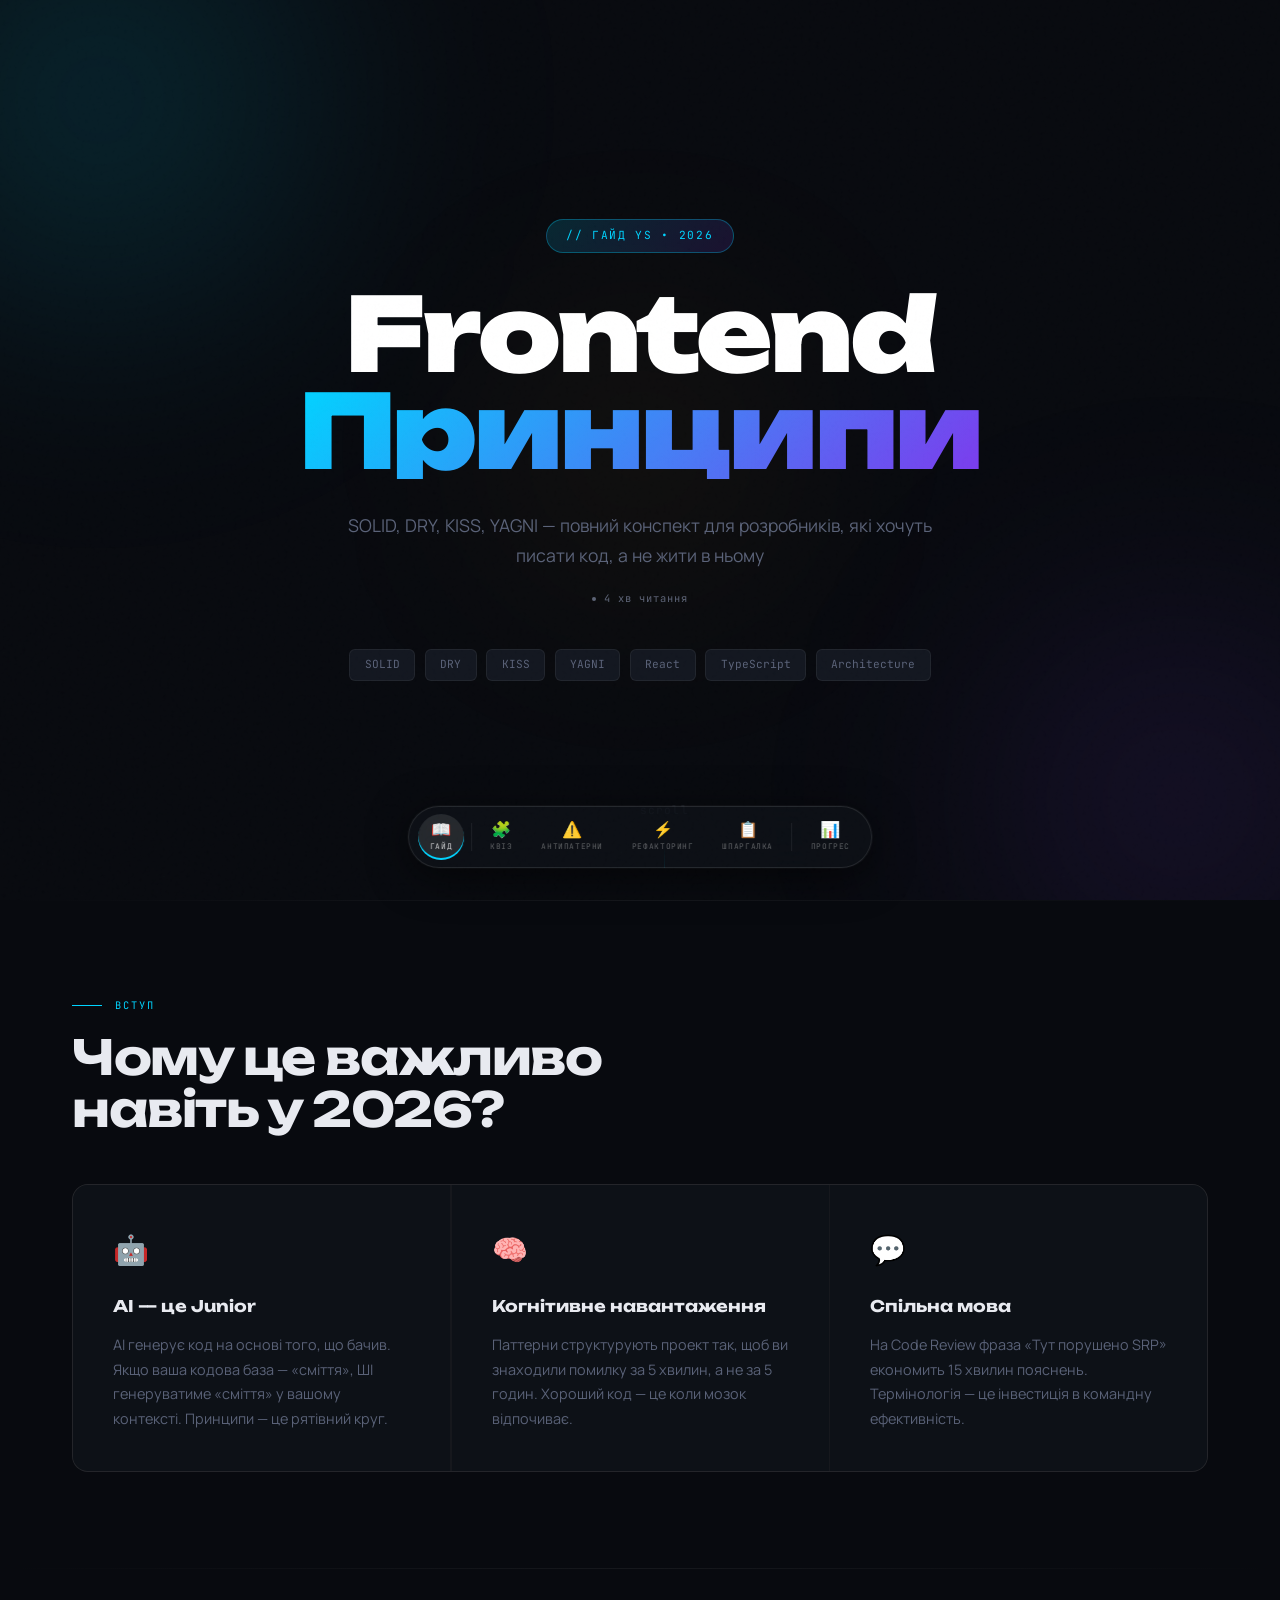
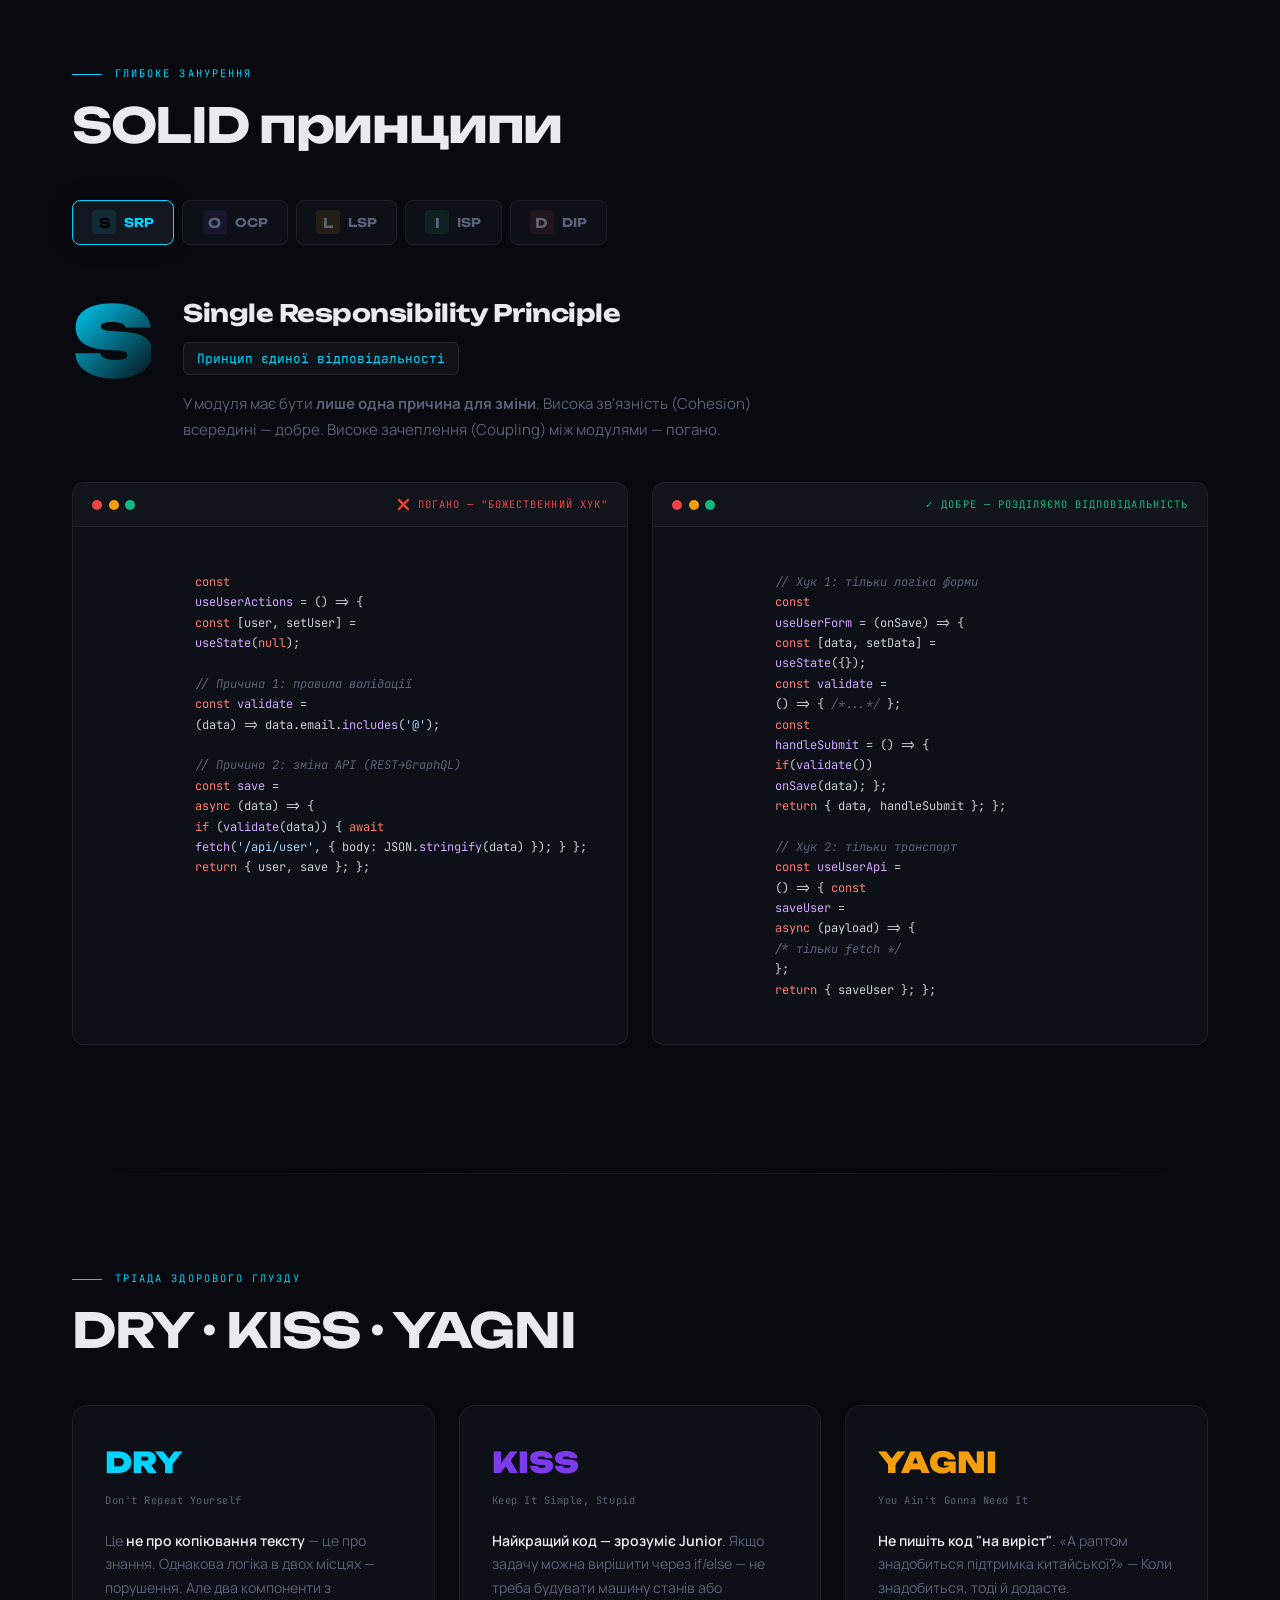
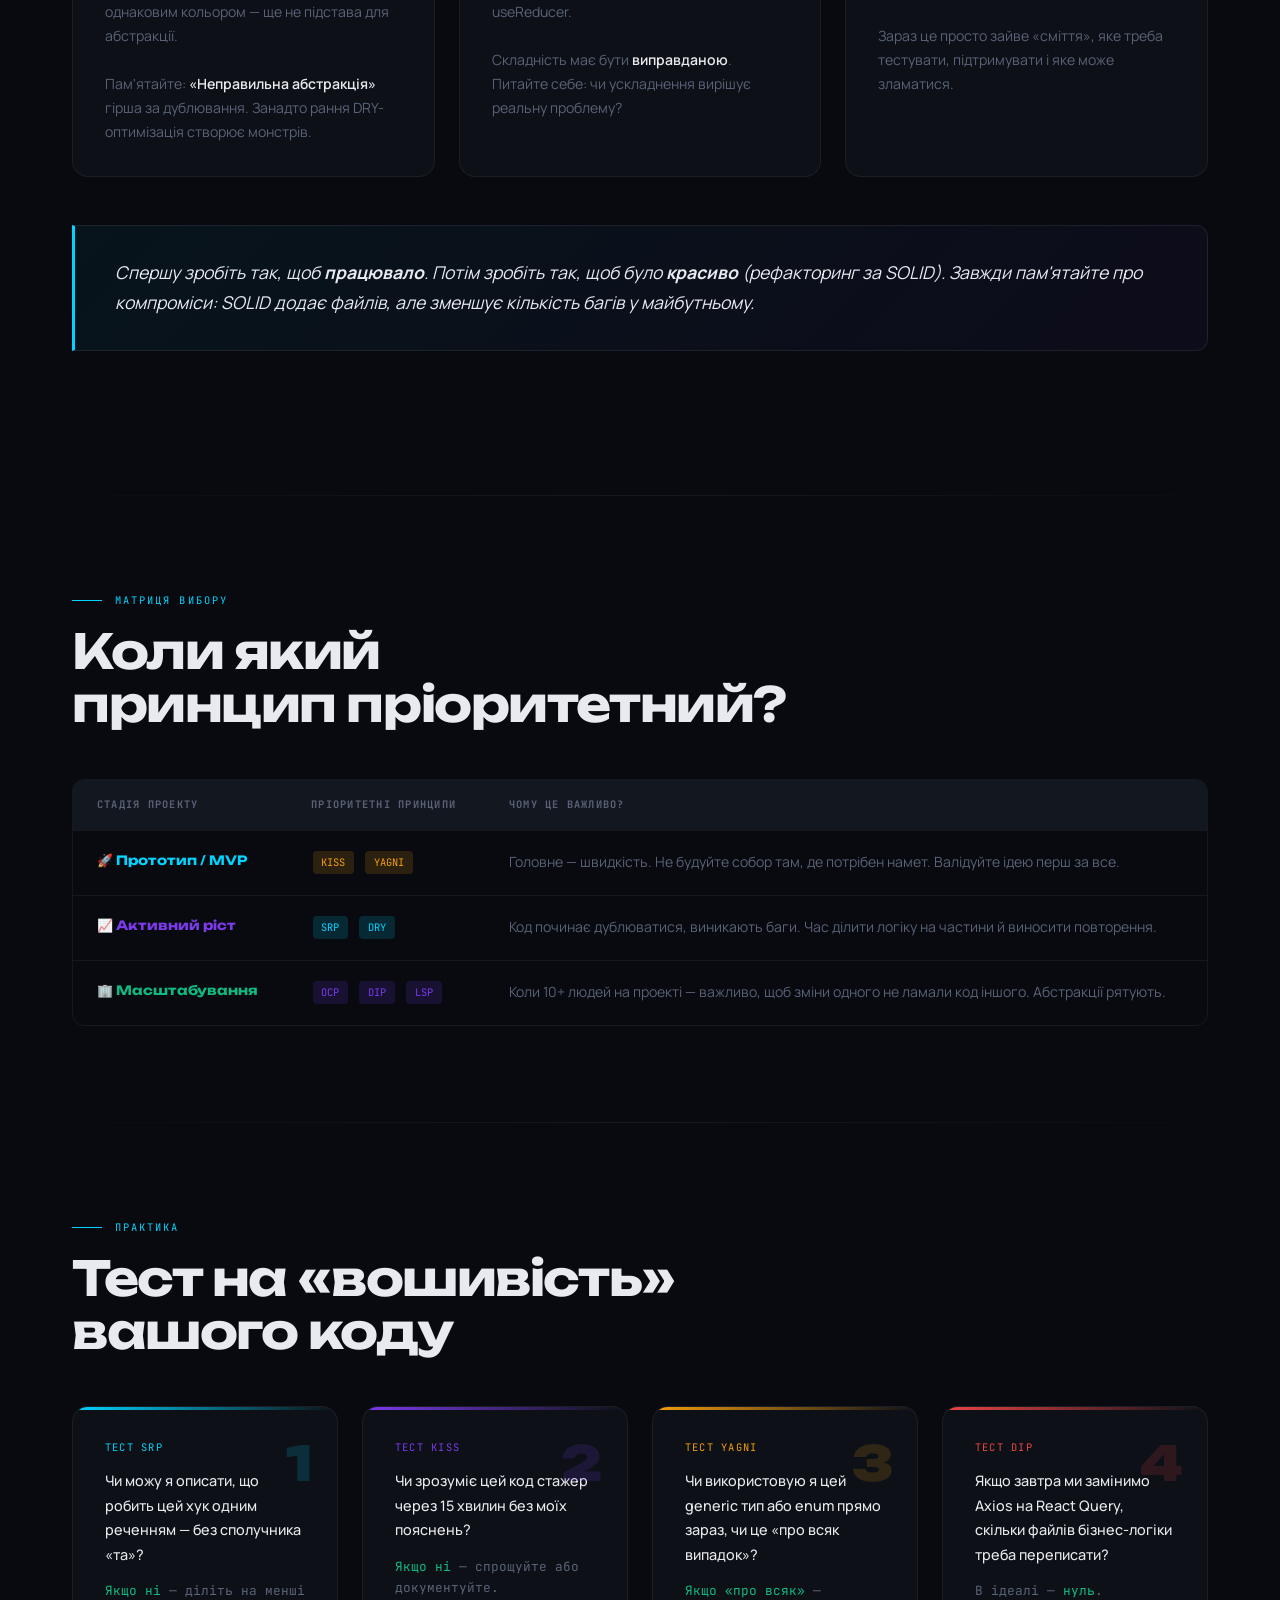
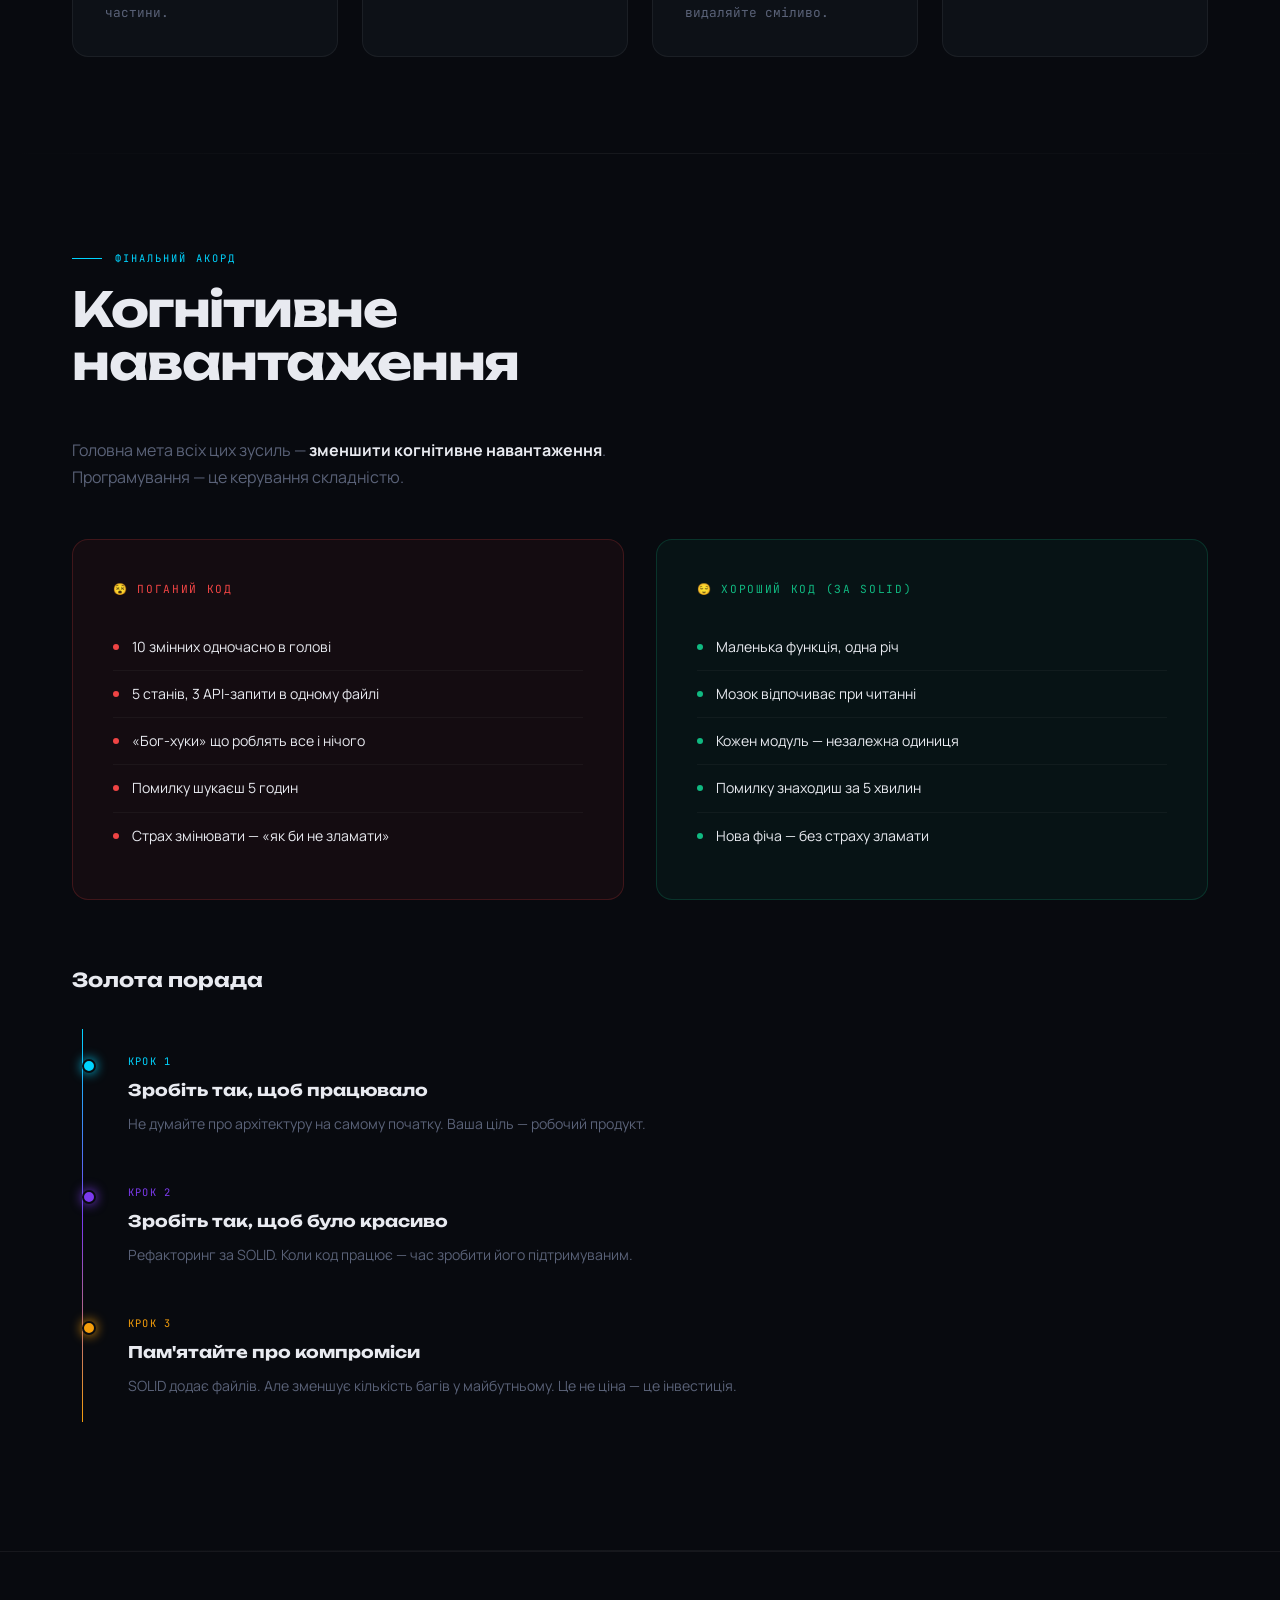
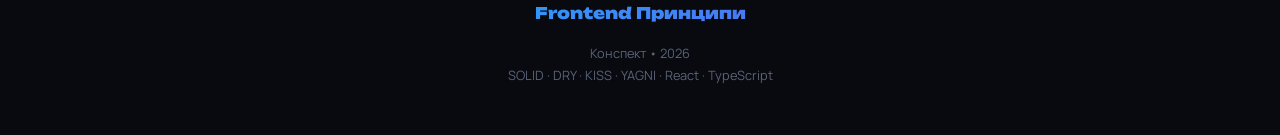
<file: index.html>
<!doctype html>
<html lang="uk">
  <head>
    <meta charset="UTF-8" />
    <meta name="viewport" content="width=device-width, initial-scale=1.0" />
    <title>Frontend Принципи</title>
    <link
      href="https://fonts.googleapis.com/css2?family=Unbounded:wght@300;400;700;900&family=JetBrains+Mono:wght@300;400;500&family=Manrope:wght@300;400;500;600&display=swap"
      rel="stylesheet"
    />
    <link rel="stylesheet" href="index.css" />
  </head>
  <body data-current="index">
    <!-- HERO -->
    <section class="hero">
      <div class="hero-orb hero-orb-1"></div>
      <div class="hero-orb hero-orb-2"></div>
      <div class="hero-orb hero-orb-3"></div>
      <div>
        <div class="hero-badge">// Гайд YS • 2026</div>
        <h1 class="hero-title">
          <span class="line1">Frontend</span>
          <span class="line2">Принципи</span>
        </h1>
        <p class="hero-sub">
          SOLID, DRY, KISS, YAGNI — повний конспект для розробників, які хочуть
          писати код, а не жити в ньому
        </p>
        <div class="read-time">
          <span class="read-time-dot"></span><span id="read-time-val">—</span>
        </div>

        <div class="hero-chips">
          <a class="chip" href="#solid">SOLID</a>
          <a class="chip" href="#trio">DRY</a>
          <a class="chip" href="#trio">KISS</a>
          <a class="chip" href="#trio">YAGNI</a>
          <a class="chip" href="#solid">React</a>
          <a class="chip" href="#solid">TypeScript</a>
          <a class="chip" href="#matrix">Architecture</a>
        </div>
      </div>
      <a class="scroll-hint" href="#why" style="text-decoration: none">
        <span>scroll</span>
        <div class="arrow"></div>
      </a>
    </section>

    <div class="divider"></div>

    <!-- WHY -->
    <section class="section" id="why">
      <div class="section-label">Вступ</div>
      <h2 class="section-title">Чому це важливо<br />навіть у 2026?</h2>
      <div class="why-grid">
        <div class="why-card" data-accent="cyan">
          <div class="why-icon">🤖</div>
          <div class="why-title">AI — це Junior</div>
          <p class="why-text">
            AI генерує код на основі того, що бачив. Якщо ваша кодова база —
            «сміття», ШІ генеруватиме «сміття» у вашому контексті. Принципи — це
            рятівний круг.
          </p>
        </div>
        <div class="why-card" data-accent="purple">
          <div class="why-icon">🧠</div>
          <div class="why-title">Когнітивне навантаження</div>
          <p class="why-text">
            Паттерни структурують проект так, щоб ви знаходили помилку за 5
            хвилин, а не за 5 годин. Хороший код — це коли мозок відпочиває.
          </p>
        </div>
        <div class="why-card" data-accent="amber">
          <div class="why-icon">💬</div>
          <div class="why-title">Спільна мова</div>
          <p class="why-text">
            На Code Review фраза «Тут порушено SRP» економить 15 хвилин
            пояснень. Термінологія — це інвестиція в командну ефективність.
          </p>
        </div>
      </div>
    </section>

    <div class="divider"></div>

    <!-- SOLID -->
    <section class="section" id="solid">
      <div class="section-label">Глибоке занурення</div>
      <h2 class="section-title">SOLID принципи</h2>

      <!-- NAV -->
      <div class="solid-nav" id="solid-nav">
        <button
          class="solid-btn active"
          data-target="srp"
          style="--btn-color: #00d4ff"
        >
          <span class="letter" style="background: rgba(0, 212, 255, 0.1)"
            >S</span
          >
          SRP
        </button>
        <button
          class="solid-btn"
          data-target="ocp"
          style="--btn-color: #7c3aed"
        >
          <span class="letter" style="background: rgba(124, 58, 237, 0.1)"
            >O</span
          >
          OCP
        </button>
        <button
          class="solid-btn"
          data-target="lsp"
          style="--btn-color: #f59e0b"
        >
          <span class="letter" style="background: rgba(245, 158, 11, 0.1)"
            >L</span
          >
          LSP
        </button>
        <button
          class="solid-btn"
          data-target="isp"
          style="--btn-color: #10b981"
        >
          <span class="letter" style="background: rgba(16, 185, 129, 0.1)"
            >I</span
          >
          ISP
        </button>
        <button
          class="solid-btn"
          data-target="dip"
          style="--btn-color: #ef4444"
        >
          <span class="letter" style="background: rgba(239, 68, 68, 0.1)"
            >D</span
          >
          DIP
        </button>
      </div>

      <!-- SRP -->
      <div class="solid-panel active" id="panel-srp">
        <div class="solid-header" style="--panel-color: #00d4ff">
          <div class="solid-letter-big">S</div>
          <div class="solid-info">
            <div class="solid-name">Single Responsibility Principle</div>
            <div class="solid-tagline">Принцип єдиної відповідальності</div>
            <p class="solid-desc">
              У модуля має бути <strong>лише одна причина для зміни</strong>.
              Висока зв'язність (Cohesion) всередині — добре. Високе зачеплення
              (Coupling) між модулями — погано.
            </p>
          </div>
        </div>
        <div class="solid-row">
          <div class="code-block">
            <div class="code-header">
              <div class="code-dots">
                <span></span><span></span><span></span>
              </div>
              <div class="code-label bad">❌ ПОГАНО — "Божественний хук"</div>
            </div>
            <div class="code-body">
              <span class="kw">const</span>
              <span class="fn">useUserActions</span> = () => {
              <span class="kw">const</span> [user, setUser] =
              <span class="fn">useState</span>(<span class="kw">null</span>);

              <span class="cm">// Причина 1: правила валідації</span>
              <span class="kw">const</span> <span class="fn">validate</span> =
              (data) => data.email.<span class="fn">includes</span>(<span
                class="str"
                >'@'</span
              >);

              <span class="cm">// Причина 2: зміна API (REST→GraphQL)</span>
              <span class="kw">const</span> <span class="fn">save</span> =
              <span class="kw">async</span> (data) => {
              <span class="kw">if</span> (<span class="fn">validate</span
              >(data)) { <span class="kw">await</span>
              <span class="fn">fetch</span>(<span class="str">'/api/user'</span
              >, { body: JSON.<span class="fn">stringify</span>(data) }); } };
              <span class="kw">return</span> { user, save }; };
            </div>
          </div>
          <div class="code-block">
            <div class="code-header">
              <div class="code-dots">
                <span></span><span></span><span></span>
              </div>
              <div class="code-label good">
                ✓ ДОБРЕ — Розділяємо відповідальність
              </div>
            </div>
            <div class="code-body">
              <span class="cm">// Хук 1: тільки логіка форми</span>
              <span class="kw">const</span>
              <span class="fn">useUserForm</span> = (onSave) => {
              <span class="kw">const</span> [data, setData] =
              <span class="fn">useState</span>({});
              <span class="kw">const</span> <span class="fn">validate</span> =
              () => { <span class="cm">/*...*/</span> };
              <span class="kw">const</span>
              <span class="fn">handleSubmit</span> = () => {
              <span class="kw">if</span>(<span class="fn">validate</span>())
              <span class="fn">onSave</span>(data); };
              <span class="kw">return</span> { data, handleSubmit }; };

              <span class="cm">// Хук 2: тільки транспорт</span>
              <span class="kw">const</span> <span class="fn">useUserApi</span> =
              () => { <span class="kw">const</span>
              <span class="fn">saveUser</span> =
              <span class="kw">async</span> (payload) => {
              <span class="cm">/* тільки fetch */</span>
              };
              <span class="kw">return</span> { saveUser }; };
            </div>
          </div>
        </div>
      </div>

      <!-- OCP -->
      <div class="solid-panel" id="panel-ocp">
        <div class="solid-header" style="--panel-color: #7c3aed">
          <div class="solid-letter-big" style="--panel-color: #7c3aed">O</div>
          <div class="solid-info">
            <div class="solid-name">Open/Closed Principle</div>
            <div class="solid-tagline">Принцип відкритості/закритості</div>
            <p class="solid-desc">
              Сутності мають бути
              <strong
                >відкриті для розширення, але закриті для модифікації</strong
              >. Нова фіча — без торкання старого робочого коду.
            </p>
          </div>
        </div>
        <div class="solid-row">
          <div class="code-block">
            <div class="code-header">
              <div class="code-dots">
                <span></span><span></span><span></span>
              </div>
              <div class="code-label bad">❌ ПОГАНО — Редагуємо щоразу</div>
            </div>
            <div class="code-body">
              <span class="cm">// При кожній новій ролі — лізем сюди</span>
              <span class="kw">const</span>
              <span class="fn">checkAccess</span> = (user) => {
              <span class="kw">if</span> (user.role <span class="op">===</span>
              <span class="str">'admin'</span>) <span class="kw">return</span>
              <span class="kw">true</span>;
              <span class="kw">if</span> (user.role <span class="op">===</span>
              <span class="str">'editor'</span>)
              <span class="kw">return</span> user.hasPermission;
              <span class="kw">if</span> (user.role <span class="op">===</span>
              <span class="str">'guest'</span>) <span class="kw">return</span>
              <span class="kw">false</span>; };
            </div>
          </div>
          <div class="code-block">
            <div class="code-header">
              <div class="code-dots">
                <span></span><span></span><span></span>
              </div>
              <div class="code-label good">
                ✓ ДОБРЕ — Стратегія через конфіг
              </div>
            </div>
            <div class="code-body">
              <span class="cm">// Нова роль = просто нове поле</span>
              <span class="kw">const</span> ROLES_STRATEGY = {
              <span class="fn">admin</span>: () => <span class="kw">true</span>,
              <span class="fn">editor</span>: (user) => user.hasPermission,
              <span class="fn">guest</span>: () =>
              <span class="kw">false</span>,
              <span class="cm">// + superadmin: () => true</span>
              };

              <span class="kw">const</span>
              <span class="fn">checkAccess</span> = (user) => {
              <span class="kw">return</span> ROLES_STRATEGY[user.role] ?.<span
                class="fn"
                >(user)</span
              >
              ?? <span class="kw">false</span>; };
              <span class="cm">// checkAccess — не змінюється ніколи!</span>
            </div>
          </div>
        </div>
      </div>

      <!-- LSP -->
      <div class="solid-panel" id="panel-lsp">
        <div class="solid-header" style="--panel-color: #f59e0b">
          <div class="solid-letter-big" style="--panel-color: #f59e0b">L</div>
          <div class="solid-info">
            <div class="solid-name">Liskov Substitution Principle</div>
            <div class="solid-tagline">Принцип підстановки Лісков</div>
            <p class="solid-desc">
              Компоненти-обгортки
              <strong>не повинні ламати очікувану поведінку</strong> базових
              компонентів. Підклас завжди замінний базовим класом.
            </p>
          </div>
        </div>
        <div class="solid-row">
          <div class="code-block">
            <div class="code-header">
              <div class="code-dots">
                <span></span><span></span><span></span>
              </div>
              <div class="code-label bad">❌ ПОГАНО — Контракт порушено</div>
            </div>
            <div class="code-body">
              <span class="kw">interface</span>
              <span class="ty">ButtonProps</span> { onClick: () =>
              <span class="kw">void</span>; label:
              <span class="kw">string</span>; }

              <span class="cm">// Забули onClick або змінили сенс</span>
              <span class="kw">const</span>
              <span class="fn">DeleteButton</span> = ( { label }: { label:
              <span class="kw">string</span> } ) => {
              <span class="kw">return</span> ( &lt;<span class="ty"
                >button</span
              >
              onClick={() => <span class="fn">confirm</span>(<span class="str"
                >'Впевнені?'</span
              >)} &gt; {label} &lt;/<span class="ty">button</span>&gt; ); };
            </div>
          </div>
          <div class="code-block">
            <div class="code-header">
              <div class="code-dots">
                <span></span><span></span><span></span>
              </div>
              <div class="code-label good">✓ ДОБРЕ — Контракт збережено</div>
            </div>
            <div class="code-body">
              <span class="cm">// Зберігаємо повний контракт</span>
              <span class="kw">const</span> <span class="fn">IconButton</span> =
              ({ icon, ...props }: <span class="ty">ButtonProps</span> & { icon:
              <span class="kw">string</span> }) => {
              <span class="kw">return</span> ( &lt;<span class="ty"
                >button</span
              >
              {...props}&gt; &lt;<span class="ty">Icon</span> name={icon} /&gt;
              {props.label} &lt;/<span class="ty">button</span>&gt; ); };
              <span class="cm">// onClick прокидається через ...props</span>
            </div>
          </div>
        </div>
      </div>

      <!-- ISP -->
      <div class="solid-panel" id="panel-isp">
        <div class="solid-header" style="--panel-color: #10b981">
          <div class="solid-letter-big" style="--panel-color: #10b981">I</div>
          <div class="solid-info">
            <div class="solid-name">Interface Segregation Principle</div>
            <div class="solid-tagline">Принцип розділення інтерфейсу</div>
            <p class="solid-desc">
              Клієнти
              <strong
                >не повинні залежати від інтерфейсів, які не
                використовують</strong
              >. Краще багато маленьких інтерфейсів, ніж один "товстий".
            </p>
          </div>
        </div>
        <div class="solid-row">
          <div class="code-block">
            <div class="code-header">
              <div class="code-dots">
                <span></span><span></span><span></span>
              </div>
              <div class="code-label bad">❌ ПОГАНО — Зайва залежність</div>
            </div>
            <div class="code-body">
              <span class="cm">// Avatar отримує весь User об'єкт,</span>
              <span class="cm">// хоча потрібен лише URL</span>
              <span class="kw">const</span> <span class="fn">Avatar</span> = ( {
              user }: { user: <span class="ty">User</span> } ) => {
              <span class="kw">return</span> ( &lt;<span class="ty">img</span>
              src={user.settings.profile.avatarUrl} /&gt; ); };
              <span class="cm"
                >// Тепер Avatar знає про User і залежить від нього!</span
              >
            </div>
          </div>
          <div class="code-block">
            <div class="code-header">
              <div class="code-dots">
                <span></span><span></span><span></span>
              </div>
              <div class="code-label good">✓ ДОБРЕ — Мінімальна залежність</div>
            </div>
            <div class="code-body">
              <span class="cm">// Залежимо лише від потрібного</span>
              <span class="kw">const</span> <span class="fn">Avatar</span> = ( {
              src }: { src: <span class="kw">string</span> } ) => {
              <span class="kw">return</span> &lt;<span class="ty">img</span>
              src={src} /&gt;; };

              <span class="cm">// Виклик:</span>
              &lt;<span class="ty">Avatar</span>
              src={user.settings.profile.avatarUrl} /&gt;
              <span class="cm">// Avatar не знає про User — він вільний!</span>
            </div>
          </div>
        </div>
      </div>

      <!-- DIP -->
      <div class="solid-panel" id="panel-dip">
        <div class="solid-header" style="--panel-color: #ef4444">
          <div class="solid-letter-big" style="--panel-color: #ef4444">D</div>
          <div class="solid-info">
            <div class="solid-name">Dependency Inversion Principle</div>
            <div class="solid-tagline">Принцип інверсії залежностей</div>
            <p class="solid-desc">
              Модулі верхнього рівня
              <strong>не залежать від нижнього рівня</strong>. Не імпортуйте
              axios або localStorage прямо в бізнес-логіку — передавайте як
              залежність.
            </p>
          </div>
        </div>
        <div class="solid-row">
          <div class="code-block">
            <div class="code-header">
              <div class="code-dots">
                <span></span><span></span><span></span>
              </div>
              <div class="code-label bad">❌ ПОГАНО — Жорстка залежність</div>
            </div>
            <div class="code-body">
              <span class="kw">import</span> axios <span class="kw">from</span>
              <span class="str">'axios'</span>;

              <span class="cm">// Бізнес-логіка знає про axios!</span>
              <span class="kw">const</span>
              <span class="fn">getBonusPoints</span> = (price:
              <span class="kw">number</span>) => {
              <span class="cm">// Жорстко прив'язані до axios</span>
              <span class="kw">const</span> rate = <span class="num">0.1</span>;
              <span class="kw">return</span> price * rate; };
              <span class="cm"
                >// Замінити axios на fetch = переписати все</span
              >
            </div>
          </div>
          <div class="code-block">
            <div class="code-header">
              <div class="code-dots">
                <span></span><span></span><span></span>
              </div>
              <div class="code-label good">
                ✓ ДОБРЕ — Залежність через абстракцію
              </div>
            </div>
            <div class="code-body">
              <span class="cm">// Бізнес-логіка не знає про транспорт</span>
              <span class="kw">const</span>
              <span class="fn">getBonusPoints</span> = ( price:
              <span class="kw">number</span>, calculator: (v:
              <span class="kw">number</span>) => <span class="kw">number</span>
              ) => {
              <span class="kw">return</span>
              <span class="fn">calculator</span>(price); };

              <span class="cm">// Реалізація — окремо</span>
              <span class="kw">const</span> <span class="fn">simpleCalc</span> =
              (p) => p * <span class="num">0.1</span>;

              <span class="cm">// Виклик:</span>
              <span class="fn">getBonusPoints</span>(<span class="num">100</span
              >, simpleCalc);
            </div>
          </div>
        </div>
      </div>
    </section>

    <div class="divider"></div>

    <!-- DRY KISS YAGNI -->
    <section class="section" id="trio">
      <div class="section-label">Тріада здорового глузду</div>
      <h2 class="section-title">DRY · KISS · YAGNI</h2>

      <div class="trio-grid">
        <div class="trio-card" style="--tc-color: #00d4ff">
          <div class="trio-acronym">DRY</div>
          <div class="trio-full">Don't Repeat Yourself</div>
          <p class="trio-body">
            Це <strong>не про копіювання тексту</strong> — це про знання.
            Однакова логіка в двох місцях — порушення. Але два компоненти з
            однаковим кольором — ще не підстава для абстракції.<br /><br />
            Пам'ятайте: <strong>«Неправильна абстракція»</strong> гірша за
            дублювання. Занадто рання DRY-оптимізація створює монстрів.
          </p>
        </div>
        <div class="trio-card" style="--tc-color: #7c3aed">
          <div class="trio-acronym">KISS</div>
          <div class="trio-full">Keep It Simple, Stupid</div>
          <p class="trio-body">
            <strong>Найкращий код — зрозуміє Junior</strong>. Якщо задачу можна
            вирішити через if/else — не треба будувати машину станів або
            useReducer.<br /><br />
            Складність має бути <strong>виправданою</strong>. Питайте себе: чи
            ускладнення вирішує реальну проблему?
          </p>
        </div>
        <div class="trio-card" style="--tc-color: #f59e0b">
          <div class="trio-acronym">YAGNI</div>
          <div class="trio-full">You Ain't Gonna Need It</div>
          <p class="trio-body">
            <strong>Не пишіть код "на виріст"</strong>. «А раптом знадобиться
            підтримка китайської?» — Коли знадобиться, тоді й додасте.<br /><br />
            Зараз це просто зайве «сміття», яке треба тестувати, підтримувати і
            яке може зламатися.
          </p>
        </div>
      </div>

      <div class="quote-block">
        Спершу зробіть так, щоб <strong>працювало</strong>. Потім зробіть так,
        щоб було <strong>красиво</strong> (рефакторинг за SOLID). Завжди
        пам'ятайте про компроміси: SOLID додає файлів, але зменшує кількість
        багів у майбутньому.
      </div>
    </section>

    <div class="divider"></div>

    <!-- MATRIX -->
    <section class="section" id="matrix">
      <div class="section-label">Матриця вибору</div>
      <h2 class="section-title">Коли який<br />принцип пріоритетний?</h2>

      <div class="matrix-wrap">
        <table>
          <thead>
            <tr>
              <th>Стадія проекту</th>
              <th>Пріоритетні принципи</th>
              <th>Чому це важливо?</th>
            </tr>
          </thead>
          <tbody>
            <tr>
              <td>
                <div class="td-stage" style="color: #00d4ff">
                  🚀 Прототип / MVP
                </div>
              </td>
              <td class="td-principles">
                <span
                  class="badge-p"
                  style="background: rgba(245, 158, 11, 0.15); color: #f59e0b"
                  >KISS</span
                >
                <span
                  class="badge-p"
                  style="background: rgba(245, 158, 11, 0.15); color: #f59e0b"
                  >YAGNI</span
                >
              </td>
              <td style="color: var(--muted)">
                Головне — швидкість. Не будуйте собор там, де потрібен намет.
                Валідуйте ідею перш за все.
              </td>
            </tr>
            <tr>
              <td>
                <div class="td-stage" style="color: #7c3aed">
                  📈 Активний ріст
                </div>
              </td>
              <td class="td-principles">
                <span
                  class="badge-p"
                  style="background: rgba(0, 212, 255, 0.15); color: #00d4ff"
                  >SRP</span
                >
                <span
                  class="badge-p"
                  style="background: rgba(0, 212, 255, 0.15); color: #00d4ff"
                  >DRY</span
                >
              </td>
              <td style="color: var(--muted)">
                Код починає дублюватися, виникають баги. Час ділити логіку на
                частини й виносити повторення.
              </td>
            </tr>
            <tr>
              <td>
                <div class="td-stage" style="color: #10b981">
                  🏢 Масштабування
                </div>
              </td>
              <td class="td-principles">
                <span
                  class="badge-p"
                  style="background: rgba(124, 58, 237, 0.15); color: #7c3aed"
                  >OCP</span
                >
                <span
                  class="badge-p"
                  style="background: rgba(124, 58, 237, 0.15); color: #7c3aed"
                  >DIP</span
                >
                <span
                  class="badge-p"
                  style="background: rgba(124, 58, 237, 0.15); color: #7c3aed"
                  >LSP</span
                >
              </td>
              <td style="color: var(--muted)">
                Коли 10+ людей на проекті — важливо, щоб зміни одного не ламали
                код іншого. Абстракції рятують.
              </td>
            </tr>
          </tbody>
        </table>
      </div>
    </section>

    <div class="divider"></div>

    <!-- TESTS -->
    <section class="section" id="tests">
      <div class="section-label">Практика</div>
      <h2 class="section-title">Тест на «вошивість»<br />вашого коду</h2>

      <div class="tests-grid">
        <div class="test-card" style="--tc-clr: #00d4ff">
          <div class="test-num">1</div>
          <div class="test-tag">Тест SRP</div>
          <div class="test-question">
            Чи можу я описати, що робить цей хук одним реченням — без сполучника
            «та»?
          </div>
          <div class="test-hint">
            <span>Якщо ні</span> — діліть на менші частини.
          </div>
        </div>
        <div class="test-card" style="--tc-clr: #7c3aed">
          <div class="test-num">2</div>
          <div class="test-tag">Тест KISS</div>
          <div class="test-question">
            Чи зрозуміє цей код стажер через 15 хвилин без моїх пояснень?
          </div>
          <div class="test-hint">
            <span>Якщо ні</span> — спрощуйте або документуйте.
          </div>
        </div>
        <div class="test-card" style="--tc-clr: #f59e0b">
          <div class="test-num">3</div>
          <div class="test-tag">Тест YAGNI</div>
          <div class="test-question">
            Чи використовую я цей generic тип або enum прямо зараз, чи це «про
            всяк випадок»?
          </div>
          <div class="test-hint">
            <span>Якщо «про всяк»</span> — видаляйте сміливо.
          </div>
        </div>
        <div class="test-card" style="--tc-clr: #ef4444">
          <div class="test-num">4</div>
          <div class="test-tag">Тест DIP</div>
          <div class="test-question">
            Якщо завтра ми замінимо Axios на React Query, скільки файлів
            бізнес-логіки треба переписати?
          </div>
          <div class="test-hint">В ідеалі — <span>нуль</span>.</div>
        </div>
      </div>
    </section>

    <div class="divider"></div>

    <!-- COGNITIVE -->
    <section class="section" id="cognitive">
      <div class="section-label">Фінальний акорд</div>
      <h2 class="section-title">Когнітивне<br />навантаження</h2>

      <p
        style="
          color: var(--muted);
          max-width: 640px;
          margin-bottom: 3rem;
          font-size: 1rem;
        "
      >
        Головна мета всіх цих зусиль —
        <strong style="color: var(--text)"
          >зменшити когнітивне навантаження</strong
        >. Програмування — це керування складністю.
      </p>

      <div class="cognitive-split">
        <div class="cog-card bad">
          <div class="cog-label">😵 Поганий код</div>
          <div class="cog-item">
            <div class="cog-dot"></div>
            10 змінних одночасно в голові
          </div>
          <div class="cog-item">
            <div class="cog-dot"></div>
            5 станів, 3 API-запити в одному файлі
          </div>
          <div class="cog-item">
            <div class="cog-dot"></div>
            «Бог-хуки» що роблять все і нічого
          </div>
          <div class="cog-item">
            <div class="cog-dot"></div>
            Помилку шукаєш 5 годин
          </div>
          <div class="cog-item">
            <div class="cog-dot"></div>
            Страх змінювати — «як би не зламати»
          </div>
        </div>
        <div class="cog-card good">
          <div class="cog-label">😌 Хороший код (за SOLID)</div>
          <div class="cog-item">
            <div class="cog-dot"></div>
            Маленька функція, одна річ
          </div>
          <div class="cog-item">
            <div class="cog-dot"></div>
            Мозок відпочиває при читанні
          </div>
          <div class="cog-item">
            <div class="cog-dot"></div>
            Кожен модуль — незалежна одиниця
          </div>
          <div class="cog-item">
            <div class="cog-dot"></div>
            Помилку знаходиш за 5 хвилин
          </div>
          <div class="cog-item">
            <div class="cog-dot"></div>
            Нова фіча — без страху зламати
          </div>
        </div>
      </div>

      <!-- TIMELINE -->
      <h3
        style="
          font-family: 'Unbounded', sans-serif;
          font-size: 1.2rem;
          font-weight: 700;
          margin-top: 4rem;
          margin-bottom: 0.5rem;
        "
      >
        Золота порада
      </h3>
      <div class="timeline">
        <div class="tl-item" style="--tl-color: #00d4ff">
          <div class="tl-step">Крок 1</div>
          <div class="tl-title">Зробіть так, щоб працювало</div>
          <p class="tl-text">
            Не думайте про архітектуру на самому початку. Ваша ціль — робочий
            продукт.
          </p>
        </div>
        <div class="tl-item" style="--tl-color: #7c3aed">
          <div class="tl-step">Крок 2</div>
          <div class="tl-title">Зробіть так, щоб було красиво</div>
          <p class="tl-text">
            Рефакторинг за SOLID. Коли код працює — час зробити його
            підтримуваним.
          </p>
        </div>
        <div class="tl-item" style="--tl-color: #f59e0b">
          <div class="tl-step">Крок 3</div>
          <div class="tl-title">Пам'ятайте про компроміси</div>
          <p class="tl-text">
            SOLID додає файлів. Але зменшує кількість багів у майбутньому. Це не
            ціна — це інвестиція.
          </p>
        </div>
      </div>
    </section>

    <!-- FOOTER -->
    <div class="divider"></div>
    <footer class="footer">
      <div class="footer-logo">Frontend Принципи</div>
      <p class="footer-text">
        Конспект • 2026<br />SOLID · DRY · KISS · YAGNI · React · TypeScript
      </p>
    </footer>

    <!-- GLOBAL NAV -->
    <nav class="gnav" id="gnav">
      <a class="gnav-item" href="index.html" data-page="index">
        <span class="gnav-icon">📖</span>
        <span class="gnav-label">Гайд</span>
      </a>
      <div class="gnav-sep"></div>
      <a class="gnav-item" href="quiz.html" data-page="quiz">
        <span class="gnav-icon">🧩</span>
        <span class="gnav-label">Квіз</span>
      </a>
      <a class="gnav-item" href="antipatterns.html" data-page="antipatterns">
        <span class="gnav-icon">⚠️</span>
        <span class="gnav-label">Антипатерни</span>
      </a>
      <a class="gnav-item" href="refactoring.html" data-page="refactoring">
        <span class="gnav-icon">⚡</span>
        <span class="gnav-label">Рефакторинг</span>
      </a>
      <a class="gnav-item" href="cheatsheet.html" data-page="cheatsheet">
        <span class="gnav-icon">📋</span>
        <span class="gnav-label">Шпаргалка</span>
      </a>
      <div class="gnav-sep"></div>
      <a class="gnav-item" href="tracker.html" data-page="tracker">
        <span class="gnav-prog"></span>
        <span class="gnav-icon">📊</span>
        <span class="gnav-label">Прогрес</span>
      </a>
    </nav>
    <script type="module" src="./index.js"></script>
  </body>
</html>
</file>
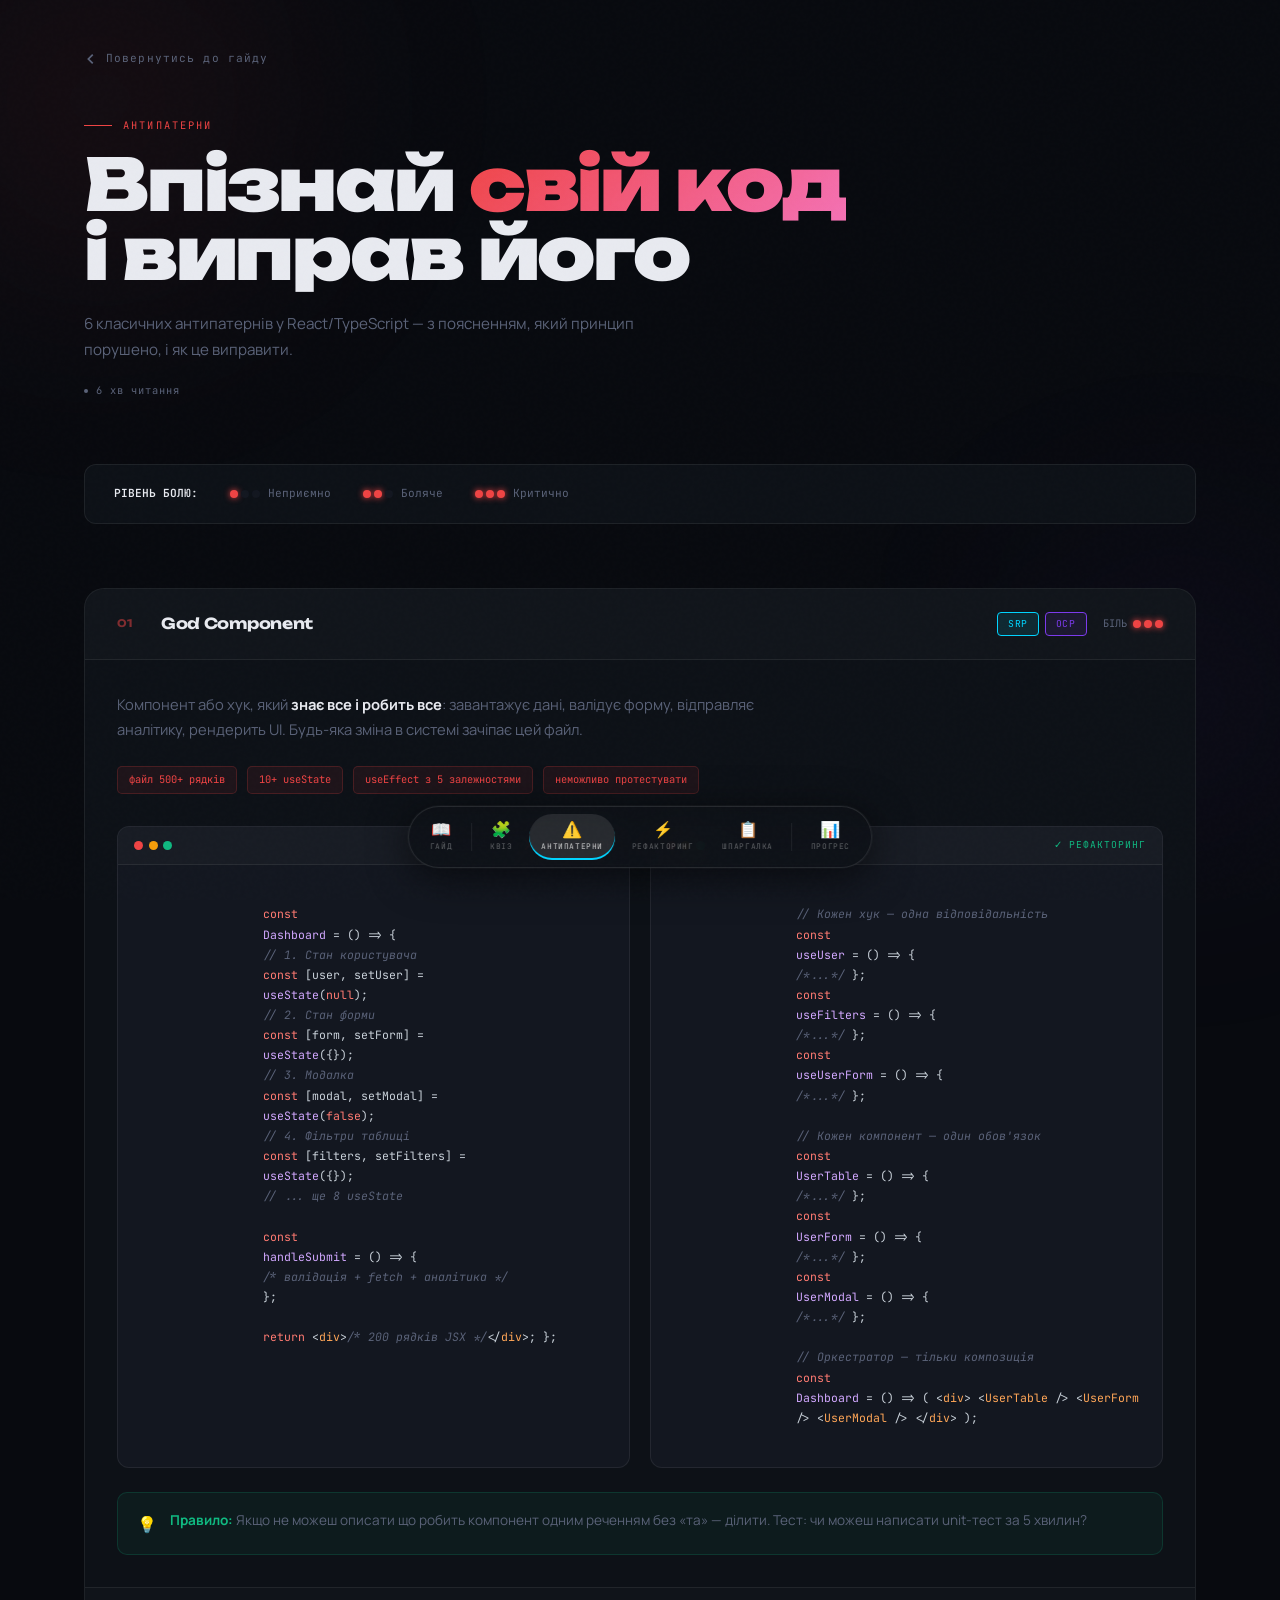
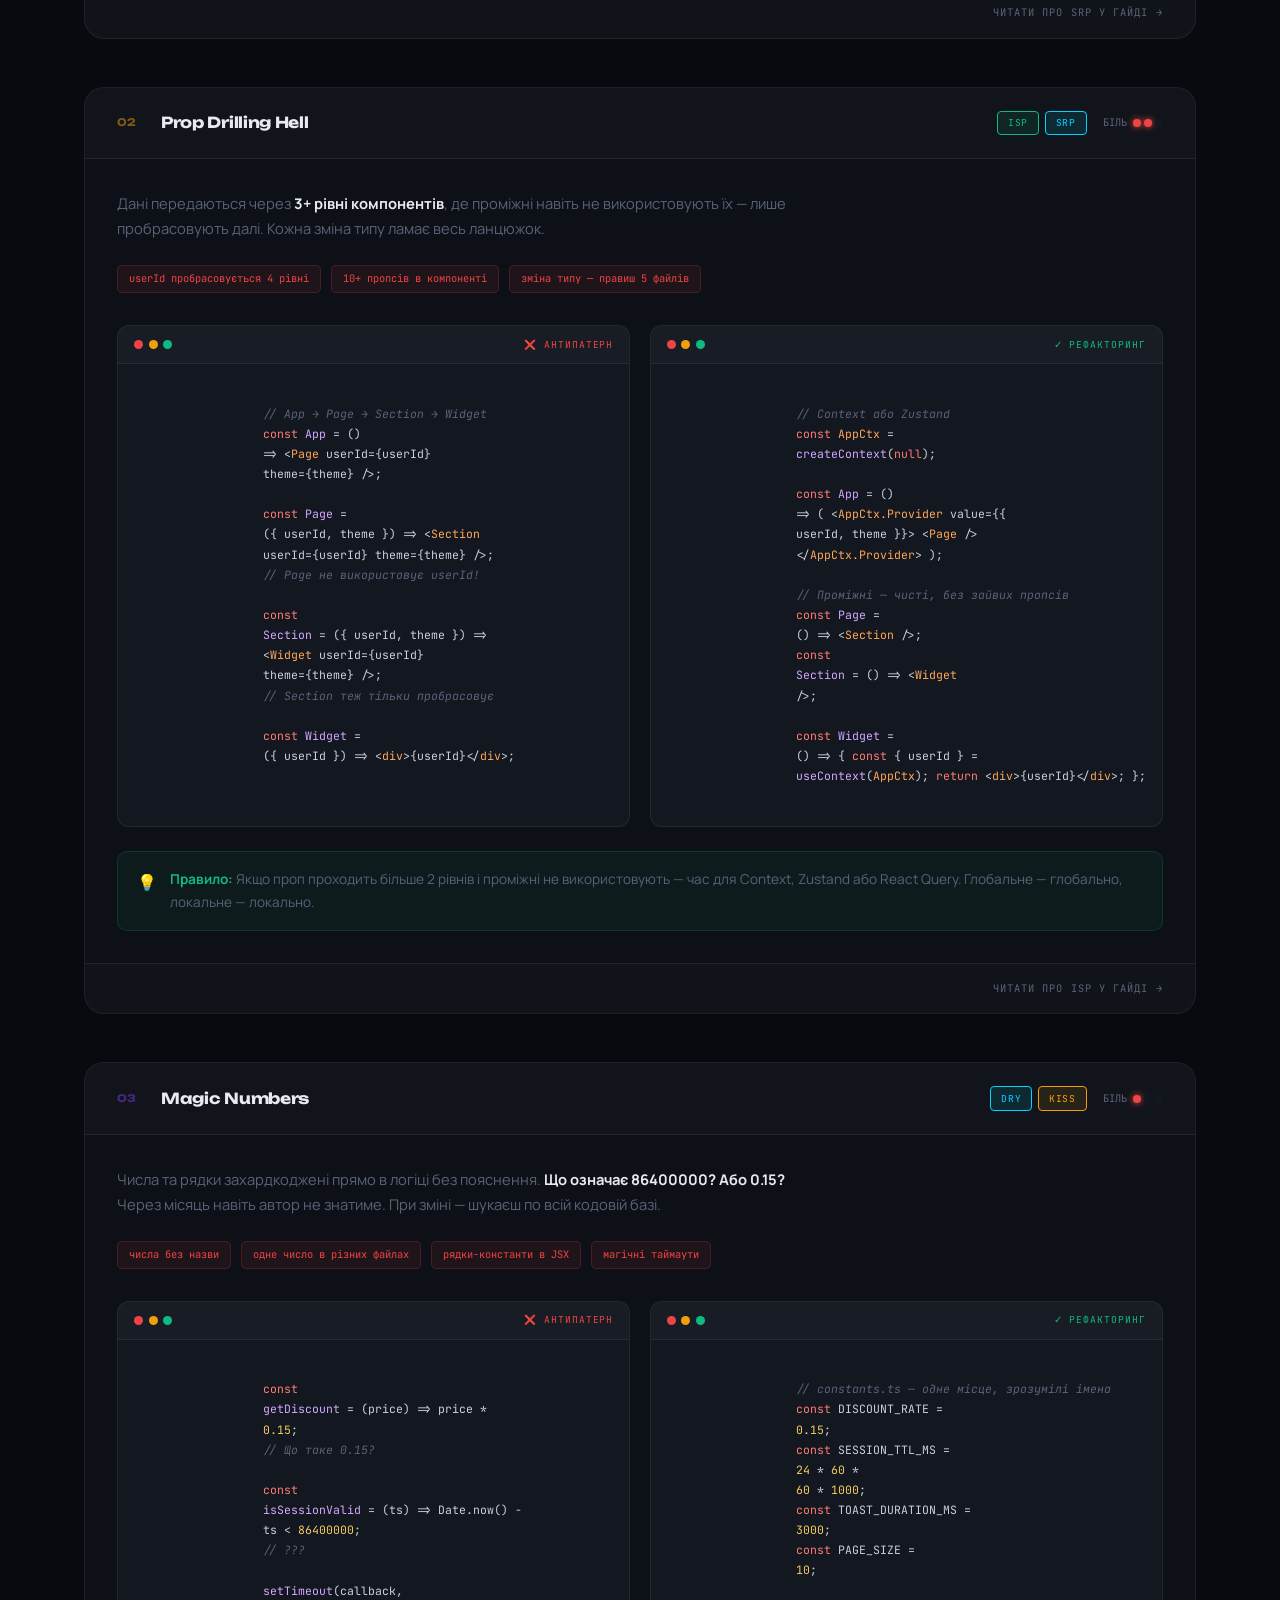
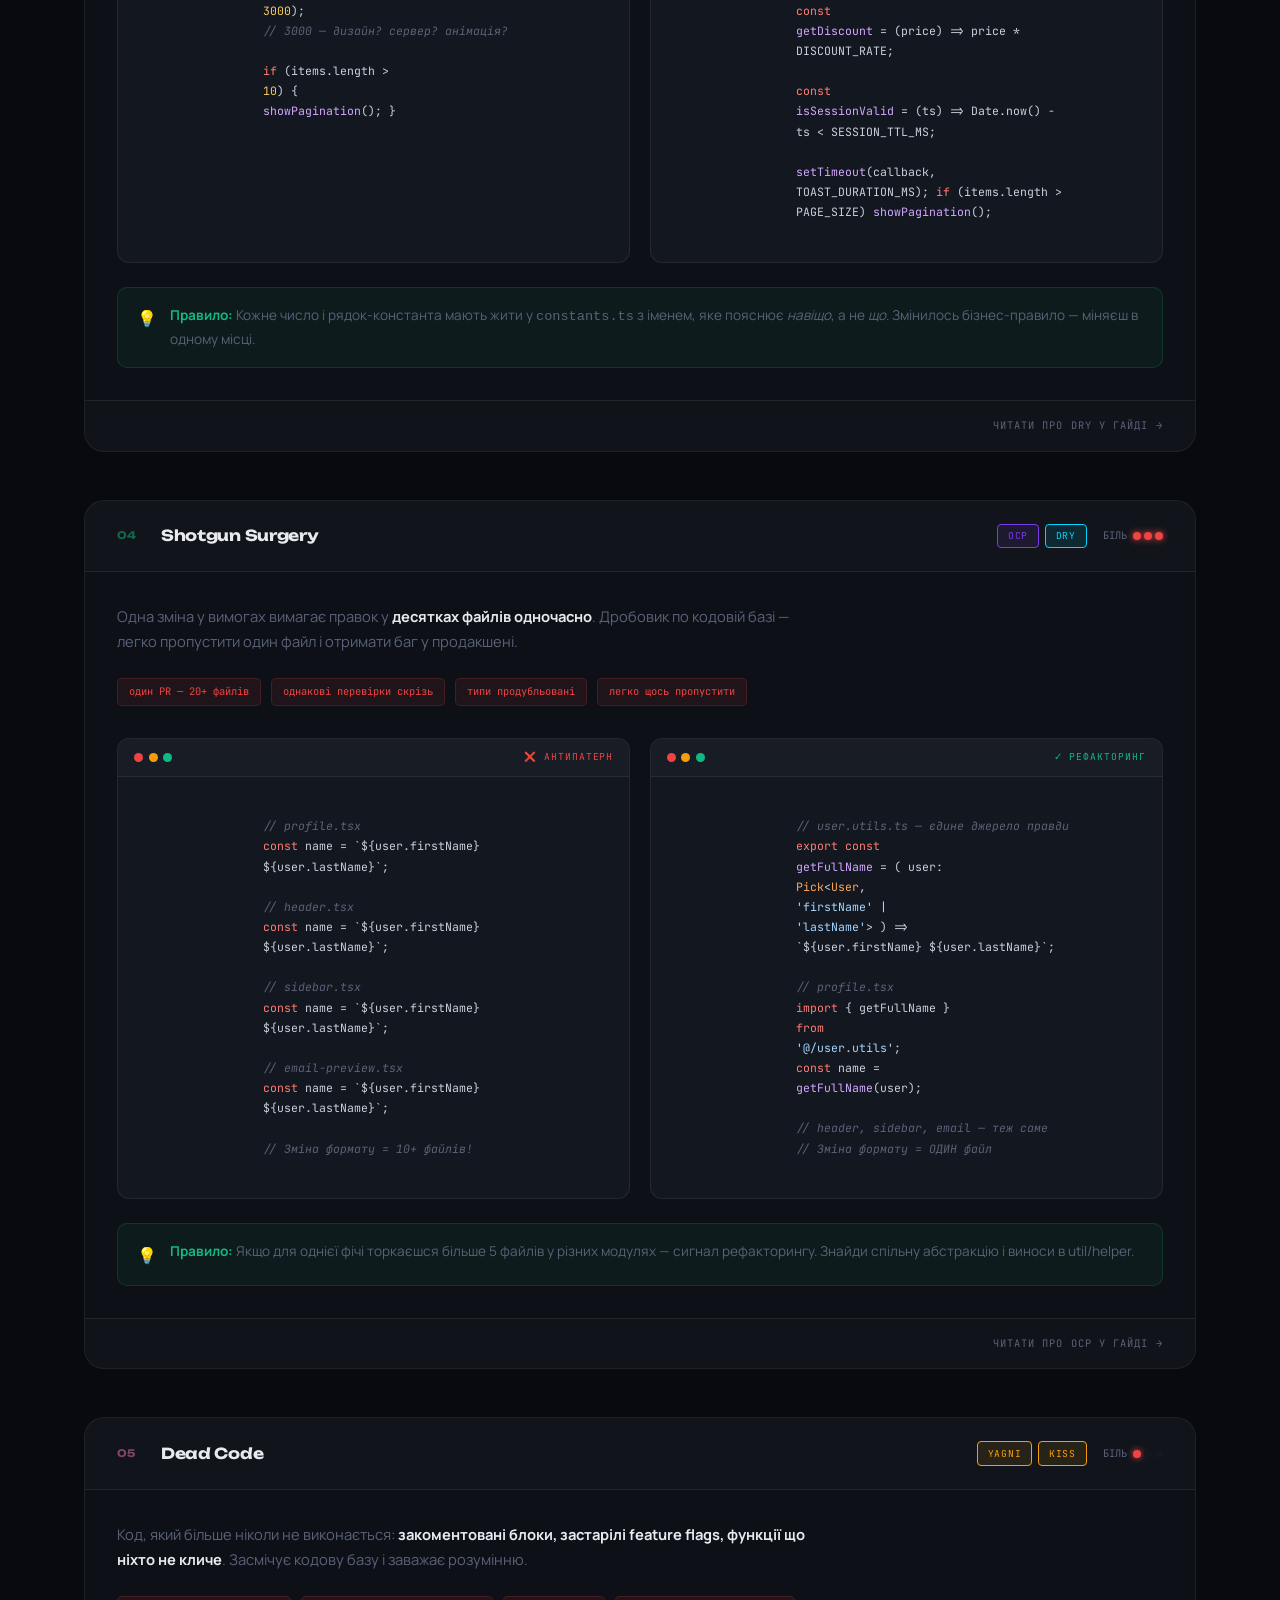
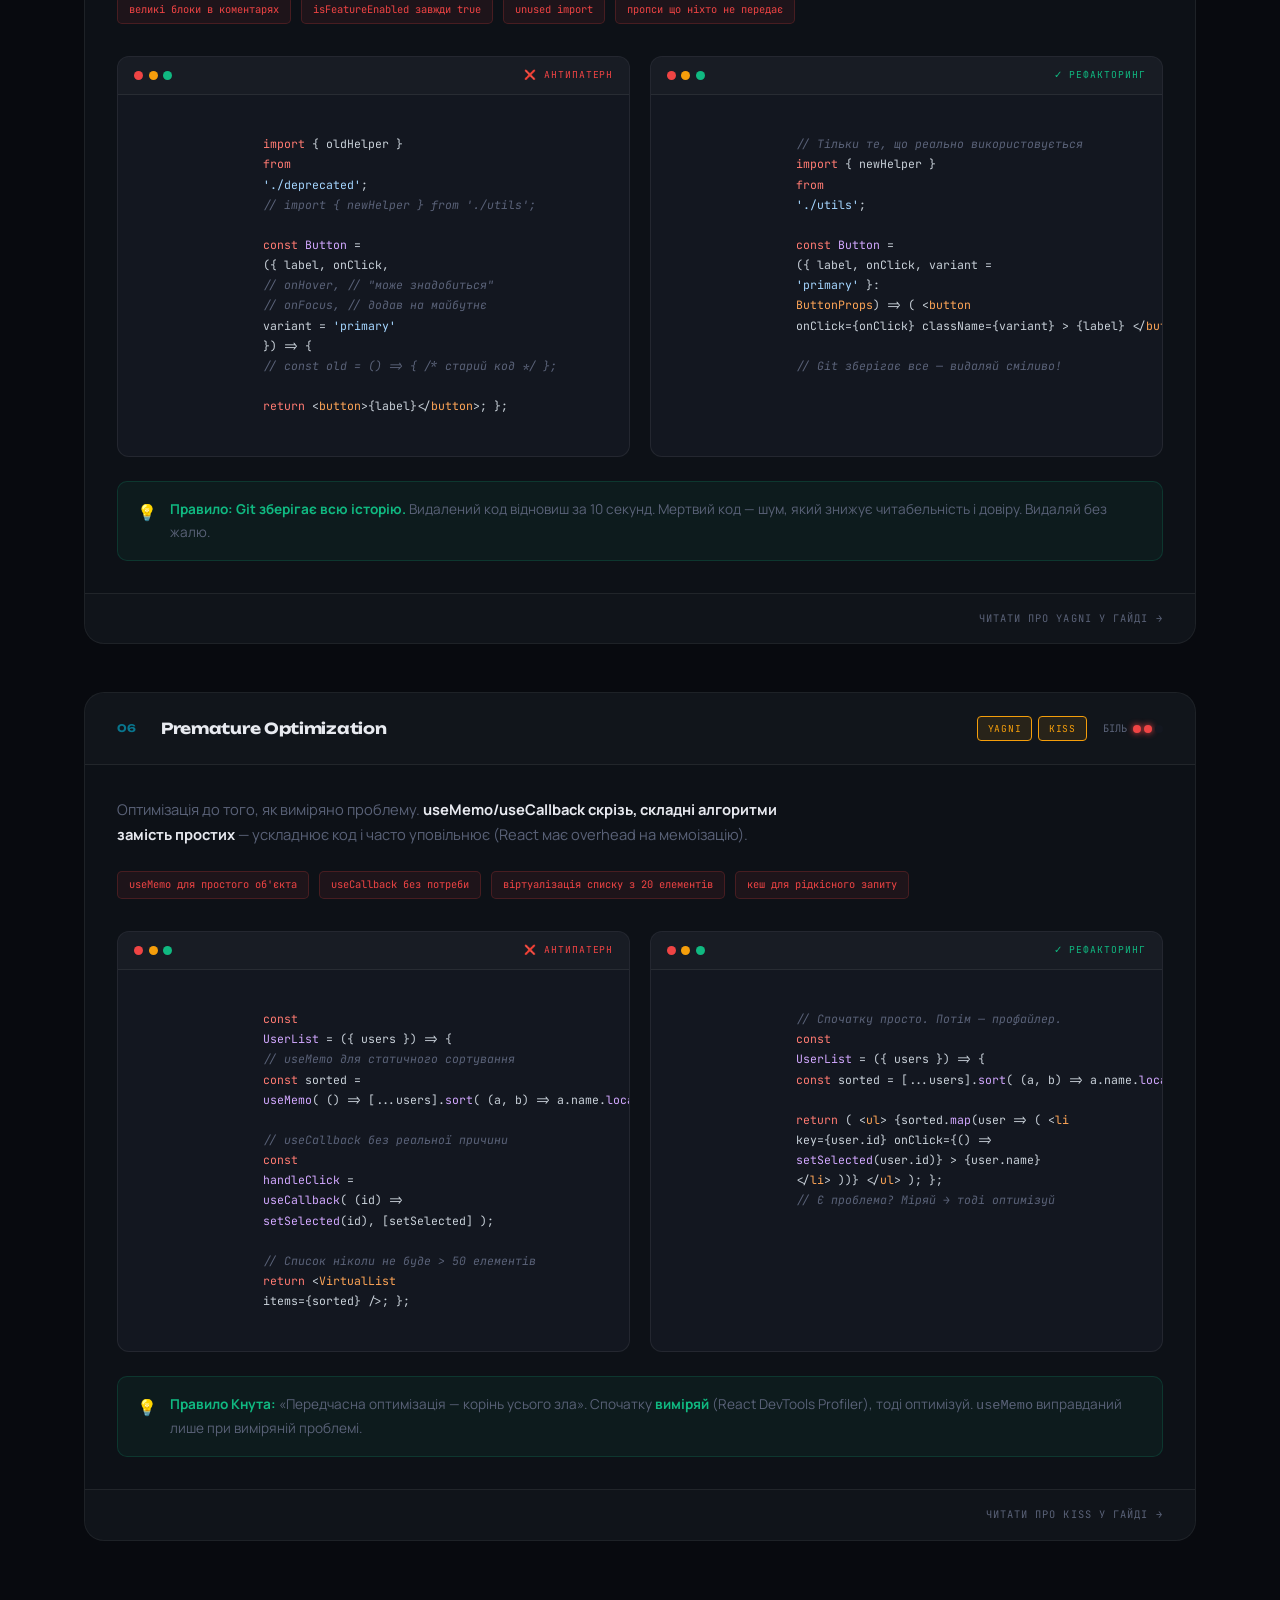
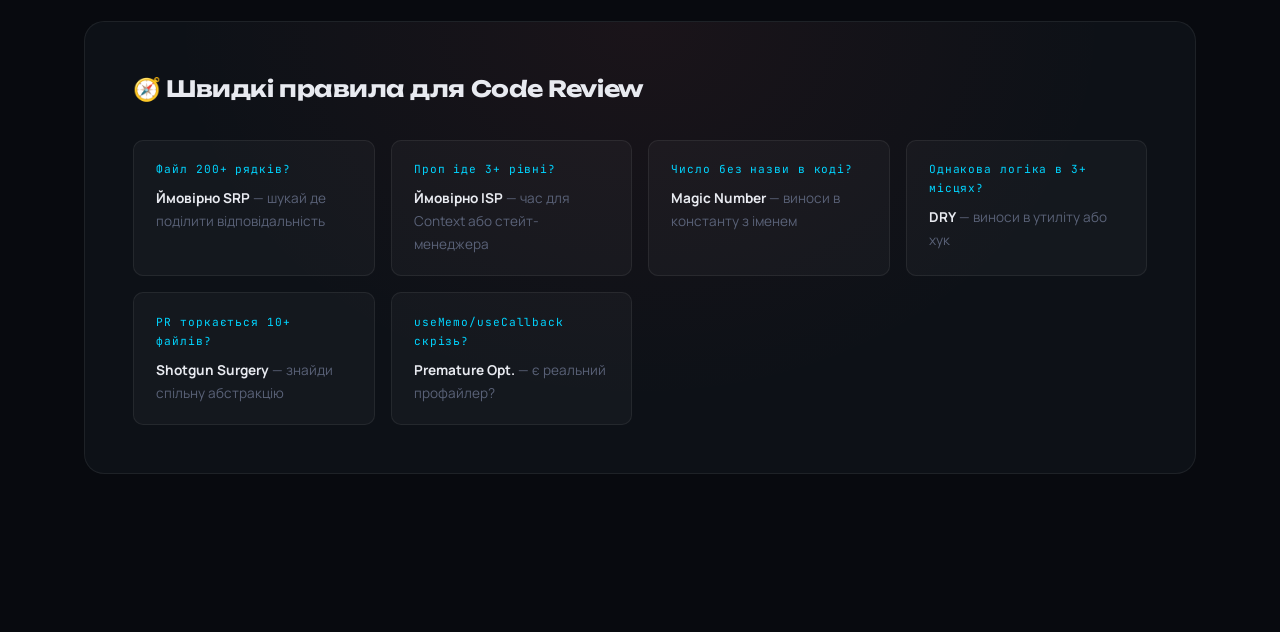
<file: antipatterns.html>
<!doctype html>
<html lang="uk">
  <head>
    <meta charset="UTF-8" />
    <meta name="viewport" content="width=device-width, initial-scale=1.0" />
    <title>Антипатерни — Frontend Принципи</title>
    <link
      href="https://fonts.googleapis.com/css2?family=Unbounded:wght@300;400;700;900&family=JetBrains+Mono:wght@300;400;500&family=Manrope:wght@300;400;500;600&display=swap"
      rel="stylesheet"
    />
    <link rel="stylesheet" href="antipatterns.css" />
  </head>
  <body data-current="antipatterns">
    <div class="orb orb1"></div>
    <div class="orb orb2"></div>
    <div class="shell">
      <a href="index.html" class="back">
        <svg
          width="14"
          viewBox="0 0 16 16"
          fill="none"
          stroke="currentColor"
          stroke-width="2"
        >
          <path d="M10 3L5 8l5 5" />
        </svg>
        Повернутись до гайду
      </a>

      <div class="page-hero">
        <div class="eyebrow">Антипатерни</div>
        <h1 class="page-title">Впізнай <em>свій код</em><br />і виправ його</h1>
        <p class="page-desc">
          6 класичних антипатернів у React/TypeScript — з поясненням, який
          принцип порушено, і як це виправити.
        </p>
        <div class="read-time">
          <span class="read-time-dot"></span><span id="read-time-val">—</span>
        </div>
      </div>

      <div class="legend">
        <span style="font-weight: 600; color: var(--text)">РІВЕНЬ БОЛЮ:</span>
        <div class="legend-item">
          <div class="pain-dots">
            <div class="pain-dot on"></div>
            <div class="pain-dot"></div>
            <div class="pain-dot"></div>
          </div>
          Неприємно
        </div>
        <div class="legend-item">
          <div class="pain-dots">
            <div class="pain-dot on"></div>
            <div class="pain-dot on"></div>
            <div class="pain-dot"></div>
          </div>
          Боляче
        </div>
        <div class="legend-item">
          <div class="pain-dots">
            <div class="pain-dot on"></div>
            <div class="pain-dot on"></div>
            <div class="pain-dot on"></div>
          </div>
          Критично
        </div>
      </div>

      <div class="ap-grid">
        <!-- 01 GOD COMPONENT -->
        <div class="ap-card" style="--ap-color: #ef4444">
          <div class="ap-topbar">
            <div class="ap-meta">
              <div class="ap-num">01</div>
              <div class="ap-name">God Component</div>
            </div>
            <div class="ap-right">
              <div class="violated">
                <span class="vbadge" style="--vb-color: #00d4ff">SRP</span>
                <span class="vbadge" style="--vb-color: #7c3aed">OCP</span>
              </div>
              <div class="pain">
                БІЛЬ
                <div class="pain-dots">
                  <div class="pain-dot on"></div>
                  <div class="pain-dot on"></div>
                  <div class="pain-dot on"></div>
                </div>
              </div>
            </div>
          </div>
          <div class="ap-body">
            <p class="ap-desc">
              Компонент або хук, який <strong>знає все і робить все</strong>:
              завантажує дані, валідує форму, відправляє аналітику, рендерить
              UI. Будь-яка зміна в системі зачіпає цей файл.
            </p>
            <div class="recognize">
              <span class="rec-tag">файл 500+ рядків</span>
              <span class="rec-tag">10+ useState</span>
              <span class="rec-tag">useEffect з 5 залежностями</span>
              <span class="rec-tag">неможливо протестувати</span>
            </div>
            <div class="code-pair">
              <div class="codeblock">
                <div class="cb-header">
                  <div class="cb-dots">
                    <span></span><span></span><span></span>
                  </div>
                  <div class="cb-label bad">❌ Антипатерн</div>
                </div>
                <div class="cb-body">
                  <span class="kw">const</span>
                  <span class="fn">Dashboard</span> = () => {
                  <span class="cm">// 1. Стан користувача</span>
                  <span class="kw">const</span> [user, setUser] =
                  <span class="fn">useState</span>(<span class="kw">null</span
                  >);
                  <span class="cm">// 2. Стан форми</span>
                  <span class="kw">const</span> [form, setForm] =
                  <span class="fn">useState</span>({});
                  <span class="cm">// 3. Модалка</span>
                  <span class="kw">const</span> [modal, setModal] =
                  <span class="fn">useState</span>(<span class="kw">false</span
                  >);
                  <span class="cm">// 4. Фільтри таблиці</span>
                  <span class="kw">const</span> [filters, setFilters] =
                  <span class="fn">useState</span>({});
                  <span class="cm">// ... ще 8 useState</span>

                  <span class="kw">const</span>
                  <span class="fn">handleSubmit</span> = () => {
                  <span class="cm">/* валідація + fetch + аналітика */</span>
                  };

                  <span class="kw">return</span> &lt;<span class="ty">div</span
                  >&gt;<span class="cm">/* 200 рядків JSX */</span>&lt;/<span
                    class="ty"
                    >div</span
                  >&gt;; };
                </div>
              </div>
              <div class="codeblock">
                <div class="cb-header">
                  <div class="cb-dots">
                    <span></span><span></span><span></span>
                  </div>
                  <div class="cb-label good">✓ Рефакторинг</div>
                </div>
                <div class="cb-body">
                  <span class="cm">// Кожен хук — одна відповідальність</span>
                  <span class="kw">const</span>
                  <span class="fn">useUser</span> = () => {
                  <span class="cm">/*...*/</span> };
                  <span class="kw">const</span>
                  <span class="fn">useFilters</span> = () => {
                  <span class="cm">/*...*/</span> };
                  <span class="kw">const</span>
                  <span class="fn">useUserForm</span> = () => {
                  <span class="cm">/*...*/</span> };

                  <span class="cm">// Кожен компонент — один обов'язок</span>
                  <span class="kw">const</span>
                  <span class="fn">UserTable</span> = () => {
                  <span class="cm">/*...*/</span> };
                  <span class="kw">const</span>
                  <span class="fn">UserForm</span> = () => {
                  <span class="cm">/*...*/</span> };
                  <span class="kw">const</span>
                  <span class="fn">UserModal</span> = () => {
                  <span class="cm">/*...*/</span> };

                  <span class="cm">// Оркестратор — тільки композиція</span>
                  <span class="kw">const</span>
                  <span class="fn">Dashboard</span> = () => ( &lt;<span
                    class="ty"
                    >div</span
                  >&gt; &lt;<span class="ty">UserTable</span> /&gt; &lt;<span
                    class="ty"
                    >UserForm</span
                  >
                  /&gt; &lt;<span class="ty">UserModal</span> /&gt; &lt;/<span
                    class="ty"
                    >div</span
                  >&gt; );
                </div>
              </div>
            </div>
            <div class="fix-note">
              <div class="fix-note-icon">💡</div>
              <div>
                <strong>Правило:</strong> Якщо не можеш описати що робить
                компонент одним реченням без «та» — ділити. Тест: чи можеш
                написати unit-тест за 5 хвилин?
              </div>
            </div>
          </div>
          <div class="ap-footer">
            <a href="index.html#solid" class="guide-link"
              >Читати про SRP у гайді <span class="guide-link-arrow">→</span></a
            >
          </div>
        </div>

        <!-- 02 PROP DRILLING -->
        <div class="ap-card" style="--ap-color: #f59e0b">
          <div class="ap-topbar">
            <div class="ap-meta">
              <div class="ap-num">02</div>
              <div class="ap-name">Prop Drilling Hell</div>
            </div>
            <div class="ap-right">
              <div class="violated">
                <span class="vbadge" style="--vb-color: #10b981">ISP</span>
                <span class="vbadge" style="--vb-color: #00d4ff">SRP</span>
              </div>
              <div class="pain">
                БІЛЬ
                <div class="pain-dots">
                  <div class="pain-dot on"></div>
                  <div class="pain-dot on"></div>
                  <div class="pain-dot"></div>
                </div>
              </div>
            </div>
          </div>
          <div class="ap-body">
            <p class="ap-desc">
              Дані передаються через <strong>3+ рівні компонентів</strong>, де
              проміжні навіть не використовують їх — лише пробрасовують далі.
              Кожна зміна типу ламає весь ланцюжок.
            </p>
            <div class="recognize">
              <span class="rec-tag">userId пробрасовується 4 рівні</span>
              <span class="rec-tag">10+ пропсів в компоненті</span>
              <span class="rec-tag">зміна типу — правиш 5 файлів</span>
            </div>
            <div class="code-pair">
              <div class="codeblock">
                <div class="cb-header">
                  <div class="cb-dots">
                    <span></span><span></span><span></span>
                  </div>
                  <div class="cb-label bad">❌ Антипатерн</div>
                </div>
                <div class="cb-body">
                  <span class="cm">// App → Page → Section → Widget</span>
                  <span class="kw">const</span> <span class="fn">App</span> = ()
                  => &lt;<span class="ty">Page</span> userId={userId}
                  theme={theme} /&gt;;

                  <span class="kw">const</span> <span class="fn">Page</span> =
                  ({ userId, theme }) => &lt;<span class="ty">Section</span>
                  userId={userId} theme={theme} /&gt;;
                  <span class="cm">// Page не використовує userId!</span>

                  <span class="kw">const</span>
                  <span class="fn">Section</span> = ({ userId, theme }) =>
                  &lt;<span class="ty">Widget</span> userId={userId}
                  theme={theme} /&gt;;
                  <span class="cm">// Section теж тільки пробрасовує</span>

                  <span class="kw">const</span> <span class="fn">Widget</span> =
                  ({ userId }) => &lt;<span class="ty">div</span
                  >&gt;{userId}&lt;/<span class="ty">div</span>&gt;;
                </div>
              </div>
              <div class="codeblock">
                <div class="cb-header">
                  <div class="cb-dots">
                    <span></span><span></span><span></span>
                  </div>
                  <div class="cb-label good">✓ Рефакторинг</div>
                </div>
                <div class="cb-body">
                  <span class="cm">// Context або Zustand</span>
                  <span class="kw">const</span> <span class="ty">AppCtx</span> =
                  <span class="fn">createContext</span>(<span class="kw"
                    >null</span
                  >);

                  <span class="kw">const</span> <span class="fn">App</span> = ()
                  => ( &lt;<span class="ty">AppCtx.Provider</span> value={{
                  userId, theme }}&gt; &lt;<span class="ty">Page</span> /&gt;
                  &lt;/<span class="ty">AppCtx.Provider</span>&gt; );

                  <span class="cm"
                    >// Проміжні — чисті, без зайвих пропсів</span
                  >
                  <span class="kw">const</span> <span class="fn">Page</span> =
                  () => &lt;<span class="ty">Section</span> /&gt;;
                  <span class="kw">const</span>
                  <span class="fn">Section</span> = () => &lt;<span class="ty"
                    >Widget</span
                  >
                  /&gt;;

                  <span class="kw">const</span> <span class="fn">Widget</span> =
                  () => { <span class="kw">const</span> { userId } =
                  <span class="fn">useContext</span>(<span class="ty"
                    >AppCtx</span
                  >); <span class="kw">return</span> &lt;<span class="ty"
                    >div</span
                  >&gt;{userId}&lt;/<span class="ty">div</span>&gt;; };
                </div>
              </div>
            </div>
            <div class="fix-note">
              <div class="fix-note-icon">💡</div>
              <div>
                <strong>Правило:</strong> Якщо проп проходить більше 2 рівнів і
                проміжні не використовують — час для Context, Zustand або React
                Query. Глобальне — глобально, локальне — локально.
              </div>
            </div>
          </div>
          <div class="ap-footer">
            <a href="index.html#solid" class="guide-link"
              >Читати про ISP у гайді <span class="guide-link-arrow">→</span></a
            >
          </div>
        </div>

        <!-- 03 MAGIC NUMBERS -->
        <div class="ap-card" style="--ap-color: #7c3aed">
          <div class="ap-topbar">
            <div class="ap-meta">
              <div class="ap-num">03</div>
              <div class="ap-name">Magic Numbers</div>
            </div>
            <div class="ap-right">
              <div class="violated">
                <span class="vbadge" style="--vb-color: #00d4ff">DRY</span>
                <span class="vbadge" style="--vb-color: #f59e0b">KISS</span>
              </div>
              <div class="pain">
                БІЛЬ
                <div class="pain-dots">
                  <div class="pain-dot on"></div>
                  <div class="pain-dot"></div>
                  <div class="pain-dot"></div>
                </div>
              </div>
            </div>
          </div>
          <div class="ap-body">
            <p class="ap-desc">
              Числа та рядки захардкоджені прямо в логіці без пояснення.
              <strong>Що означає 86400000? Або 0.15?</strong> Через місяць
              навіть автор не знатиме. При зміні — шукаєш по всій кодовій базі.
            </p>
            <div class="recognize">
              <span class="rec-tag">числа без назви</span>
              <span class="rec-tag">одне число в різних файлах</span>
              <span class="rec-tag">рядки-константи в JSX</span>
              <span class="rec-tag">магічні таймаути</span>
            </div>
            <div class="code-pair">
              <div class="codeblock">
                <div class="cb-header">
                  <div class="cb-dots">
                    <span></span><span></span><span></span>
                  </div>
                  <div class="cb-label bad">❌ Антипатерн</div>
                </div>
                <div class="cb-body">
                  <span class="kw">const</span>
                  <span class="fn">getDiscount</span> = (price) => price *
                  <span class="num">0.15</span>;
                  <span class="cm">// Що таке 0.15?</span>

                  <span class="kw">const</span>
                  <span class="fn">isSessionValid</span> = (ts) => Date.now() -
                  ts &lt; <span class="num">86400000</span>;
                  <span class="cm">// ???</span>

                  <span class="fn">setTimeout</span>(callback,
                  <span class="num">3000</span>);
                  <span class="cm">// 3000 — дизайн? сервер? анімація?</span>

                  <span class="kw">if</span> (items.length >
                  <span class="num">10</span>) {
                  <span class="fn">showPagination</span>(); }
                </div>
              </div>
              <div class="codeblock">
                <div class="cb-header">
                  <div class="cb-dots">
                    <span></span><span></span><span></span>
                  </div>
                  <div class="cb-label good">✓ Рефакторинг</div>
                </div>
                <div class="cb-body">
                  <span class="cm"
                    >// constants.ts — одне місце, зрозумілі імена</span
                  >
                  <span class="kw">const</span> DISCOUNT_RATE =
                  <span class="num">0.15</span>;
                  <span class="kw">const</span> SESSION_TTL_MS =
                  <span class="num">24</span> * <span class="num">60</span> *
                  <span class="num">60</span> * <span class="num">1000</span>;
                  <span class="kw">const</span> TOAST_DURATION_MS =
                  <span class="num">3000</span>;
                  <span class="kw">const</span> PAGE_SIZE =
                  <span class="num">10</span>;

                  <span class="kw">const</span>
                  <span class="fn">getDiscount</span> = (price) => price *
                  DISCOUNT_RATE;

                  <span class="kw">const</span>
                  <span class="fn">isSessionValid</span> = (ts) => Date.now() -
                  ts &lt; SESSION_TTL_MS;

                  <span class="fn">setTimeout</span>(callback,
                  TOAST_DURATION_MS); <span class="kw">if</span> (items.length >
                  PAGE_SIZE) <span class="fn">showPagination</span>();
                </div>
              </div>
            </div>
            <div class="fix-note">
              <div class="fix-note-icon">💡</div>
              <div>
                <strong>Правило:</strong> Кожне число і рядок-константа мають
                жити у <code>constants.ts</code> з іменем, яке пояснює
                <em>навіщо</em>, а не <em>що</em>. Змінилось бізнес-правило —
                міняєш в одному місці.
              </div>
            </div>
          </div>
          <div class="ap-footer">
            <a href="index.html#trio" class="guide-link"
              >Читати про DRY у гайді <span class="guide-link-arrow">→</span></a
            >
          </div>
        </div>

        <!-- 04 SHOTGUN SURGERY -->
        <div class="ap-card" style="--ap-color: #10b981">
          <div class="ap-topbar">
            <div class="ap-meta">
              <div class="ap-num">04</div>
              <div class="ap-name">Shotgun Surgery</div>
            </div>
            <div class="ap-right">
              <div class="violated">
                <span class="vbadge" style="--vb-color: #7c3aed">OCP</span>
                <span class="vbadge" style="--vb-color: #00d4ff">DRY</span>
              </div>
              <div class="pain">
                БІЛЬ
                <div class="pain-dots">
                  <div class="pain-dot on"></div>
                  <div class="pain-dot on"></div>
                  <div class="pain-dot on"></div>
                </div>
              </div>
            </div>
          </div>
          <div class="ap-body">
            <p class="ap-desc">
              Одна зміна у вимогах вимагає правок у
              <strong>десятках файлів одночасно</strong>. Дробовик по кодовій
              базі — легко пропустити один файл і отримати баг у продакшені.
            </p>
            <div class="recognize">
              <span class="rec-tag">один PR — 20+ файлів</span>
              <span class="rec-tag">однакові перевірки скрізь</span>
              <span class="rec-tag">типи продубльовані</span>
              <span class="rec-tag">легко щось пропустити</span>
            </div>
            <div class="code-pair">
              <div class="codeblock">
                <div class="cb-header">
                  <div class="cb-dots">
                    <span></span><span></span><span></span>
                  </div>
                  <div class="cb-label bad">❌ Антипатерн</div>
                </div>
                <div class="cb-body">
                  <span class="cm">// profile.tsx</span>
                  <span class="kw">const</span> name = `${user.firstName}
                  ${user.lastName}`;

                  <span class="cm">// header.tsx</span>
                  <span class="kw">const</span> name = `${user.firstName}
                  ${user.lastName}`;

                  <span class="cm">// sidebar.tsx</span>
                  <span class="kw">const</span> name = `${user.firstName}
                  ${user.lastName}`;

                  <span class="cm">// email-preview.tsx</span>
                  <span class="kw">const</span> name = `${user.firstName}
                  ${user.lastName}`;

                  <span class="cm">// Зміна формату = 10+ файлів!</span>
                </div>
              </div>
              <div class="codeblock">
                <div class="cb-header">
                  <div class="cb-dots">
                    <span></span><span></span><span></span>
                  </div>
                  <div class="cb-label good">✓ Рефакторинг</div>
                </div>
                <div class="cb-body">
                  <span class="cm"
                    >// user.utils.ts — єдине джерело правди</span
                  >
                  <span class="kw">export const</span>
                  <span class="fn">getFullName</span> = ( user:
                  <span class="ty">Pick</span>&lt;<span class="ty">User</span>,
                  <span class="str">'firstName'</span> |
                  <span class="str">'lastName'</span>&gt; ) =>
                  `${user.firstName} ${user.lastName}`;

                  <span class="cm">// profile.tsx</span>
                  <span class="kw">import</span> { getFullName }
                  <span class="kw">from</span>
                  <span class="str">'@/user.utils'</span>;
                  <span class="kw">const</span> name =
                  <span class="fn">getFullName</span>(user);

                  <span class="cm">// header, sidebar, email — теж саме</span>
                  <span class="cm">// Зміна формату = ОДИН файл</span>
                </div>
              </div>
            </div>
            <div class="fix-note">
              <div class="fix-note-icon">💡</div>
              <div>
                <strong>Правило:</strong> Якщо для однієї фічі торкаєшся більше
                5 файлів у різних модулях — сигнал рефакторингу. Знайди спільну
                абстракцію і виноси в util/helper.
              </div>
            </div>
          </div>
          <div class="ap-footer">
            <a href="index.html#solid" class="guide-link"
              >Читати про OCP у гайді <span class="guide-link-arrow">→</span></a
            >
          </div>
        </div>

        <!-- 05 DEAD CODE -->
        <div class="ap-card" style="--ap-color: #f472b6">
          <div class="ap-topbar">
            <div class="ap-meta">
              <div class="ap-num">05</div>
              <div class="ap-name">Dead Code</div>
            </div>
            <div class="ap-right">
              <div class="violated">
                <span class="vbadge" style="--vb-color: #f59e0b">YAGNI</span>
                <span class="vbadge" style="--vb-color: #f59e0b">KISS</span>
              </div>
              <div class="pain">
                БІЛЬ
                <div class="pain-dots">
                  <div class="pain-dot on"></div>
                  <div class="pain-dot"></div>
                  <div class="pain-dot"></div>
                </div>
              </div>
            </div>
          </div>
          <div class="ap-body">
            <p class="ap-desc">
              Код, який більше ніколи не виконається:
              <strong
                >закоментовані блоки, застарілі feature flags, функції що ніхто
                не кличе</strong
              >. Засмічує кодову базу і заважає розумінню.
            </p>
            <div class="recognize">
              <span class="rec-tag">великі блоки в коментарях</span>
              <span class="rec-tag">isFeatureEnabled завжди true</span>
              <span class="rec-tag">unused import</span>
              <span class="rec-tag">пропси що ніхто не передає</span>
            </div>
            <div class="code-pair">
              <div class="codeblock">
                <div class="cb-header">
                  <div class="cb-dots">
                    <span></span><span></span><span></span>
                  </div>
                  <div class="cb-label bad">❌ Антипатерн</div>
                </div>
                <div class="cb-body">
                  <span class="kw">import</span> { oldHelper }
                  <span class="kw">from</span>
                  <span class="str">'./deprecated'</span>;
                  <span class="cm"
                    >// import { newHelper } from './utils';</span
                  >

                  <span class="kw">const</span> <span class="fn">Button</span> =
                  ({ label, onClick,
                  <span class="cm">// onHover, // "може знадобиться"</span>
                  <span class="cm">// onFocus, // додав на майбутнє</span>
                  variant = <span class="str">'primary'</span>
                  }) => {
                  <span class="cm"
                    >// const old = () => { /* старий код */ };</span
                  >

                  <span class="kw">return</span> &lt;<span class="ty"
                    >button</span
                  >&gt;{label}&lt;/<span class="ty">button</span>&gt;; };
                </div>
              </div>
              <div class="codeblock">
                <div class="cb-header">
                  <div class="cb-dots">
                    <span></span><span></span><span></span>
                  </div>
                  <div class="cb-label good">✓ Рефакторинг</div>
                </div>
                <div class="cb-body">
                  <span class="cm"
                    >// Тільки те, що реально використовується</span
                  >
                  <span class="kw">import</span> { newHelper }
                  <span class="kw">from</span>
                  <span class="str">'./utils'</span>;

                  <span class="kw">const</span> <span class="fn">Button</span> =
                  ({ label, onClick, variant =
                  <span class="str">'primary'</span> }:
                  <span class="ty">ButtonProps</span>) => ( &lt;<span class="ty"
                    >button</span
                  >
                  onClick={onClick} className={variant} &gt; {label} &lt;/<span
                    class="ty"
                    >button</span
                  >&gt; );

                  <span class="cm">// Git зберігає все — видаляй сміливо!</span>
                </div>
              </div>
            </div>
            <div class="fix-note">
              <div class="fix-note-icon">💡</div>
              <div>
                <strong>Правило:</strong>
                <strong>Git зберігає всю історію.</strong> Видалений код
                відновиш за 10 секунд. Мертвий код — шум, який знижує
                читабельність і довіру. Видаляй без жалю.
              </div>
            </div>
          </div>
          <div class="ap-footer">
            <a href="index.html#trio" class="guide-link"
              >Читати про YAGNI у гайді
              <span class="guide-link-arrow">→</span></a
            >
          </div>
        </div>

        <!-- 06 PREMATURE OPTIMIZATION -->
        <div class="ap-card" style="--ap-color: #00d4ff">
          <div class="ap-topbar">
            <div class="ap-meta">
              <div class="ap-num">06</div>
              <div class="ap-name">Premature Optimization</div>
            </div>
            <div class="ap-right">
              <div class="violated">
                <span class="vbadge" style="--vb-color: #f59e0b">YAGNI</span>
                <span class="vbadge" style="--vb-color: #f59e0b">KISS</span>
              </div>
              <div class="pain">
                БІЛЬ
                <div class="pain-dots">
                  <div class="pain-dot on"></div>
                  <div class="pain-dot on"></div>
                  <div class="pain-dot"></div>
                </div>
              </div>
            </div>
          </div>
          <div class="ap-body">
            <p class="ap-desc">
              Оптимізація до того, як виміряно проблему.
              <strong
                >useMemo/useCallback скрізь, складні алгоритми замість
                простих</strong
              >
              — ускладнює код і часто уповільнює (React має overhead на
              мемоізацію).
            </p>
            <div class="recognize">
              <span class="rec-tag">useMemo для простого об'єкта</span>
              <span class="rec-tag">useCallback без потреби</span>
              <span class="rec-tag">віртуалізація списку з 20 елементів</span>
              <span class="rec-tag">кеш для рідкісного запиту</span>
            </div>
            <div class="code-pair">
              <div class="codeblock">
                <div class="cb-header">
                  <div class="cb-dots">
                    <span></span><span></span><span></span>
                  </div>
                  <div class="cb-label bad">❌ Антипатерн</div>
                </div>
                <div class="cb-body">
                  <span class="kw">const</span>
                  <span class="fn">UserList</span> = ({ users }) => {
                  <span class="cm">// useMemo для статичного сортування</span>
                  <span class="kw">const</span> sorted =
                  <span class="fn">useMemo</span>( () => [...users].<span
                    class="fn"
                    >sort</span
                  >( (a, b) => a.name.<span class="fn">localeCompare</span
                  >(b.name) ), [users] );

                  <span class="cm">// useCallback без реальної причини</span>
                  <span class="kw">const</span>
                  <span class="fn">handleClick</span> =
                  <span class="fn">useCallback</span>( (id) =>
                  <span class="fn">setSelected</span>(id), [setSelected] );

                  <span class="cm"
                    >// Список ніколи не буде > 50 елементів</span
                  >
                  <span class="kw">return</span> &lt;<span class="ty"
                    >VirtualList</span
                  >
                  items={sorted} /&gt;; };
                </div>
              </div>
              <div class="codeblock">
                <div class="cb-header">
                  <div class="cb-dots">
                    <span></span><span></span><span></span>
                  </div>
                  <div class="cb-label good">✓ Рефакторинг</div>
                </div>
                <div class="cb-body">
                  <span class="cm">// Спочатку просто. Потім — профайлер.</span>
                  <span class="kw">const</span>
                  <span class="fn">UserList</span> = ({ users }) => {
                  <span class="kw">const</span> sorted = [...users].<span
                    class="fn"
                    >sort</span
                  >( (a, b) => a.name.<span class="fn">localeCompare</span
                  >(b.name) );

                  <span class="kw">return</span> ( &lt;<span class="ty">ul</span
                  >&gt; {sorted.<span class="fn">map</span>(user => ( &lt;<span
                    class="ty"
                    >li</span
                  >
                  key={user.id} onClick={() =>
                  <span class="fn">setSelected</span>(user.id)} &gt; {user.name}
                  &lt;/<span class="ty">li</span>&gt; ))} &lt;/<span class="ty"
                    >ul</span
                  >&gt; ); };
                  <span class="cm">// Є проблема? Міряй → тоді оптимізуй</span>
                </div>
              </div>
            </div>
            <div class="fix-note">
              <div class="fix-note-icon">💡</div>
              <div>
                <strong>Правило Кнута:</strong> «Передчасна оптимізація — корінь
                усього зла». Спочатку <strong>виміряй</strong> (React DevTools
                Profiler), тоді оптимізуй. <code>useMemo</code> виправданий лише
                при виміряній проблемі.
              </div>
            </div>
          </div>
          <div class="ap-footer">
            <a href="index.html#trio" class="guide-link"
              >Читати про KISS у гайді
              <span class="guide-link-arrow">→</span></a
            >
          </div>
        </div>
      </div>

      <!-- SUMMARY -->
      <div class="summary">
        <div class="summary-title">🧭 Швидкі правила для Code Review</div>
        <div class="rule-grid">
          <div class="rule-card">
            <div class="rule-q">Файл 200+ рядків?</div>
            <div class="rule-a">
              <strong>Ймовірно SRP</strong> — шукай де поділити відповідальність
            </div>
          </div>
          <div class="rule-card">
            <div class="rule-q">Проп іде 3+ рівні?</div>
            <div class="rule-a">
              <strong>Ймовірно ISP</strong> — час для Context або
              стейт-менеджера
            </div>
          </div>
          <div class="rule-card">
            <div class="rule-q">Число без назви в коді?</div>
            <div class="rule-a">
              <strong>Magic Number</strong> — виноси в константу з іменем
            </div>
          </div>
          <div class="rule-card">
            <div class="rule-q">Однакова логіка в 3+ місцях?</div>
            <div class="rule-a">
              <strong>DRY</strong> — виноси в утиліту або хук
            </div>
          </div>
          <div class="rule-card">
            <div class="rule-q">PR торкається 10+ файлів?</div>
            <div class="rule-a">
              <strong>Shotgun Surgery</strong> — знайди спільну абстракцію
            </div>
          </div>
          <div class="rule-card">
            <div class="rule-q">useMemo/useCallback скрізь?</div>
            <div class="rule-a">
              <strong>Premature Opt.</strong> — є реальний профайлер?
            </div>
          </div>
        </div>
      </div>
    </div>

    <!-- GLOBAL NAV -->
    <nav class="gnav" id="gnav">
      <a class="gnav-item" href="index.html" data-page="index">
        <span class="gnav-icon">📖</span>
        <span class="gnav-label">Гайд</span>
      </a>
      <div class="gnav-sep"></div>
      <a class="gnav-item" href="quiz.html" data-page="quiz">
        <span class="gnav-icon">🧩</span>
        <span class="gnav-label">Квіз</span>
      </a>
      <a class="gnav-item" href="antipatterns.html" data-page="antipatterns">
        <span class="gnav-icon">⚠️</span>
        <span class="gnav-label">Антипатерни</span>
      </a>
      <a class="gnav-item" href="refactoring.html" data-page="refactoring">
        <span class="gnav-icon">⚡</span>
        <span class="gnav-label">Рефакторинг</span>
      </a>
      <a class="gnav-item" href="cheatsheet.html" data-page="cheatsheet">
        <span class="gnav-icon">📋</span>
        <span class="gnav-label">Шпаргалка</span>
      </a>
      <div class="gnav-sep"></div>
      <a class="gnav-item" href="tracker.html" data-page="tracker">
        <span class="gnav-prog"></span>
        <span class="gnav-icon">📊</span>
        <span class="gnav-label">Прогрес</span>
      </a>
    </nav>
    <script type="module" src="./antipatterns.js"></script>
  </body>
</html>
</file>
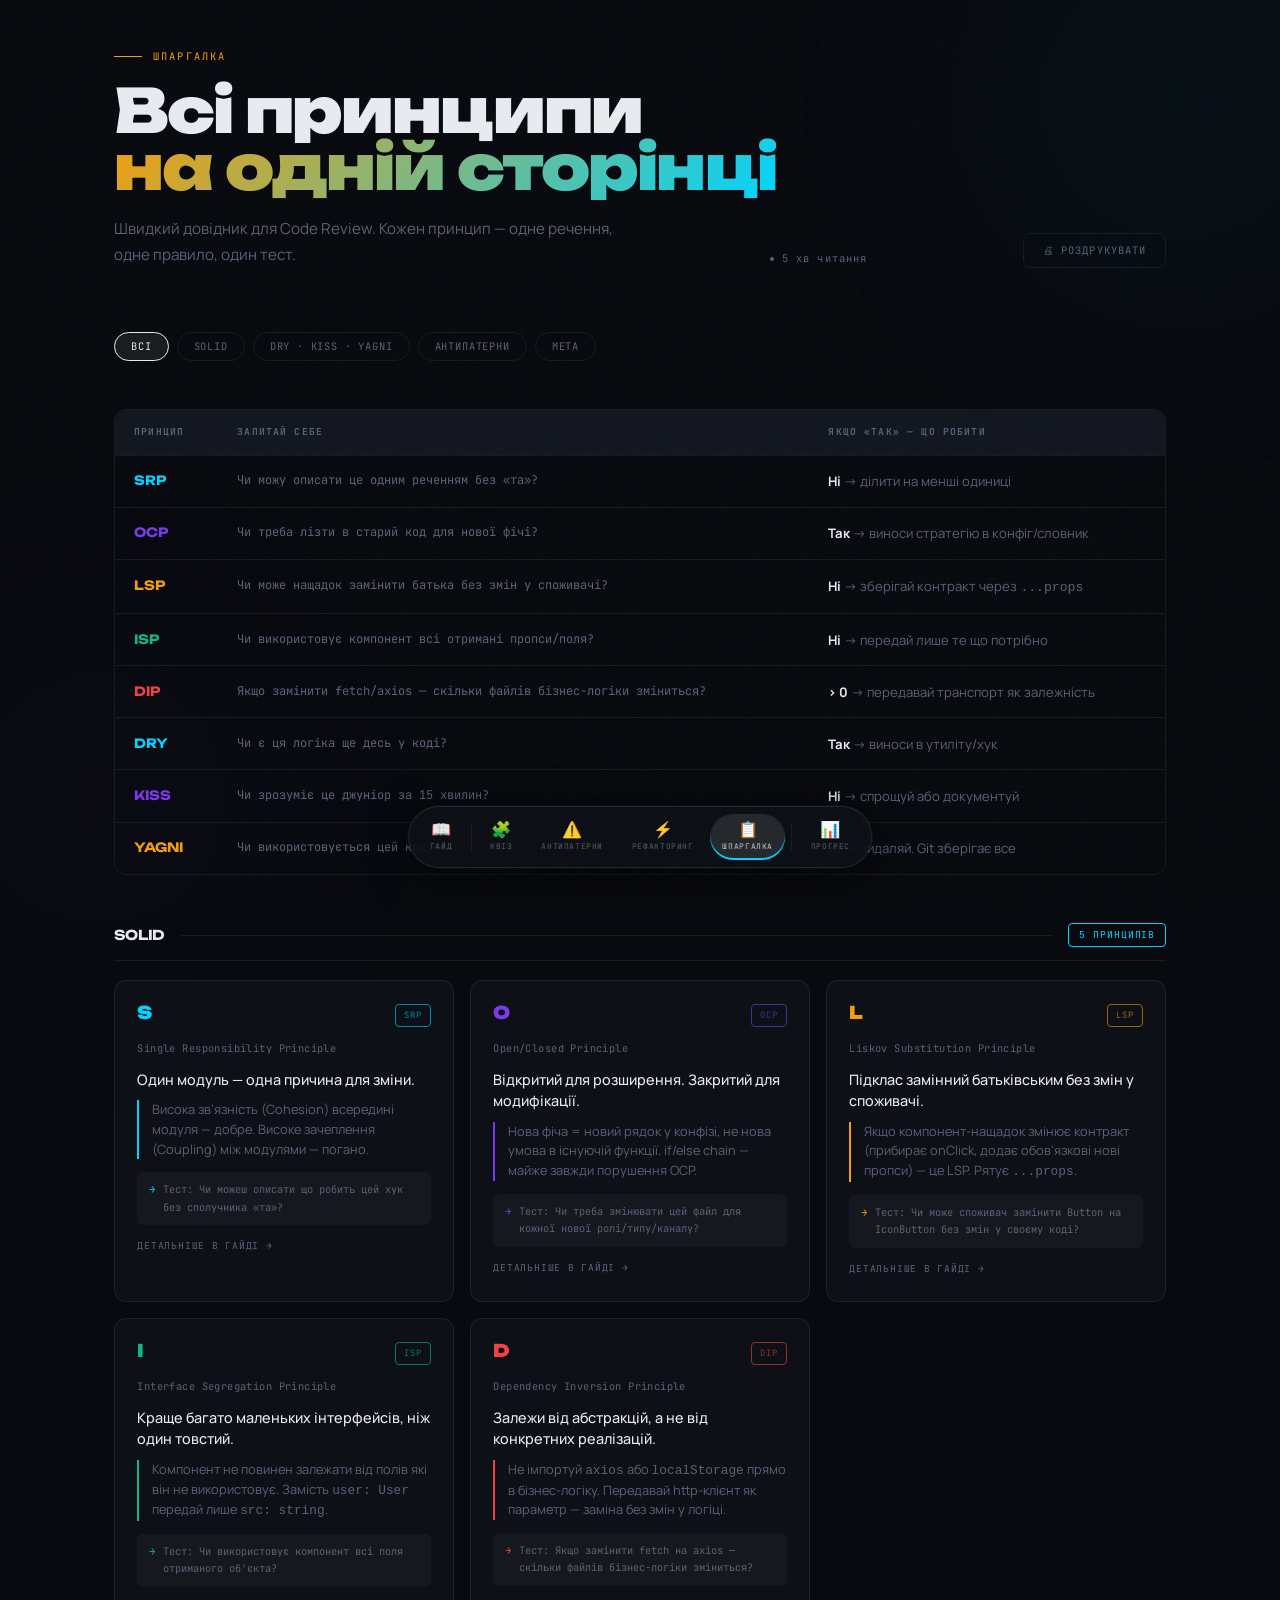
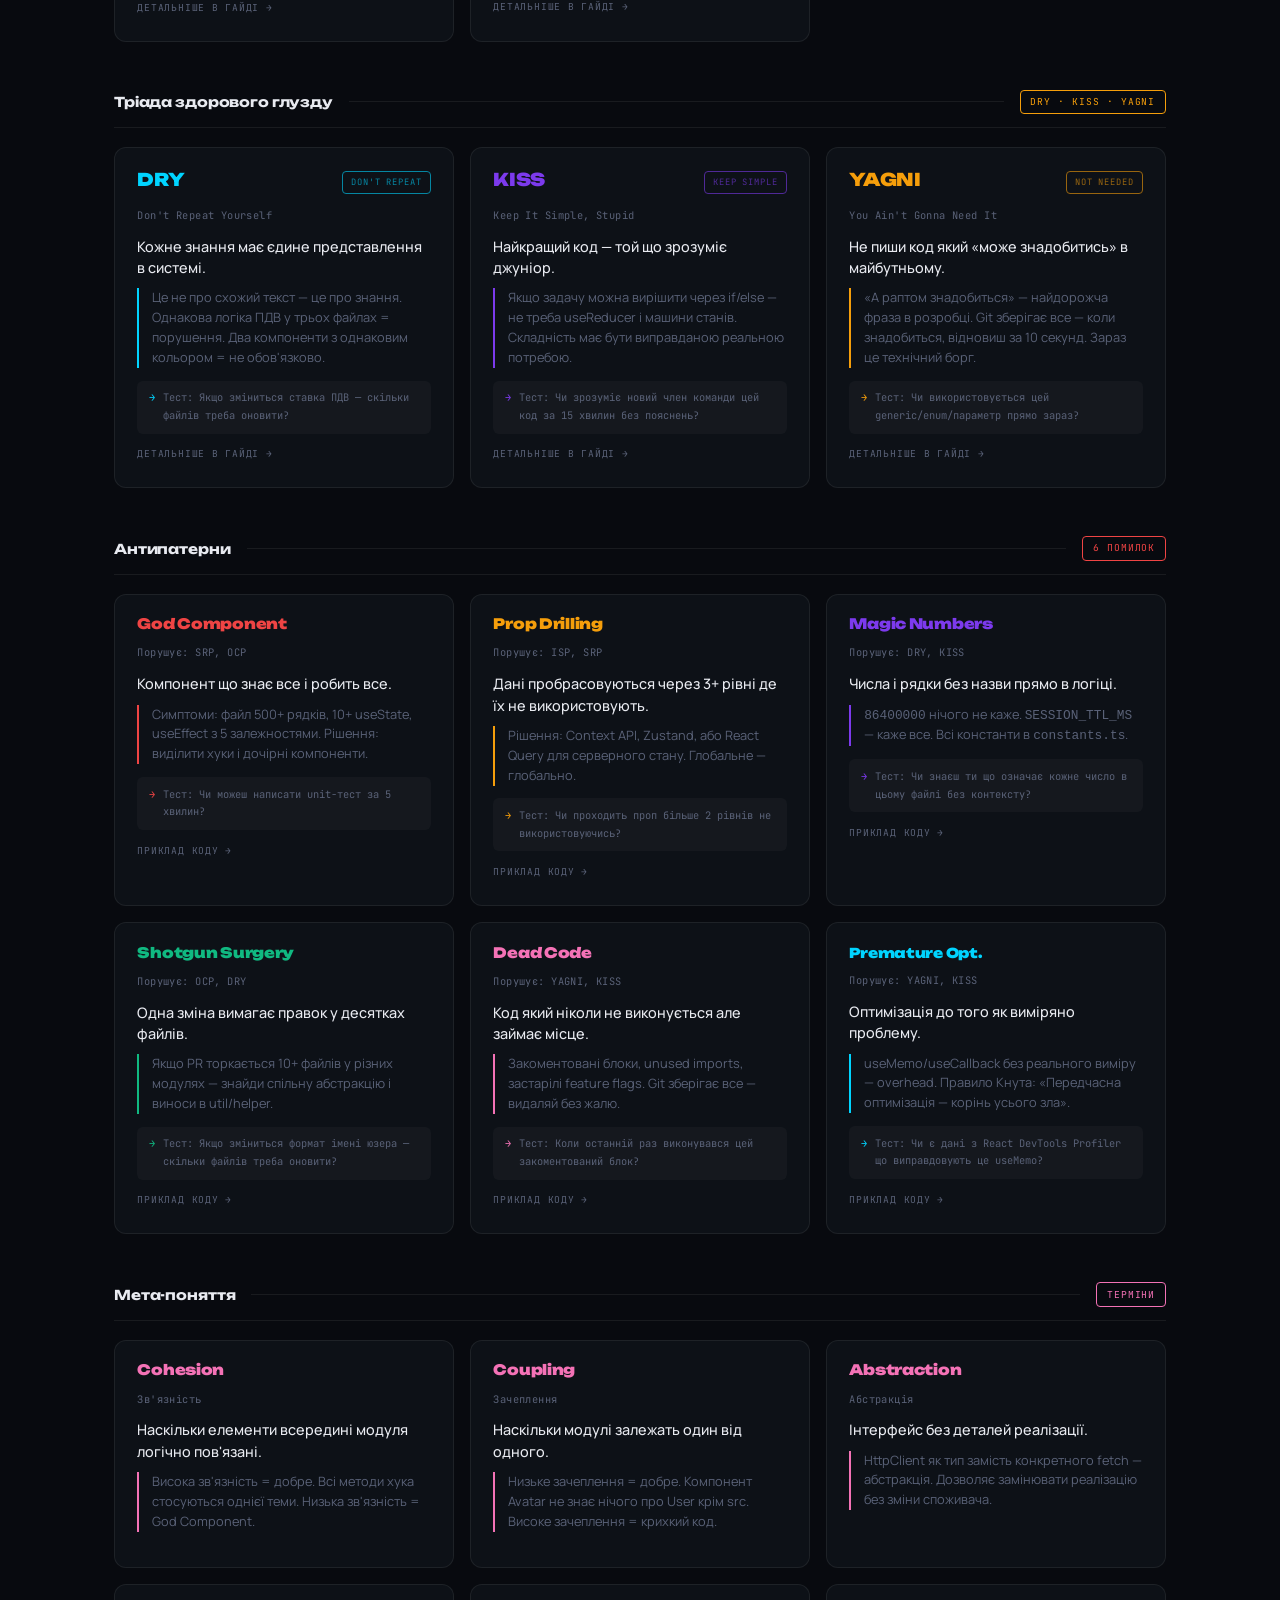
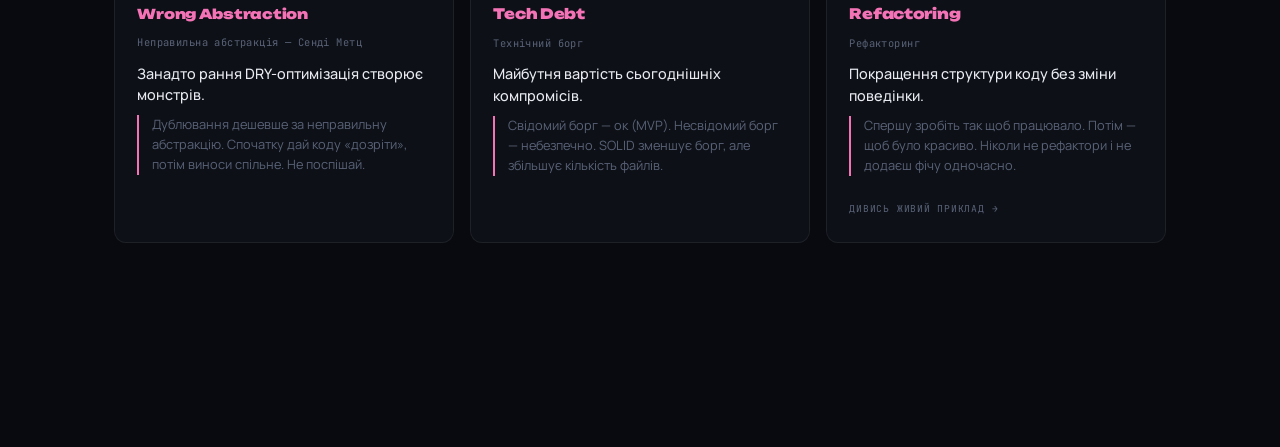
<file: cheatsheet.html>
<!doctype html>
<html lang="uk">
  <head>
    <meta charset="UTF-8" />
    <meta name="viewport" content="width=device-width, initial-scale=1.0" />
    <title>Шпаргалка — Frontend Принципи</title>
    <link
      href="https://fonts.googleapis.com/css2?family=Unbounded:wght@300;400;700;900&family=JetBrains+Mono:wght@300;400;500&family=Manrope:wght@300;400;500;600&display=swap"
      rel="stylesheet"
    />
    <link rel="stylesheet" href="cheatsheet.css" />
  </head>
  <body data-current="cheatsheet">
    <div class="orb orb1"></div>
    <div class="orb orb2"></div>
    <div class="toast" id="toast">✓ Скопійовано</div>

    <div class="shell">
      <div class="hero">
        <div class="eyebrow">Шпаргалка</div>
        <h1 class="hero-title">Всі принципи<br /><em>на одній сторінці</em></h1>
        <div class="hero-row">
          <p class="hero-desc">
            Швидкий довідник для Code Review. Кожен принцип — одне речення, одне
            правило, один тест.
          </p>
          <div class="read-time">
            <span class="read-time-dot"></span><span id="read-time-val">—</span>
          </div>

          <button class="print-btn" onclick="window.print()">
            🖨 Роздрукувати
          </button>
        </div>
      </div>

      <!-- FILTER -->
      <div class="filter-bar">
        <button
          class="filter-btn active"
          style="--fb-color: #e8eaf0"
          data-filter="all"
          onclick="filter('all', this)"
        >
          Всі
        </button>
        <button
          class="filter-btn"
          style="--fb-color: #00d4ff"
          data-filter="solid"
          onclick="filter('solid', this)"
        >
          SOLID
        </button>
        <button
          class="filter-btn"
          style="--fb-color: #f59e0b"
          data-filter="trio"
          onclick="filter('trio', this)"
        >
          DRY · KISS · YAGNI
        </button>
        <button
          class="filter-btn"
          style="--fb-color: #ef4444"
          data-filter="antipattern"
          onclick="filter('antipattern', this)"
        >
          Антипатерни
        </button>
        <button
          class="filter-btn"
          style="--fb-color: #f472b6"
          data-filter="meta"
          onclick="filter('meta', this)"
        >
          Мета
        </button>
      </div>

      <!-- QUICK REF TABLE -->
      <div class="qref-wrap" id="sec-table" data-group="all">
        <table>
          <thead>
            <tr>
              <th>Принцип</th>
              <th>Запитай себе</th>
              <th>Якщо «так» — що робити</th>
            </tr>
          </thead>
          <tbody>
            <tr>
              <td><div class="td-name" style="color: #00d4ff">SRP</div></td>
              <td>
                <div class="td-q">
                  Чи можу описати це одним реченням без «та»?
                </div>
              </td>
              <td>
                <div class="td-a">
                  <strong>Ні</strong> → ділити на менші одиниці
                </div>
              </td>
            </tr>
            <tr>
              <td><div class="td-name" style="color: #7c3aed">OCP</div></td>
              <td>
                <div class="td-q">
                  Чи треба лізти в старий код для нової фічі?
                </div>
              </td>
              <td>
                <div class="td-a">
                  <strong>Так</strong> → виноси стратегію в конфіг/словник
                </div>
              </td>
            </tr>
            <tr>
              <td><div class="td-name" style="color: #f59e0b">LSP</div></td>
              <td>
                <div class="td-q">
                  Чи може нащадок замінити батька без змін у споживачі?
                </div>
              </td>
              <td>
                <div class="td-a">
                  <strong>Ні</strong> → зберігай контракт через
                  <code>...props</code>
                </div>
              </td>
            </tr>
            <tr>
              <td><div class="td-name" style="color: #10b981">ISP</div></td>
              <td>
                <div class="td-q">
                  Чи використовує компонент всі отримані пропси/поля?
                </div>
              </td>
              <td>
                <div class="td-a">
                  <strong>Ні</strong> → передай лише те що потрібно
                </div>
              </td>
            </tr>
            <tr>
              <td><div class="td-name" style="color: #ef4444">DIP</div></td>
              <td>
                <div class="td-q">
                  Якщо замінити fetch/axios — скільки файлів бізнес-логіки
                  зміниться?
                </div>
              </td>
              <td>
                <div class="td-a">
                  <strong>> 0</strong> → передавай транспорт як залежність
                </div>
              </td>
            </tr>
            <tr>
              <td><div class="td-name" style="color: #00d4ff">DRY</div></td>
              <td><div class="td-q">Чи є ця логіка ще десь у коді?</div></td>
              <td>
                <div class="td-a">
                  <strong>Так</strong> → виноси в утиліту/хук
                </div>
              </td>
            </tr>
            <tr>
              <td><div class="td-name" style="color: #7c3aed">KISS</div></td>
              <td>
                <div class="td-q">Чи зрозуміє це джуніор за 15 хвилин?</div>
              </td>
              <td>
                <div class="td-a">
                  <strong>Ні</strong> → спрощуй або документуй
                </div>
              </td>
            </tr>
            <tr>
              <td><div class="td-name" style="color: #f59e0b">YAGNI</div></td>
              <td>
                <div class="td-q">Чи використовується цей код прямо зараз?</div>
              </td>
              <td>
                <div class="td-a">
                  <strong>Ні</strong> → видаляй. Git зберігає все
                </div>
              </td>
            </tr>
          </tbody>
        </table>
      </div>

      <!-- SOLID SECTION -->
      <div class="cs-section" data-group="solid">
        <div class="cs-section-header">
          <div class="cs-section-title">SOLID</div>
          <div class="cs-section-line"></div>
          <div class="cs-section-tag" style="--st-color: #00d4ff">
            5 принципів
          </div>
        </div>
        <div class="terms-grid">
          <div class="term" style="--tc-color: #00d4ff" data-group="solid">
            <div class="term-top">
              <div class="term-acronym">S</div>
              <div class="term-badge">SRP</div>
            </div>
            <div class="term-full">Single Responsibility Principle</div>
            <div class="term-one">Один модуль — одна причина для зміни.</div>
            <div class="term-rule">
              Висока зв'язність (Cohesion) всередині модуля — добре. Високе
              зачеплення (Coupling) між модулями — погано.
            </div>
            <div class="term-test">
              <span class="term-test-icon">→</span> Тест: Чи можеш описати що
              робить цей хук без сполучника «та»?
            </div>
            <a href="index.html#solid" class="term-link"
              >Детальніше в гайді →</a
            >
          </div>

          <div class="term" style="--tc-color: #7c3aed" data-group="solid">
            <div class="term-top">
              <div class="term-acronym">O</div>
              <div class="term-badge">OCP</div>
            </div>
            <div class="term-full">Open/Closed Principle</div>
            <div class="term-one">
              Відкритий для розширення. Закритий для модифікації.
            </div>
            <div class="term-rule">
              Нова фіча = новий рядок у конфізі, не нова умова в існуючій
              функції. if/else chain — майже завжди порушення OCP.
            </div>
            <div class="term-test">
              <span class="term-test-icon">→</span> Тест: Чи треба змінювати цей
              файл для кожної нової ролі/типу/каналу?
            </div>
            <a href="index.html#solid" class="term-link"
              >Детальніше в гайді →</a
            >
          </div>

          <div class="term" style="--tc-color: #f59e0b" data-group="solid">
            <div class="term-top">
              <div class="term-acronym">L</div>
              <div class="term-badge">LSP</div>
            </div>
            <div class="term-full">Liskov Substitution Principle</div>
            <div class="term-one">
              Підклас замінний батьківським без змін у споживачі.
            </div>
            <div class="term-rule">
              Якщо компонент-нащадок змінює контракт (прибирає onClick, додає
              обов'язкові нові пропси) — це LSP. Рятує <code>...props</code>.
            </div>
            <div class="term-test">
              <span class="term-test-icon">→</span> Тест: Чи може споживач
              замінити Button на IconButton без змін у своєму коді?
            </div>
            <a href="index.html#solid" class="term-link"
              >Детальніше в гайді →</a
            >
          </div>

          <div class="term" style="--tc-color: #10b981" data-group="solid">
            <div class="term-top">
              <div class="term-acronym">I</div>
              <div class="term-badge">ISP</div>
            </div>
            <div class="term-full">Interface Segregation Principle</div>
            <div class="term-one">
              Краще багато маленьких інтерфейсів, ніж один товстий.
            </div>
            <div class="term-rule">
              Компонент не повинен залежати від полів які він не використовує.
              Замість <code>user: User</code> передай лише
              <code>src: string</code>.
            </div>
            <div class="term-test">
              <span class="term-test-icon">→</span> Тест: Чи використовує
              компонент всі поля отриманого об'єкта?
            </div>
            <a href="index.html#solid" class="term-link"
              >Детальніше в гайді →</a
            >
          </div>

          <div class="term" style="--tc-color: #ef4444" data-group="solid">
            <div class="term-top">
              <div class="term-acronym">D</div>
              <div class="term-badge">DIP</div>
            </div>
            <div class="term-full">Dependency Inversion Principle</div>
            <div class="term-one">
              Залежи від абстракцій, а не від конкретних реалізацій.
            </div>
            <div class="term-rule">
              Не імпортуй <code>axios</code> або <code>localStorage</code> прямо
              в бізнес-логіку. Передавай http-клієнт як параметр — заміна без
              змін у логіці.
            </div>
            <div class="term-test">
              <span class="term-test-icon">→</span> Тест: Якщо замінити fetch на
              axios — скільки файлів бізнес-логіки зміниться?
            </div>
            <a href="index.html#solid" class="term-link"
              >Детальніше в гайді →</a
            >
          </div>
        </div>
      </div>

      <!-- TRIO SECTION -->
      <div class="cs-section" data-group="trio">
        <div class="cs-section-header">
          <div class="cs-section-title">Тріада здорового глузду</div>
          <div class="cs-section-line"></div>
          <div class="cs-section-tag" style="--st-color: #f59e0b">
            DRY · KISS · YAGNI
          </div>
        </div>
        <div class="terms-grid">
          <div class="term" style="--tc-color: #00d4ff" data-group="trio">
            <div class="term-top">
              <div class="term-acronym">DRY</div>
              <div class="term-badge">Don't Repeat</div>
            </div>
            <div class="term-full">Don't Repeat Yourself</div>
            <div class="term-one">
              Кожне знання має єдине представлення в системі.
            </div>
            <div class="term-rule">
              Це не про схожий текст — це про знання. Однакова логіка ПДВ у
              трьох файлах = порушення. Два компоненти з однаковим кольором = не
              обов'язково.
            </div>
            <div class="term-test">
              <span class="term-test-icon">→</span> Тест: Якщо зміниться ставка
              ПДВ — скільки файлів треба оновити?
            </div>
            <a href="index.html#trio" class="term-link">Детальніше в гайді →</a>
          </div>

          <div class="term" style="--tc-color: #7c3aed" data-group="trio">
            <div class="term-top">
              <div class="term-acronym">KISS</div>
              <div class="term-badge">Keep Simple</div>
            </div>
            <div class="term-full">Keep It Simple, Stupid</div>
            <div class="term-one">Найкращий код — той що зрозуміє джуніор.</div>
            <div class="term-rule">
              Якщо задачу можна вирішити через if/else — не треба useReducer і
              машини станів. Складність має бути виправданою реальною потребою.
            </div>
            <div class="term-test">
              <span class="term-test-icon">→</span> Тест: Чи зрозуміє новий член
              команди цей код за 15 хвилин без пояснень?
            </div>
            <a href="index.html#trio" class="term-link">Детальніше в гайді →</a>
          </div>

          <div class="term" style="--tc-color: #f59e0b" data-group="trio">
            <div class="term-top">
              <div class="term-acronym">YAGNI</div>
              <div class="term-badge">Not Needed</div>
            </div>
            <div class="term-full">You Ain't Gonna Need It</div>
            <div class="term-one">
              Не пиши код який «може знадобитись» в майбутньому.
            </div>
            <div class="term-rule">
              «А раптом знадобиться» — найдорожча фраза в розробці. Git зберігає
              все — коли знадобиться, відновиш за 10 секунд. Зараз це технічний
              борг.
            </div>
            <div class="term-test">
              <span class="term-test-icon">→</span> Тест: Чи використовується
              цей generic/enum/параметр прямо зараз?
            </div>
            <a href="index.html#trio" class="term-link">Детальніше в гайді →</a>
          </div>
        </div>
      </div>

      <!-- ANTIPATTERNS SECTION -->
      <div class="cs-section" data-group="antipattern">
        <div class="cs-section-header">
          <div class="cs-section-title">Антипатерни</div>
          <div class="cs-section-line"></div>
          <div class="cs-section-tag" style="--st-color: #ef4444">
            6 помилок
          </div>
        </div>
        <div class="terms-grid">
          <div
            class="term"
            style="--tc-color: #ef4444"
            data-group="antipattern"
          >
            <div class="term-top">
              <div class="term-acronym" style="font-size: 0.9rem">
                God Component
              </div>
            </div>
            <div class="term-full">Порушує: SRP, OCP</div>
            <div class="term-one">Компонент що знає все і робить все.</div>
            <div class="term-rule">
              Симптоми: файл 500+ рядків, 10+ useState, useEffect з 5
              залежностями. Рішення: виділити хуки і дочірні компоненти.
            </div>
            <div class="term-test">
              <span class="term-test-icon">→</span> Тест: Чи можеш написати
              unit-тест за 5 хвилин?
            </div>
            <a href="antipatterns.html" class="term-link">Приклад коду →</a>
          </div>

          <div
            class="term"
            style="--tc-color: #f59e0b"
            data-group="antipattern"
          >
            <div class="term-top">
              <div class="term-acronym" style="font-size: 0.9rem">
                Prop Drilling
              </div>
            </div>
            <div class="term-full">Порушує: ISP, SRP</div>
            <div class="term-one">
              Дані пробрасовуються через 3+ рівні де їх не використовують.
            </div>
            <div class="term-rule">
              Рішення: Context API, Zustand, або React Query для серверного
              стану. Глобальне — глобально.
            </div>
            <div class="term-test">
              <span class="term-test-icon">→</span> Тест: Чи проходить проп
              більше 2 рівнів не використовуючись?
            </div>
            <a href="antipatterns.html" class="term-link">Приклад коду →</a>
          </div>

          <div
            class="term"
            style="--tc-color: #7c3aed"
            data-group="antipattern"
          >
            <div class="term-top">
              <div class="term-acronym" style="font-size: 0.9rem">
                Magic Numbers
              </div>
            </div>
            <div class="term-full">Порушує: DRY, KISS</div>
            <div class="term-one">Числа і рядки без назви прямо в логіці.</div>
            <div class="term-rule">
              <code>86400000</code> нічого не каже.
              <code>SESSION_TTL_MS</code> — каже все. Всі константи в
              <code>constants.ts</code>.
            </div>
            <div class="term-test">
              <span class="term-test-icon">→</span> Тест: Чи знаєш ти що означає
              кожне число в цьому файлі без контексту?
            </div>
            <a href="antipatterns.html" class="term-link">Приклад коду →</a>
          </div>

          <div
            class="term"
            style="--tc-color: #10b981"
            data-group="antipattern"
          >
            <div class="term-top">
              <div class="term-acronym" style="font-size: 0.9rem">
                Shotgun Surgery
              </div>
            </div>
            <div class="term-full">Порушує: OCP, DRY</div>
            <div class="term-one">
              Одна зміна вимагає правок у десятках файлів.
            </div>
            <div class="term-rule">
              Якщо PR торкається 10+ файлів у різних модулях — знайди спільну
              абстракцію і виноси в util/helper.
            </div>
            <div class="term-test">
              <span class="term-test-icon">→</span> Тест: Якщо зміниться формат
              імені юзера — скільки файлів треба оновити?
            </div>
            <a href="antipatterns.html" class="term-link">Приклад коду →</a>
          </div>

          <div
            class="term"
            style="--tc-color: #f472b6"
            data-group="antipattern"
          >
            <div class="term-top">
              <div class="term-acronym" style="font-size: 0.9rem">
                Dead Code
              </div>
            </div>
            <div class="term-full">Порушує: YAGNI, KISS</div>
            <div class="term-one">
              Код який ніколи не виконується але займає місце.
            </div>
            <div class="term-rule">
              Закоментовані блоки, unused imports, застарілі feature flags. Git
              зберігає все — видаляй без жалю.
            </div>
            <div class="term-test">
              <span class="term-test-icon">→</span> Тест: Коли останній раз
              виконувався цей закоментований блок?
            </div>
            <a href="antipatterns.html" class="term-link">Приклад коду →</a>
          </div>

          <div
            class="term"
            style="--tc-color: #00d4ff"
            data-group="antipattern"
          >
            <div class="term-top">
              <div class="term-acronym" style="font-size: 0.85rem">
                Premature Opt.
              </div>
            </div>
            <div class="term-full">Порушує: YAGNI, KISS</div>
            <div class="term-one">
              Оптимізація до того як виміряно проблему.
            </div>
            <div class="term-rule">
              useMemo/useCallback без реального виміру — overhead. Правило
              Кнута: «Передчасна оптимізація — корінь усього зла».
            </div>
            <div class="term-test">
              <span class="term-test-icon">→</span> Тест: Чи є дані з React
              DevTools Profiler що виправдовують це useMemo?
            </div>
            <a href="antipatterns.html" class="term-link">Приклад коду →</a>
          </div>
        </div>
      </div>

      <!-- META SECTION -->
      <div class="cs-section" data-group="meta">
        <div class="cs-section-header">
          <div class="cs-section-title">Мета-поняття</div>
          <div class="cs-section-line"></div>
          <div class="cs-section-tag" style="--st-color: #f472b6">Терміни</div>
        </div>
        <div class="terms-grid">
          <div class="term" style="--tc-color: #f472b6" data-group="meta">
            <div class="term-top">
              <div class="term-acronym" style="font-size: 0.9rem">Cohesion</div>
            </div>
            <div class="term-full">Зв'язність</div>
            <div class="term-one">
              Наскільки елементи всередині модуля логічно пов'язані.
            </div>
            <div class="term-rule">
              Висока зв'язність = добре. Всі методи хука стосуються однієї теми.
              Низька зв'язність = God Component.
            </div>
          </div>

          <div class="term" style="--tc-color: #f472b6" data-group="meta">
            <div class="term-top">
              <div class="term-acronym" style="font-size: 0.9rem">Coupling</div>
            </div>
            <div class="term-full">Зачеплення</div>
            <div class="term-one">
              Наскільки модулі залежать один від одного.
            </div>
            <div class="term-rule">
              Низьке зачеплення = добре. Компонент Avatar не знає нічого про
              User крім src. Високе зачеплення = крихкий код.
            </div>
          </div>

          <div class="term" style="--tc-color: #f472b6" data-group="meta">
            <div class="term-top">
              <div class="term-acronym" style="font-size: 0.9rem">
                Abstraction
              </div>
            </div>
            <div class="term-full">Абстракція</div>
            <div class="term-one">Інтерфейс без деталей реалізації.</div>
            <div class="term-rule">
              HttpClient як тип замість конкретного fetch — абстракція. Дозволяє
              замінювати реалізацію без зміни споживача.
            </div>
          </div>

          <div class="term" style="--tc-color: #f472b6" data-group="meta">
            <div class="term-top">
              <div class="term-acronym" style="font-size: 0.85rem">
                Wrong Abstraction
              </div>
            </div>
            <div class="term-full">Неправильна абстракція — Сенді Метц</div>
            <div class="term-one">
              Занадто рання DRY-оптимізація створює монстрів.
            </div>
            <div class="term-rule">
              Дублювання дешевше за неправильну абстракцію. Спочатку дай коду
              «дозріти», потім виноси спільне. Не поспішай.
            </div>
          </div>

          <div class="term" style="--tc-color: #f472b6" data-group="meta">
            <div class="term-top">
              <div class="term-acronym" style="font-size: 0.9rem">
                Tech Debt
              </div>
            </div>
            <div class="term-full">Технічний борг</div>
            <div class="term-one">
              Майбутня вартість сьогоднішніх компромісів.
            </div>
            <div class="term-rule">
              Свідомий борг — ок (MVP). Несвідомий борг — небезпечно. SOLID
              зменшує борг, але збільшує кількість файлів.
            </div>
          </div>

          <div class="term" style="--tc-color: #f472b6" data-group="meta">
            <div class="term-top">
              <div class="term-acronym" style="font-size: 0.9rem">
                Refactoring
              </div>
            </div>
            <div class="term-full">Рефакторинг</div>
            <div class="term-one">
              Покращення структури коду без зміни поведінки.
            </div>
            <div class="term-rule">
              Спершу зробіть так щоб працювало. Потім — щоб було красиво. Ніколи
              не рефактори і не додаєш фічу одночасно.
            </div>
            <a href="refactoring.html" class="term-link"
              >Дивись живий приклад →</a
            >
          </div>
        </div>
      </div>
    </div>

    <!-- NAV -->
    <nav class="gnav" id="gnav">
      <a class="gnav-item" href="index.html" data-page="index">
        <span class="gnav-icon">📖</span>
        <span class="gnav-label">Гайд</span>
      </a>
      <div class="gnav-sep"></div>
      <a class="gnav-item" href="quiz.html" data-page="quiz"
        ><span class="gnav-icon">🧩</span
        ><span class="gnav-label">Квіз</span></a
      >
      <a class="gnav-item" href="antipatterns.html" data-page="antipatterns"
        ><span class="gnav-icon">⚠️</span
        ><span class="gnav-label">Антипатерни</span></a
      >
      <a class="gnav-item" href="refactoring.html" data-page="refactoring"
        ><span class="gnav-icon">⚡</span
        ><span class="gnav-label">Рефакторинг</span></a
      >
      <a class="gnav-item active" href="cheatsheet.html" data-page="cheatsheet"
        ><span class="gnav-icon">📋</span
        ><span class="gnav-label">Шпаргалка</span></a
      >
      <div class="gnav-sep"></div>
      <a class="gnav-item" href="tracker.html" data-page="tracker"
        ><span class="gnav-prog"></span><span class="gnav-icon">📊</span
        ><span class="gnav-label">Прогрес</span></a
      >
    </nav>

    <script type="module" src="./cheatsheet.js"></script>
  </body>
</html>
</file>
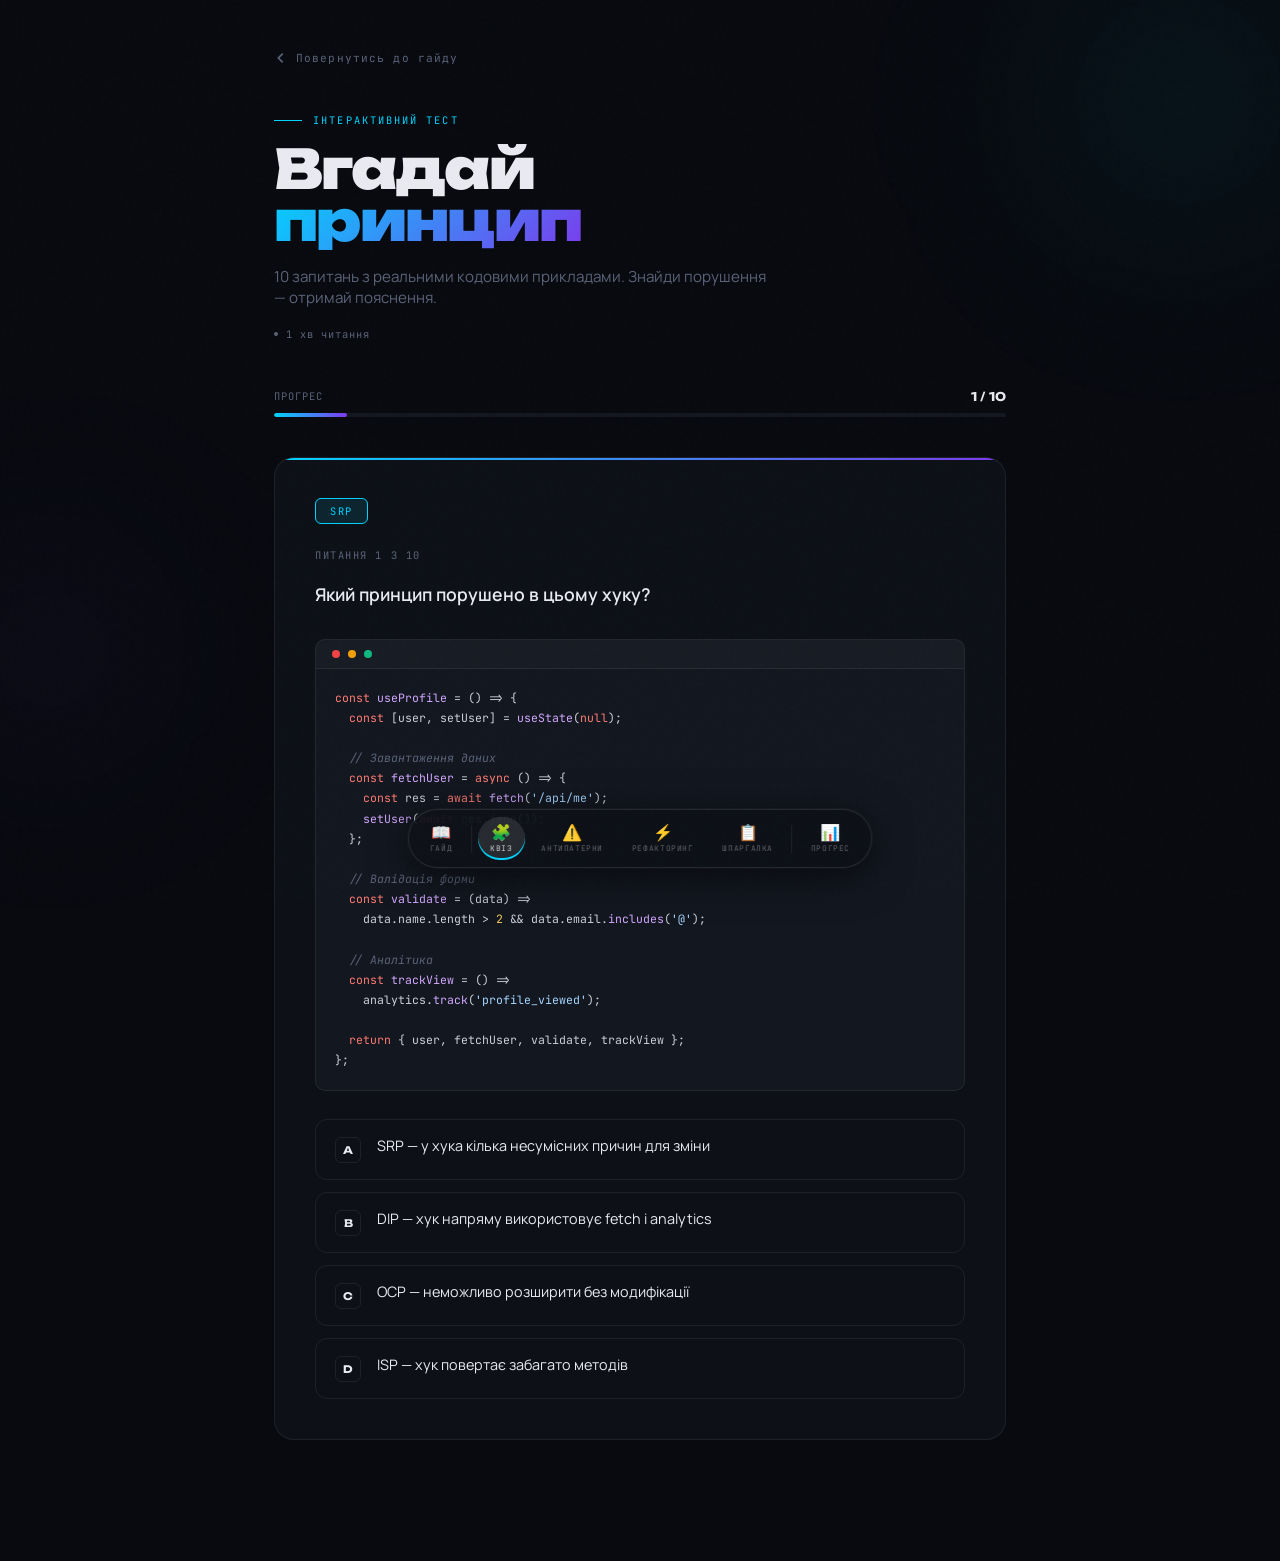
<file: quiz.html>
<!doctype html>
<html lang="uk">
  <head>
    <meta charset="UTF-8" />
    <meta name="viewport" content="width=device-width, initial-scale=1.0" />
    <title>Квіз — Frontend Принципи</title>
    <link
      href="https://fonts.googleapis.com/css2?family=Unbounded:wght@300;400;700;900&family=JetBrains+Mono:wght@300;400;500&family=Manrope:wght@300;400;500;600&display=swap"
      rel="stylesheet"
    />
    <link rel="stylesheet" href="quiz.css" />
  </head>
  <body data-current="quiz">
    <div class="orb orb1"></div>
    <div class="orb orb2"></div>

    <div class="shell">
      <a href="index.html" class="back">
        <svg
          viewBox="0 0 16 16"
          fill="none"
          stroke="currentColor"
          stroke-width="2"
        >
          <path d="M10 3L5 8l5 5" />
        </svg>
        Повернутись до гайду
      </a>

      <!-- Header -->
      <div class="quiz-header" id="quiz-header">
        <div class="quiz-eyebrow">Інтерактивний тест</div>
        <h1 class="quiz-title">Вгадай<br /><span>принцип</span></h1>
        <p class="quiz-desc">
          10 запитань з реальними кодовими прикладами. Знайди порушення —
          отримай пояснення.
        </p>
        <div class="read-time">
          <span class="read-time-dot"></span><span id="read-time-val">—</span>
        </div>
      </div>

      <!-- Progress -->
      <div class="progress-wrap" id="progress-wrap">
        <div class="progress-meta">
          <span class="progress-label">ПРОГРЕС</span>
          <span class="progress-frac" id="progress-frac">1 / 10</span>
        </div>
        <div class="progress-track">
          <div
            class="progress-fill"
            id="progress-fill"
            style="width: 10%"
          ></div>
        </div>
      </div>

      <!-- Question area -->
      <div id="question-area"></div>

      <!-- Results -->
      <div class="results" id="results"></div>
    </div>

    <!-- GLOBAL NAV -->
    <nav class="gnav" id="gnav">
      <a class="gnav-item" href="index.html" data-page="index">
        <span class="gnav-icon">📖</span>
        <span class="gnav-label">Гайд</span>
      </a>
      <div class="gnav-sep"></div>
      <a class="gnav-item" href="quiz.html" data-page="quiz">
        <span class="gnav-icon">🧩</span>
        <span class="gnav-label">Квіз</span>
      </a>
      <a class="gnav-item" href="antipatterns.html" data-page="antipatterns">
        <span class="gnav-icon">⚠️</span>
        <span class="gnav-label">Антипатерни</span>
      </a>
      <a class="gnav-item" href="refactoring.html" data-page="refactoring">
        <span class="gnav-icon">⚡</span>
        <span class="gnav-label">Рефакторинг</span>
      </a>
      <a class="gnav-item" href="cheatsheet.html" data-page="cheatsheet">
        <span class="gnav-icon">📋</span>
        <span class="gnav-label">Шпаргалка</span>
      </a>
      <div class="gnav-sep"></div>
      <a class="gnav-item" href="tracker.html" data-page="tracker">
        <span class="gnav-prog"></span>
        <span class="gnav-icon">📊</span>
        <span class="gnav-label">Прогрес</span>
      </a>
    </nav>
    <script type="module" src="./quiz.js"></script>
  </body>
</html>
</file>
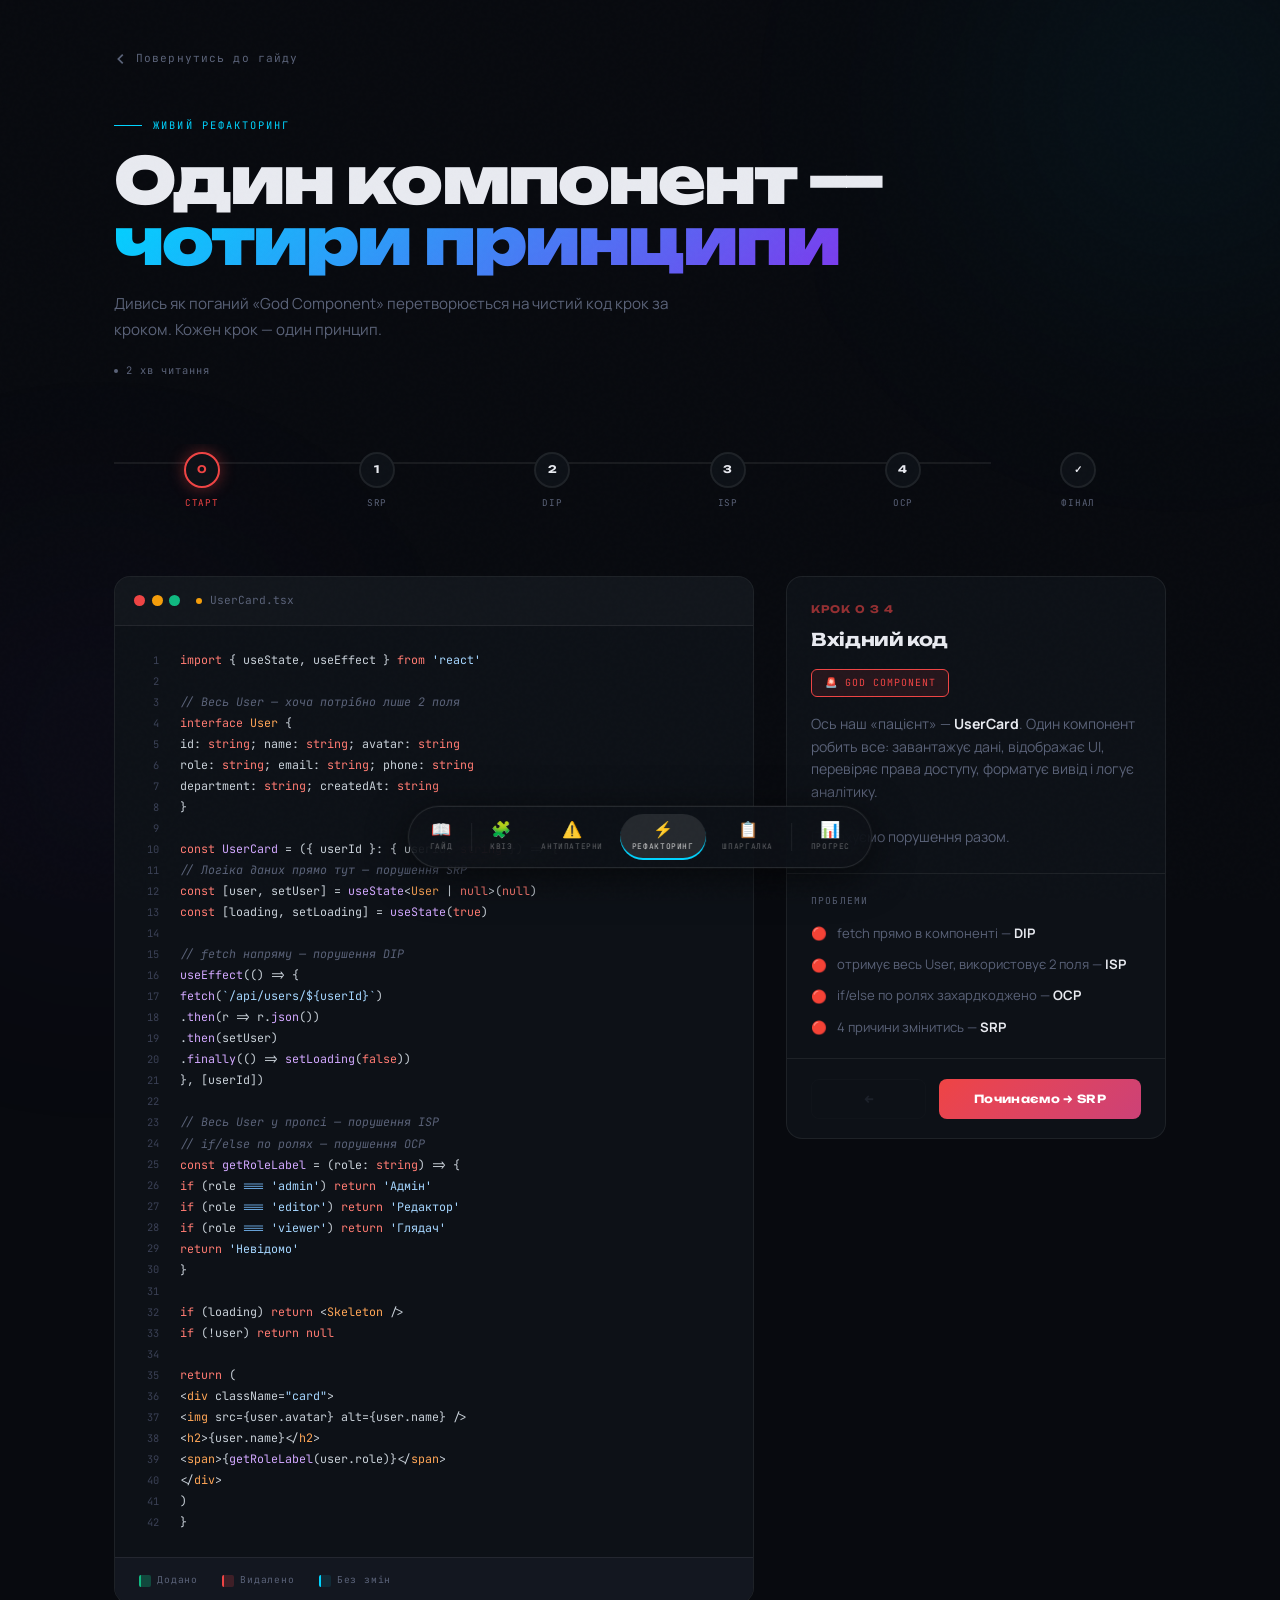
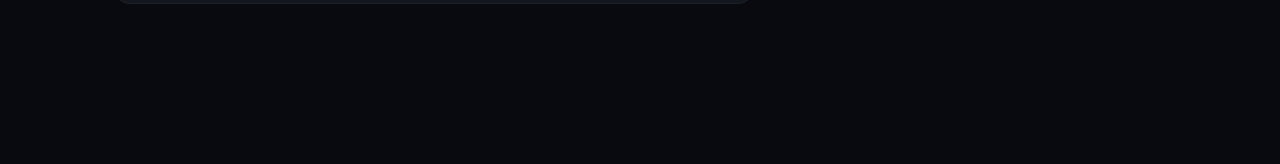
<file: refactoring.html>
<!doctype html>
<html lang="uk">
  <head>
    <meta charset="UTF-8" />
    <meta name="viewport" content="width=device-width, initial-scale=1.0" />
    <title>Живий Рефакторинг — Frontend Принципи</title>
    <link
      href="https://fonts.googleapis.com/css2?family=Unbounded:wght@300;400;700;900&family=JetBrains+Mono:wght@300;400;500&family=Manrope:wght@300;400;500;600&display=swap"
      rel="stylesheet"
    />
    <link rel="stylesheet" href="refactoring.css" />
  </head>
  <body data-current="refactoring">
    <div class="orb orb1"></div>
    <div class="orb orb2"></div>
    <div class="shell">
      <a href="index.html" class="back">
        <svg
          width="14"
          viewBox="0 0 16 16"
          fill="none"
          stroke="currentColor"
          stroke-width="2"
        >
          <path d="M10 3L5 8l5 5" />
        </svg>
        Повернутись до гайду
      </a>

      <div class="hero">
        <div class="eyebrow">Живий рефакторинг</div>
        <h1 class="hero-title">
          Один компонент —<br /><em>чотири принципи</em>
        </h1>
        <p class="hero-desc">
          Дивись як поганий «God Component» перетворюється на чистий код крок за
          кроком. Кожен крок — один принцип.
        </p>
        <div class="read-time">
          <span class="read-time-dot"></span><span id="read-time-val">—</span>
        </div>
      </div>

      <!-- STEP INDICATORS -->
      <div class="steps-nav" id="steps-nav">
        <div class="step-dot active" data-step="0" style="--sd-color: #ef4444">
          <div class="step-circle">0</div>
          <div class="step-label">Старт</div>
        </div>
        <div class="step-dot" data-step="1" style="--sd-color: #00d4ff">
          <div class="step-circle">1</div>
          <div class="step-label">SRP</div>
        </div>
        <div class="step-dot" data-step="2" style="--sd-color: #ef4444">
          <div class="step-circle">2</div>
          <div class="step-label">DIP</div>
        </div>
        <div class="step-dot" data-step="3" style="--sd-color: #10b981">
          <div class="step-circle">3</div>
          <div class="step-label">ISP</div>
        </div>
        <div class="step-dot" data-step="4" style="--sd-color: #7c3aed">
          <div class="step-circle">4</div>
          <div class="step-label">OCP</div>
        </div>
        <div class="step-dot" data-step="5" style="--sd-color: #10b981">
          <div class="step-circle">✓</div>
          <div class="step-label">Фінал</div>
        </div>
      </div>

      <div class="main-layout">
        <!-- CODE EDITOR -->
        <div class="editor">
          <div class="editor-titlebar">
            <div style="display: flex; align-items: center; gap: 1rem">
              <div class="editor-dots">
                <span></span><span></span><span></span>
              </div>
              <div class="editor-filename">
                <span class="dot"></span><span id="filename">UserCard.tsx</span>
              </div>
            </div>
            <div class="editor-stats" id="editor-stats"></div>
          </div>
          <div class="code-area" id="code-area"></div>
          <div class="diff-legend">
            <div class="dl-item">
              <div class="dl-bar add"></div>
              Додано
            </div>
            <div class="dl-item">
              <div class="dl-bar rem"></div>
              Видалено
            </div>
            <div class="dl-item">
              <div class="dl-bar hi"></div>
              Без змін
            </div>
          </div>
        </div>

        <!-- SIDE PANEL -->
        <div class="side-panel">
          <!-- Step 0: Start -->
          <div class="step-card active" id="card-0" style="--sc-color: #ef4444">
            <div class="step-card-top">
              <div class="step-num-big">КРОК 0 З 4</div>
              <div class="step-title">Вхідний код</div>
              <div class="principle-pill">🚨 God Component</div>
              <p class="step-desc">
                Ось наш «пацієнт» — <strong>UserCard</strong>. Один компонент
                робить все: завантажує дані, відображає UI, перевіряє права
                доступу, форматує вивід і логує аналітику.<br /><br />Порахуємо
                порушення разом.
              </p>
            </div>
            <div class="step-changes">
              <div class="changes-title">Проблеми</div>
              <div class="change-item">
                <div class="ci-icon">🔴</div>
                <div class="ci-text">
                  fetch прямо в компоненті — <strong>DIP</strong>
                </div>
              </div>
              <div class="change-item">
                <div class="ci-icon">🔴</div>
                <div class="ci-text">
                  отримує весь User, використовує 2 поля — <strong>ISP</strong>
                </div>
              </div>
              <div class="change-item">
                <div class="ci-icon">🔴</div>
                <div class="ci-text">
                  if/else по ролях захардкоджено — <strong>OCP</strong>
                </div>
              </div>
              <div class="change-item">
                <div class="ci-icon">🔴</div>
                <div class="ci-text">
                  4 причини змінитись — <strong>SRP</strong>
                </div>
              </div>
            </div>
            <div class="step-card-bottom">
              <button class="btn-prev" disabled>←</button>
              <button class="btn-next" onclick="goStep(1)">
                Починаємо → SRP
              </button>
            </div>
          </div>

          <!-- Step 1: SRP -->
          <div class="step-card" id="card-1" style="--sc-color: #00d4ff">
            <div class="step-card-top">
              <div class="step-num-big">КРОК 1 З 4</div>
              <div class="step-title">Single Responsibility</div>
              <div class="principle-pill">S — SRP</div>
              <p class="step-desc">
                Виносимо логіку завантаження даних у окремий хук
                <strong>useUser</strong>. Компонент більше не знає про fetch —
                він тільки отримує готові дані і рендерить.<br /><br />Одна
                причина для зміни замість чотирьох.
              </p>
            </div>
            <div class="step-changes">
              <div class="changes-title">Зміни</div>
              <div class="change-item">
                <div class="ci-icon">🟢</div>
                <div class="ci-text">
                  Створено хук <strong>useUser(id)</strong> — вся логіка даних
                  тут
                </div>
              </div>
              <div class="change-item">
                <div class="ci-icon">🟢</div>
                <div class="ci-text">Компонент тепер просто викликає хук</div>
              </div>
              <div class="change-item">
                <div class="ci-icon">🔴</div>
                <div class="ci-text">
                  Прибрано useState/useEffect з компонента
                </div>
              </div>
            </div>
            <div class="step-card-bottom">
              <button class="btn-prev" onclick="goStep(0)">←</button>
              <button class="btn-next" onclick="goStep(2)">Далі → DIP</button>
            </div>
          </div>

          <!-- Step 2: DIP -->
          <div class="step-card" id="card-2" style="--sc-color: #ef4444">
            <div class="step-card-top">
              <div class="step-num-big">КРОК 2 З 4</div>
              <div class="step-title">Dependency Inversion</div>
              <div class="principle-pill">D — DIP</div>
              <p class="step-desc">
                Хук <strong>useUser</strong> досі залежить від
                <code>fetch</code> напряму. Передаємо HTTP-клієнт як параметр —
                тепер хук не знає про конкретний транспорт.<br /><br />Замінити
                fetch на axios або React Query — нуль змін у бізнес-логіці.
              </p>
            </div>
            <div class="step-changes">
              <div class="changes-title">Зміни</div>
              <div class="change-item">
                <div class="ci-icon">🟢</div>
                <div class="ci-text">
                  <strong>httpClient</strong> передається як залежність
                </div>
              </div>
              <div class="change-item">
                <div class="ci-icon">🟢</div>
                <div class="ci-text">
                  Хук залежить від абстракції, не від fetch
                </div>
              </div>
              <div class="change-item">
                <div class="ci-icon">🔴</div>
                <div class="ci-text">Прибрано прямий виклик fetch</div>
              </div>
            </div>
            <div class="step-card-bottom">
              <button class="btn-prev" onclick="goStep(1)">←</button>
              <button class="btn-next" onclick="goStep(3)">Далі → ISP</button>
            </div>
          </div>

          <!-- Step 3: ISP -->
          <div class="step-card" id="card-3" style="--sc-color: #10b981">
            <div class="step-card-top">
              <div class="step-num-big">КРОК 3 З 4</div>
              <div class="step-title">Interface Segregation</div>
              <div class="principle-pill">I — ISP</div>
              <p class="step-desc">
                Компонент отримував весь об'єкт <code>User</code> з 10+ полями,
                але використовував лише <strong>name</strong> і
                <strong>avatar</strong>. Звужуємо інтерфейс до мінімуму.<br /><br />Тепер
                компонент незалежний від решти User.
              </p>
            </div>
            <div class="step-changes">
              <div class="changes-title">Зміни</div>
              <div class="change-item">
                <div class="ci-icon">🟢</div>
                <div class="ci-text">
                  Пропс змінено з <strong>User</strong> на
                  <strong>UserCardProps</strong>
                </div>
              </div>
              <div class="change-item">
                <div class="ci-icon">🟢</div>
                <div class="ci-text">
                  Інтерфейс містить тільки потрібні поля
                </div>
              </div>
              <div class="change-item">
                <div class="ci-icon">🔴</div>
                <div class="ci-text">Прибрано надлишкові поля з пропсів</div>
              </div>
            </div>
            <div class="step-card-bottom">
              <button class="btn-prev" onclick="goStep(2)">←</button>
              <button class="btn-next" onclick="goStep(4)">Далі → OCP</button>
            </div>
          </div>

          <!-- Step 4: OCP -->
          <div class="step-card" id="card-4" style="--sc-color: #7c3aed">
            <div class="step-card-top">
              <div class="step-num-big">КРОК 4 З 4</div>
              <div class="step-title">Open / Closed</div>
              <div class="principle-pill">O — OCP</div>
              <p class="step-desc">
                Логіка ролей була захардкоджена як if/else. Замінюємо на
                <strong>об'єкт-стратегію</strong> — тепер нова роль додається
                одним рядком без зміни самої функції.<br /><br />Відкритий для
                розширення. Закритий для модифікації.
              </p>
            </div>
            <div class="step-changes">
              <div class="changes-title">Зміни</div>
              <div class="change-item">
                <div class="ci-icon">🟢</div>
                <div class="ci-text">
                  Створено <strong>ROLE_LABELS</strong> — об'єкт конфігурації
                </div>
              </div>
              <div class="change-item">
                <div class="ci-icon">🟢</div>
                <div class="ci-text">Нова роль = один рядок у конфізі</div>
              </div>
              <div class="change-item">
                <div class="ci-icon">🔴</div>
                <div class="ci-text">Видалено if/else chain</div>
              </div>
            </div>
            <div class="step-card-bottom">
              <button class="btn-prev" onclick="goStep(3)">←</button>
              <button class="btn-next" onclick="goStep(5)">
                Подивитись результат ✓
              </button>
            </div>
          </div>

          <!-- Step 5: Final -->
          <div class="step-card" id="card-5" style="--sc-color: #10b981">
            <div class="step-card-top">
              <div class="step-num-big">ФІНАЛ</div>
              <div class="step-title">Рефакторинг завершено</div>
              <div class="principle-pill">✓ Чистий код</div>
              <p class="step-desc">
                З одного компонента на 42 рядки ми отримали
                <strong>чисту архітектуру</strong> з розподіленими обов'язками.
                Кожна одиниця робить одну річ і легко тестується.
              </p>
            </div>
            <div class="step-changes">
              <div class="changes-title">Що стало краще</div>
              <div class="change-item">
                <div class="ci-icon">✅</div>
                <div class="ci-text">
                  <strong>useUser</strong> — ізольована логіка даних
                </div>
              </div>
              <div class="change-item">
                <div class="ci-icon">✅</div>
                <div class="ci-text">
                  <strong>UserCard</strong> — тільки рендеринг
                </div>
              </div>
              <div class="change-item">
                <div class="ci-icon">✅</div>
                <div class="ci-text">Транспорт — через залежність</div>
              </div>
              <div class="change-item">
                <div class="ci-icon">✅</div>
                <div class="ci-text">Інтерфейс — мінімальний</div>
              </div>
              <div class="change-item">
                <div class="ci-icon">✅</div>
                <div class="ci-text">Ролі — розширювані без змін</div>
              </div>
            </div>
            <div class="step-card-bottom">
              <button class="btn-prev" onclick="goStep(4)">← Назад</button>
              <button class="btn-next" onclick="goStep(0)">🔄 Спочатку</button>
            </div>
          </div>

          <!-- Final banner -->
          <div class="final-banner" id="final-banner">
            <div class="fb-title">🏁 Молодець! Пройшов увесь шлях</div>
            <div class="fb-text">
              Тепер ти бачив як застосовувати SOLID на реальному прикладі.
              Перевір себе в квізі або вивчи антипатерни.
            </div>
            <div class="fb-actions">
              <a href="quiz.html" class="fb-btn primary">Квіз →</a>
              <a href="antipatterns.html" class="fb-btn secondary"
                >Антипатерни</a
              >
            </div>
          </div>
        </div>
      </div>
    </div>

    <!-- GLOBAL NAV -->
    <nav class="gnav" id="gnav">
      <a class="gnav-item" href="index.html" data-page="index">
        <span class="gnav-icon">📖</span>
        <span class="gnav-label">Гайд</span>
      </a>
      <div class="gnav-sep"></div>
      <a class="gnav-item" href="quiz.html" data-page="quiz">
        <span class="gnav-icon">🧩</span>
        <span class="gnav-label">Квіз</span>
      </a>
      <a class="gnav-item" href="antipatterns.html" data-page="antipatterns">
        <span class="gnav-icon">⚠️</span>
        <span class="gnav-label">Антипатерни</span>
      </a>
      <a class="gnav-item" href="refactoring.html" data-page="refactoring">
        <span class="gnav-icon">⚡</span>
        <span class="gnav-label">Рефакторинг</span>
      </a>
      <a class="gnav-item" href="cheatsheet.html" data-page="cheatsheet">
        <span class="gnav-icon">📋</span>
        <span class="gnav-label">Шпаргалка</span>
      </a>
      <div class="gnav-sep"></div>
      <a class="gnav-item" href="tracker.html" data-page="tracker">
        <span class="gnav-prog"></span>
        <span class="gnav-icon">📊</span>
        <span class="gnav-label">Прогрес</span>
      </a>
    </nav>

    <script type="module" src="./refactoring.js"></script>
  </body>
</html>
</file>
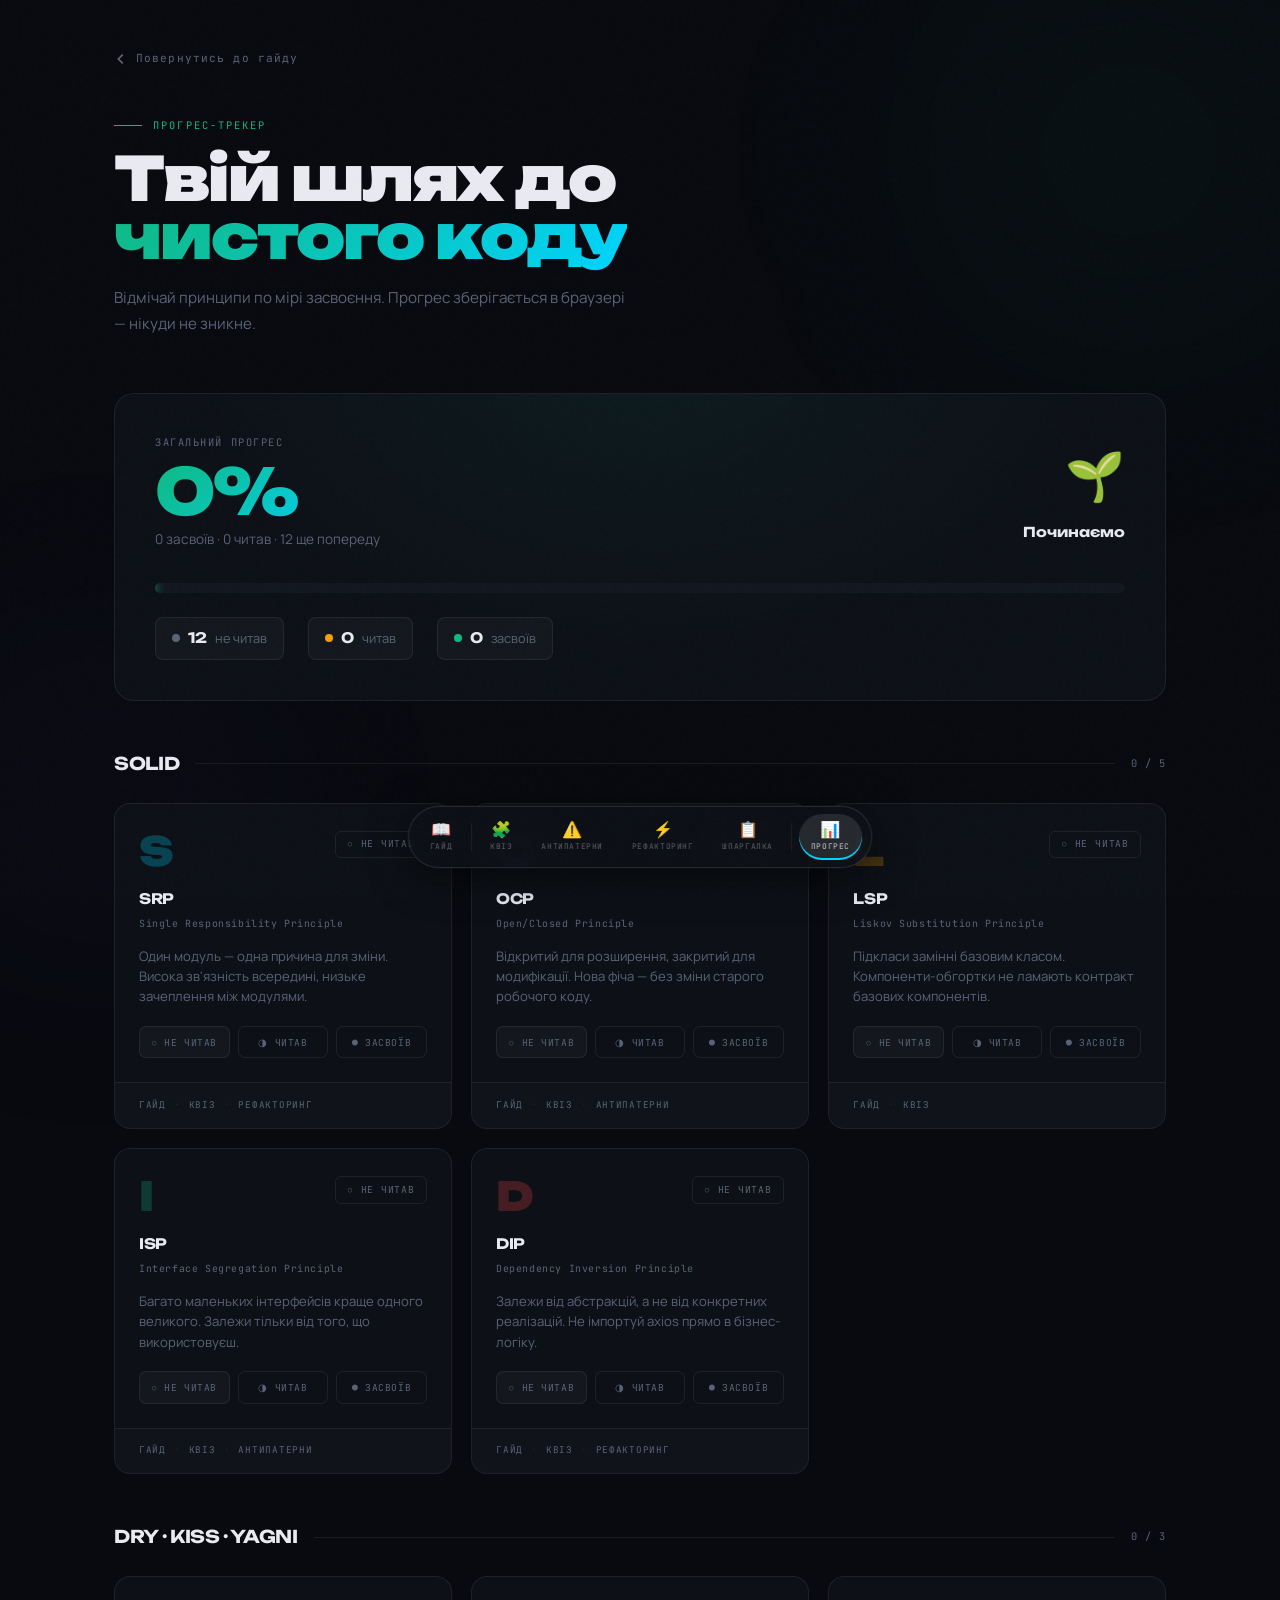
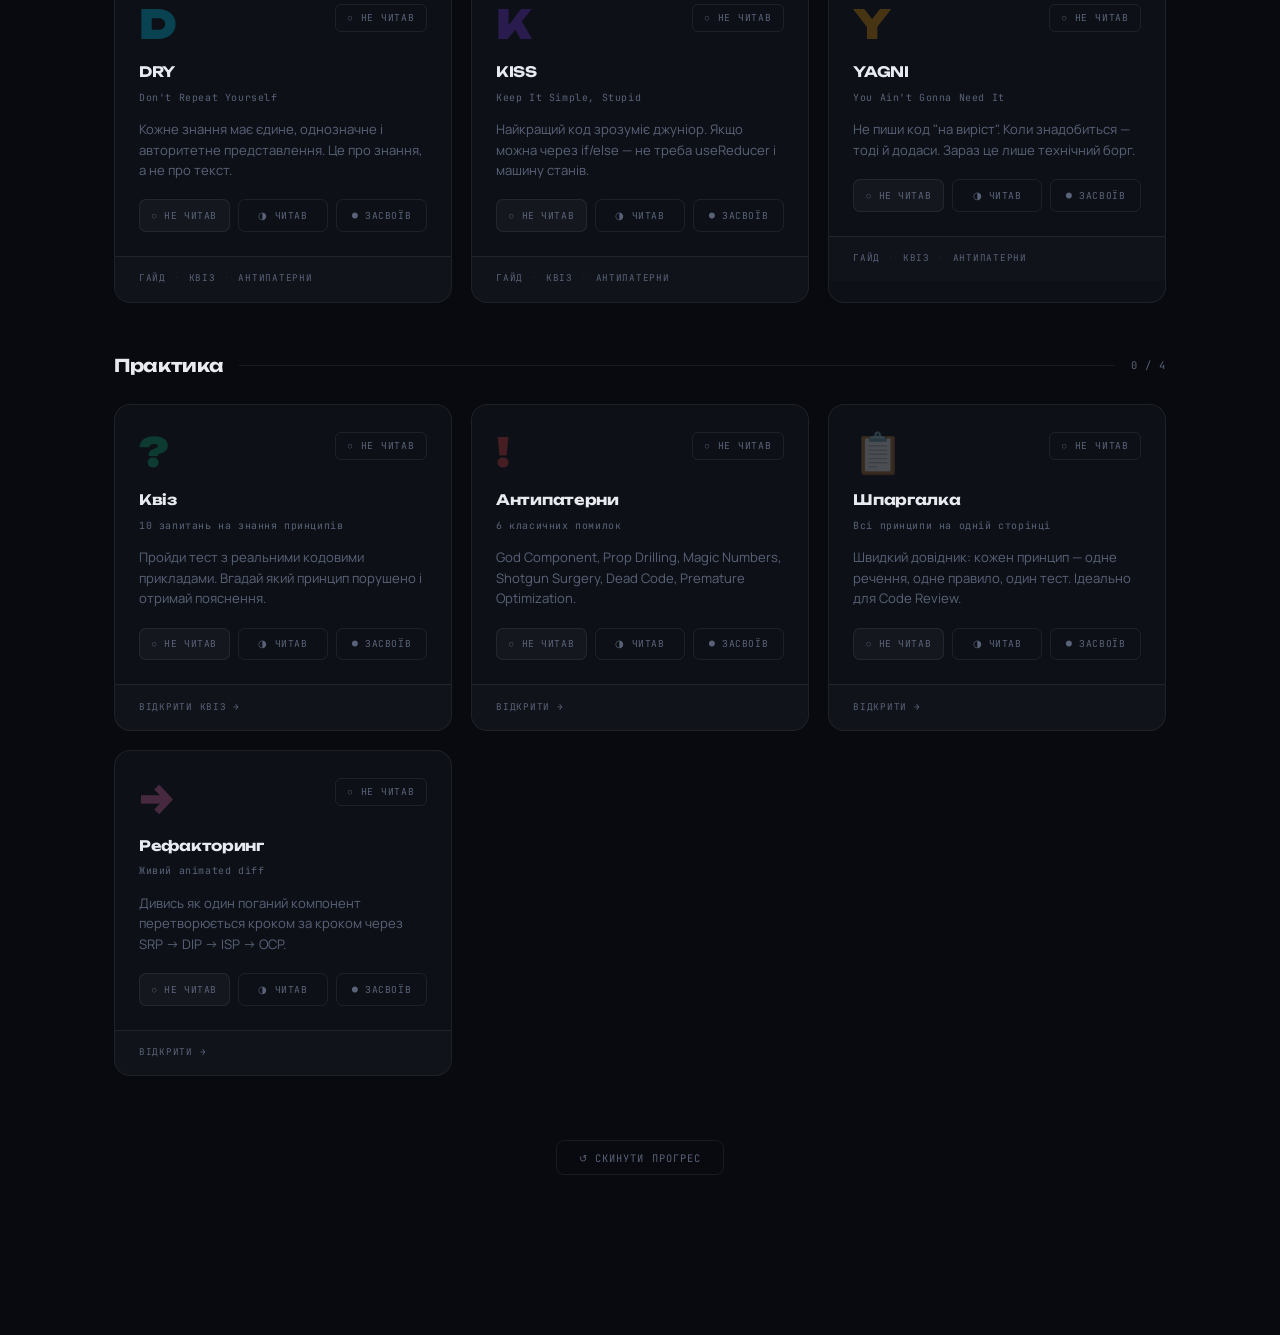
<file: tracker.html>
<!doctype html>
<html lang="uk">
  <head>
    <meta charset="UTF-8" />
    <meta name="viewport" content="width=device-width, initial-scale=1.0" />
    <title>Мій Прогрес — Frontend Принципи</title>
    <link
      href="https://fonts.googleapis.com/css2?family=Unbounded:wght@300;400;700;900&family=JetBrains+Mono:wght@300;400;500&family=Manrope:wght@300;400;500;600&display=swap"
      rel="stylesheet"
    />
    <link rel="stylesheet" href="tracker.css" />
  </head>
  <body data-current="tracker">
    <div class="orb orb1"></div>
    <div class="orb orb2"></div>

    <!-- Celebration overlay -->
    <div class="celebrate" id="celebrate">
      <div class="celebrate-box">
        <span class="cel-emoji">🏆</span>
        <div class="cel-title">Всі засвоєні!</div>
        <p class="cel-text">
          Ти пройшов повний шлях від теорії до практики. Тепер ти знаєш SOLID,
          DRY, KISS і YAGNI на рівні, достатньому для реального Code Review.
        </p>
        <button
          class="cel-close"
          onclick="
            document.getElementById('celebrate').classList.remove('show')
          "
        >
          Закрити
        </button>
      </div>
    </div>

    <div class="shell">
      <a href="index.html" class="back">
        <svg
          width="14"
          viewBox="0 0 16 16"
          fill="none"
          stroke="currentColor"
          stroke-width="2"
        >
          <path d="M10 3L5 8l5 5" />
        </svg>
        Повернутись до гайду
      </a>

      <div class="hero">
        <div class="eyebrow">Прогрес-трекер</div>
        <h1 class="hero-title">Твій шлях до<br /><em>чистого коду</em></h1>
        <p class="hero-desc">
          Відмічай принципи по мірі засвоєння. Прогрес зберігається в браузері —
          нікуди не зникне.
        </p>
      </div>

      <!-- MASTER PROGRESS -->
      <div class="master-card">
        <div class="master-top">
          <div>
            <div class="master-label">Загальний прогрес</div>
            <div class="master-pct" id="master-pct">0%</div>
            <div class="master-sub" id="master-sub">Починаємо з нуля</div>
          </div>
          <div class="master-verdict">
            <span class="verdict-emoji" id="verdict-emoji">🌱</span>
            <div class="verdict-text" id="verdict-text">Новачок</div>
          </div>
        </div>
        <div class="big-track">
          <div class="big-fill" id="big-fill" style="width: 0%"></div>
        </div>
        <div class="stats-row">
          <div class="stat-pill">
            <div class="stat-dot" style="background: var(--muted)"></div>
            <div class="stat-num" id="s0-count">0</div>
            <span style="color: var(--muted); font-size: 0.8rem">не читав</span>
          </div>
          <div class="stat-pill">
            <div class="stat-dot" style="background: var(--c3)"></div>
            <div class="stat-num" id="s1-count">0</div>
            <span style="color: var(--muted); font-size: 0.8rem">читав</span>
          </div>
          <div class="stat-pill">
            <div class="stat-dot" style="background: var(--c4)"></div>
            <div class="stat-num" id="s2-count">0</div>
            <span style="color: var(--muted); font-size: 0.8rem">засвоїв</span>
          </div>
        </div>
      </div>

      <!-- SOLID GROUP -->
      <div class="group">
        <div class="group-header">
          <div class="group-title">SOLID</div>
          <div class="group-line"></div>
          <div class="group-count" id="solid-count">0 / 5</div>
        </div>
        <div class="cards-grid" id="grid-solid"></div>
      </div>

      <!-- DRY·KISS·YAGNI GROUP -->
      <div class="group">
        <div class="group-header">
          <div class="group-title">DRY · KISS · YAGNI</div>
          <div class="group-line"></div>
          <div class="group-count" id="trio-count">0 / 3</div>
        </div>
        <div class="cards-grid" id="grid-trio"></div>
      </div>

      <!-- TOOLS GROUP -->
      <div class="group">
        <div class="group-header">
          <div class="group-title">Практика</div>
          <div class="group-line"></div>
          <div class="group-count" id="tools-count">0 / 4</div>
        </div>
        <div class="cards-grid" id="grid-tools"></div>
      </div>

      <div class="reset-wrap">
        <button class="reset-btn" onclick="confirmReset()">
          ↺ Скинути прогрес
        </button>
      </div>
    </div>

    <!-- GLOBAL NAV -->
    <nav class="gnav" id="gnav">
      <a class="gnav-item" href="index.html" data-page="index">
        <span class="gnav-icon">📖</span>
        <span class="gnav-label">Гайд</span>
      </a>
      <div class="gnav-sep"></div>
      <a class="gnav-item" href="quiz.html" data-page="quiz">
        <span class="gnav-icon">🧩</span>
        <span class="gnav-label">Квіз</span>
      </a>
      <a class="gnav-item" href="antipatterns.html" data-page="antipatterns">
        <span class="gnav-icon">⚠️</span>
        <span class="gnav-label">Антипатерни</span>
      </a>
      <a class="gnav-item" href="refactoring.html" data-page="refactoring">
        <span class="gnav-icon">⚡</span>
        <span class="gnav-label">Рефакторинг</span>
      </a>
      <a class="gnav-item" href="cheatsheet.html" data-page="cheatsheet">
        <span class="gnav-icon">📋</span>
        <span class="gnav-label">Шпаргалка</span>
      </a>
      <div class="gnav-sep"></div>
      <a class="gnav-item" href="tracker.html" data-page="tracker">
        <span class="gnav-prog"></span>
        <span class="gnav-icon">📊</span>
        <span class="gnav-label">Прогрес</span>
      </a>
    </nav>
    <script type="module" src="./tracker.js"></script>
  </body>
</html>
</file>
<file: index.css>
:root {
  --bg: #080a0f;
  --surface: #0d1117;
  --surface2: #131720;
  --border: rgba(255, 255, 255, 0.06);
  --text: #e8eaf0;
  --muted: #5a6278;
  --accent1: #00d4ff;
  --accent2: #7c3aed;
  --accent3: #f59e0b;
  --accent4: #10b981;
  --accent5: #ef4444;
  --glow1: rgba(0, 212, 255, 0.15);
  --glow2: rgba(124, 58, 237, 0.15);
}

* {
  margin: 0;
  padding: 0;
  box-sizing: border-box;
}

html {
  scroll-behavior: smooth;
}
.chip {
  cursor: pointer;
}
.scroll-hint {
  cursor: pointer;
}

body {
  background: var(--bg);
  color: var(--text);
  font-family: 'Manrope', sans-serif;
  font-size: 15px;
  line-height: 1.7;
  overflow-x: hidden;
}

/* ── NOISE OVERLAY ── */
body::before {
  content: '';
  position: fixed;
  inset: 0;
  background-image: url("data:image/svg+xml,%3Csvg viewBox='0 0 256 256' xmlns='http://www.w3.org/2000/svg'%3E%3Cfilter id='n'%3E%3CfeTurbulence type='fractalNoise' baseFrequency='0.9' numOctaves='4' stitchTiles='stitch'/%3E%3C/filter%3E%3Crect width='100%25' height='100%25' filter='url(%23n)' opacity='0.03'/%3E%3C/svg%3E");
  pointer-events: none;
  z-index: 9999;
  opacity: 0.5;
}

/* ── HERO ── */
.hero {
  min-height: 100vh;
  display: grid;
  place-items: center;
  text-align: center;
  padding: 6rem 2rem;
  position: relative;
  overflow: hidden;
}

.hero-orb {
  position: absolute;
  border-radius: 50%;
  filter: blur(120px);
  pointer-events: none;
}
.hero-orb-1 {
  width: 600px;
  height: 600px;
  background: radial-gradient(
    circle,
    rgba(0, 212, 255, 0.2) 0%,
    transparent 70%
  );
  top: -200px;
  left: -200px;
  animation: float1 8s ease-in-out infinite;
}
.hero-orb-2 {
  width: 500px;
  height: 500px;
  background: radial-gradient(
    circle,
    rgba(124, 58, 237, 0.2) 0%,
    transparent 70%
  );
  bottom: -150px;
  right: -150px;
  animation: float2 10s ease-in-out infinite;
}
.hero-orb-3 {
  width: 300px;
  height: 300px;
  background: radial-gradient(
    circle,
    rgba(245, 158, 11, 0.15) 0%,
    transparent 70%
  );
  top: 50%;
  left: 50%;
  transform: translate(-50%, -50%);
  animation: float3 12s ease-in-out infinite;
}

@keyframes float1 {
  0%,
  100% {
    transform: translate(0, 0);
  }
  50% {
    transform: translate(60px, 40px);
  }
}
@keyframes float2 {
  0%,
  100% {
    transform: translate(0, 0);
  }
  50% {
    transform: translate(-50px, 30px);
  }
}
@keyframes float3 {
  0%,
  100% {
    transform: translate(-50%, -50%) scale(1);
  }
  50% {
    transform: translate(-50%, -50%) scale(1.2);
  }
}

.hero-badge {
  display: inline-block;
  background: linear-gradient(
    135deg,
    rgba(0, 212, 255, 0.15),
    rgba(124, 58, 237, 0.15)
  );
  border: 1px solid rgba(0, 212, 255, 0.3);
  border-radius: 100px;
  padding: 0.4rem 1.2rem;
  font-family: 'JetBrains Mono', monospace;
  font-size: 0.7rem;
  letter-spacing: 0.15em;
  text-transform: uppercase;
  color: var(--accent1);
  margin-bottom: 2rem;
  animation: fadeUp 0.8s ease both;
}

.hero-title {
  font-family: 'Unbounded', sans-serif;
  font-size: clamp(2.8rem, 8vw, 7rem);
  font-weight: 900;
  line-height: 0.95;
  letter-spacing: -0.03em;
  animation: fadeUp 0.8s 0.1s ease both;
}

.hero-title .line1 {
  display: block;
  color: #fff;
}
.hero-title .line2 {
  display: block;
  background: linear-gradient(135deg, var(--accent1), var(--accent2));
  -webkit-background-clip: text;
  -webkit-text-fill-color: transparent;
  background-clip: text;
}

.hero-sub {
  margin-top: 2rem;
  font-size: 1.1rem;
  color: var(--muted);
  max-width: 600px;
  margin-left: auto;
  margin-right: auto;
  animation: fadeUp 0.8s 0.2s ease both;
}

.hero-chips {
  display: flex;
  flex-wrap: wrap;
  gap: 0.6rem;
  justify-content: center;
  margin-top: 2.5rem;
  animation: fadeUp 0.8s 0.3s ease both;
}

.chip {
  font-family: 'JetBrains Mono', monospace;
  font-size: 0.7rem;
  padding: 0.35rem 0.9rem;
  border-radius: 6px;
  background: var(--surface2);
  border: 1px solid var(--border);
  color: var(--muted);
  transition: all 0.3s;
  cursor: pointer;
  text-decoration: none;
  display: inline-block;
}
.chip:hover {
  border-color: var(--accent1);
  color: var(--accent1);
  background: rgba(0, 212, 255, 0.06);
  transform: translateY(-2px);
  box-shadow: 0 4px 16px rgba(0, 212, 255, 0.15);
}

@keyframes fadeUp {
  from {
    opacity: 0;
    transform: translateY(30px);
  }
  to {
    opacity: 1;
    transform: translateY(0);
  }
}

.scroll-hint {
  position: absolute;
  bottom: 2rem;
  left: 50%;
  transform: translateX(-50%);
  display: flex;
  flex-direction: column;
  align-items: center;
  gap: 0.5rem;
  color: var(--muted);
  font-size: 0.7rem;
  font-family: 'JetBrains Mono', monospace;
  letter-spacing: 0.1em;
  animation: fadeUp 0.8s 0.5s ease both;
  cursor: pointer;
  transition: color 0.2s;
}
.scroll-hint:hover {
  color: var(--accent1);
}
.scroll-hint .arrow {
  width: 1px;
  height: 40px;
  background: linear-gradient(to bottom, transparent, var(--accent1));
  animation: scrollPulse 1.8s ease-in-out infinite;
}
@keyframes scrollPulse {
  0%,
  100% {
    opacity: 0.3;
    transform: scaleY(1);
  }
  50% {
    opacity: 1;
    transform: scaleY(1.15);
  }
}

/* ── SECTIONS ── */
.section {
  max-width: 1200px;
  margin: 0 auto;
  padding: 6rem 2rem;
}

.section-label {
  font-family: 'JetBrains Mono', monospace;
  font-size: 0.65rem;
  letter-spacing: 0.2em;
  text-transform: uppercase;
  color: var(--accent1);
  margin-bottom: 1rem;
  display: flex;
  align-items: center;
  gap: 0.8rem;
}
.section-label::before {
  content: '';
  display: block;
  width: 30px;
  height: 1px;
  background: var(--accent1);
}

.section-title {
  font-family: 'Unbounded', sans-serif;
  font-size: clamp(1.8rem, 4vw, 3rem);
  font-weight: 700;
  line-height: 1.1;
  letter-spacing: -0.03em;
  margin-bottom: 3rem;
}

/* ── WHY SECTION ── */
.why-grid {
  display: grid;
  grid-template-columns: repeat(auto-fit, minmax(280px, 1fr));
  gap: 1.5px;
  border: 1.5px solid var(--border);
  border-radius: 16px;
  overflow: hidden;
  background: var(--border);
}

.why-card {
  background: var(--surface);
  padding: 2.5rem;
  position: relative;
  overflow: hidden;
  transition: background 0.3s;
}
.why-card:hover {
  background: var(--surface2);
}
.why-card::before {
  content: '';
  position: absolute;
  top: 0;
  left: 0;
  right: 0;
  height: 2px;
  background: linear-gradient(90deg, transparent, var(--accent), transparent);
  opacity: 0;
  transition: opacity 0.3s;
}
.why-card:hover::before {
  opacity: 1;
}

.why-card[data-accent='cyan'] {
  --accent: var(--accent1);
}
.why-card[data-accent='purple'] {
  --accent: var(--accent2);
}
.why-card[data-accent='amber'] {
  --accent: var(--accent3);
}

.why-icon {
  font-size: 1.8rem;
  margin-bottom: 1.2rem;
}
.why-title {
  font-family: 'Unbounded', sans-serif;
  font-size: 1rem;
  font-weight: 700;
  margin-bottom: 0.8rem;
}
.why-text {
  color: var(--muted);
  font-size: 0.9rem;
}

/* ── SOLID SECTION ── */
.solid-nav {
  display: flex;
  gap: 0.5rem;
  flex-wrap: wrap;
  margin-bottom: 3rem;
}

.solid-btn {
  font-family: 'Unbounded', sans-serif;
  font-size: 0.75rem;
  font-weight: 700;
  padding: 0.6rem 1.2rem;
  border-radius: 8px;
  border: 1.5px solid var(--border);
  background: var(--surface);
  color: var(--muted);
  cursor: pointer;
  transition: all 0.25s;
  display: flex;
  align-items: center;
  gap: 0.5rem;
}
.solid-btn .letter {
  width: 24px;
  height: 24px;
  border-radius: 4px;
  display: grid;
  place-items: center;
  font-size: 0.85rem;
}
.solid-btn:hover,
.solid-btn.active {
  border-color: var(--btn-color);
  color: var(--btn-color);
  background: var(--surface2);
  box-shadow: 0 0 20px rgba(0, 0, 0, 0.3);
}
.solid-btn.active .letter {
  background: var(--btn-color);
  color: #000;
}

.solid-panel {
  display: none;
}
.solid-panel.active {
  display: block;
  animation: panelIn 0.4s ease;
}
@keyframes panelIn {
  from {
    opacity: 0;
    transform: translateY(12px);
  }
  to {
    opacity: 1;
    transform: translateY(0);
  }
}

.solid-header {
  display: flex;
  align-items: flex-start;
  gap: 2rem;
  margin-bottom: 2.5rem;
  flex-wrap: wrap;
}

.solid-letter-big {
  font-family: 'Unbounded', sans-serif;
  font-size: 6rem;
  font-weight: 900;
  line-height: 1;
  letter-spacing: -0.05em;
  flex-shrink: 0;
  background: linear-gradient(135deg, var(--panel-color), transparent);
  -webkit-background-clip: text;
  -webkit-text-fill-color: transparent;
  background-clip: text;
}

.solid-info {
  flex: 1;
  min-width: 200px;
}
.solid-name {
  font-family: 'Unbounded', sans-serif;
  font-size: 1.5rem;
  font-weight: 700;
  letter-spacing: -0.02em;
  margin-bottom: 0.5rem;
}
.solid-tagline {
  font-family: 'JetBrains Mono', monospace;
  font-size: 0.8rem;
  color: var(--panel-color);
  background: rgba(255, 255, 255, 0.04);
  display: inline-block;
  padding: 0.3rem 0.8rem;
  border-radius: 6px;
  border: 1px solid rgba(255, 255, 255, 0.08);
  margin-bottom: 1rem;
}
.solid-desc {
  color: var(--muted);
  max-width: 640px;
}

.solid-row {
  display: grid;
  grid-template-columns: 1fr 1fr;
  gap: 1.5rem;
  margin-bottom: 2rem;
}
@media (max-width: 700px) {
  .solid-row {
    grid-template-columns: 1fr;
  }
}

.code-block {
  background: var(--surface);
  border: 1px solid var(--border);
  border-radius: 12px;
  overflow: hidden;
}

.code-header {
  display: flex;
  align-items: center;
  justify-content: space-between;
  padding: 0.8rem 1.2rem;
  border-bottom: 1px solid var(--border);
  background: rgba(255, 255, 255, 0.02);
}

.code-dots {
  display: flex;
  gap: 0.4rem;
}
.code-dots span {
  width: 10px;
  height: 10px;
  border-radius: 50%;
}
.code-dots span:nth-child(1) {
  background: #ef4444;
}
.code-dots span:nth-child(2) {
  background: #f59e0b;
}
.code-dots span:nth-child(3) {
  background: #10b981;
}

.code-label {
  font-family: 'JetBrains Mono', monospace;
  font-size: 0.65rem;
  letter-spacing: 0.1em;
  text-transform: uppercase;
}
.code-label.bad {
  color: #ef4444;
}
.code-label.good {
  color: #10b981;
}

.code-body {
  padding: 1.5rem;
  font-family: 'JetBrains Mono', monospace;
  font-size: 0.75rem;
  line-height: 1.7;
  color: #c9d1d9;
  overflow-x: auto;
  white-space: pre;
}

/* token colors */
.kw {
  color: #ff7b72;
}
.fn {
  color: #d2a8ff;
}
.str {
  color: #a5d6ff;
}
.cm {
  color: #5a6278;
  font-style: italic;
}
.num {
  color: #f2cc60;
}
.op {
  color: #79c0ff;
}
.ty {
  color: #ffa657;
}

/* ── PRINCIPLES TRIOS ── */
.trio-grid {
  display: grid;
  grid-template-columns: repeat(3, 1fr);
  gap: 1.5rem;
  margin-bottom: 3rem;
}
@media (max-width: 700px) {
  .trio-grid {
    grid-template-columns: 1fr;
  }
}

.trio-card {
  border: 1px solid var(--border);
  border-radius: 16px;
  padding: 2rem;
  background: var(--surface);
  position: relative;
  overflow: hidden;
  transition:
    transform 0.3s,
    border-color 0.3s;
}
.trio-card:hover {
  transform: translateY(-4px);
  border-color: var(--tc-color);
}
.trio-card::after {
  content: '';
  position: absolute;
  bottom: 0;
  left: 0;
  right: 0;
  height: 3px;
  background: var(--tc-color);
  transform: scaleX(0);
  transition: transform 0.3s;
  transform-origin: left;
}
.trio-card:hover::after {
  transform: scaleX(1);
}

.trio-acronym {
  font-family: 'Unbounded', sans-serif;
  font-size: 1.8rem;
  font-weight: 900;
  color: var(--tc-color);
  margin-bottom: 0.3rem;
}
.trio-full {
  font-family: 'JetBrains Mono', monospace;
  font-size: 0.65rem;
  color: var(--muted);
  margin-bottom: 1.2rem;
  letter-spacing: 0.05em;
}
.trio-body {
  color: var(--muted);
  font-size: 0.88rem;
}
.trio-body strong {
  color: var(--text);
  font-weight: 600;
}

/* ── MATRIX TABLE ── */
.matrix-wrap {
  overflow-x: auto;
  border-radius: 12px;
  border: 1px solid var(--border);
}

table {
  width: 100%;
  border-collapse: collapse;
  font-size: 0.88rem;
}
thead {
  background: var(--surface2);
}
thead th {
  padding: 1rem 1.5rem;
  text-align: left;
  font-family: 'JetBrains Mono', monospace;
  font-size: 0.65rem;
  letter-spacing: 0.12em;
  text-transform: uppercase;
  color: var(--muted);
  border-bottom: 1px solid var(--border);
}
tbody tr {
  border-bottom: 1px solid var(--border);
  transition: background 0.2s;
}
tbody tr:last-child {
  border-bottom: none;
}
tbody tr:hover {
  background: var(--surface2);
}
tbody td {
  padding: 1.2rem 1.5rem;
  vertical-align: top;
}
.td-stage {
  font-family: 'Unbounded', sans-serif;
  font-size: 0.8rem;
  font-weight: 700;
}
.td-principles {
  font-family: 'JetBrains Mono', monospace;
  font-size: 0.8rem;
}
.badge-p {
  display: inline-block;
  padding: 0.15rem 0.55rem;
  border-radius: 4px;
  font-size: 0.65rem;
  margin: 0.1rem 0.1rem;
  font-family: 'JetBrains Mono', monospace;
}

/* ── TESTS SECTION ── */
.tests-grid {
  display: grid;
  grid-template-columns: repeat(auto-fit, minmax(260px, 1fr));
  gap: 1.5rem;
}

.test-card {
  background: var(--surface);
  border: 1px solid var(--border);
  border-radius: 16px;
  padding: 2rem;
  position: relative;
  overflow: hidden;
  transition: transform 0.3s;
}
.test-card:hover {
  transform: translateY(-4px);
}
.test-card::before {
  content: '';
  position: absolute;
  top: 0;
  left: 0;
  right: 0;
  height: 3px;
  background: linear-gradient(90deg, var(--tc-clr), transparent);
}

.test-num {
  font-family: 'Unbounded', sans-serif;
  font-size: 3rem;
  font-weight: 900;
  color: var(--tc-clr);
  opacity: 0.15;
  position: absolute;
  top: 1rem;
  right: 1.5rem;
}
.test-tag {
  font-family: 'JetBrains Mono', monospace;
  font-size: 0.65rem;
  letter-spacing: 0.12em;
  text-transform: uppercase;
  color: var(--tc-clr);
  margin-bottom: 0.8rem;
}
.test-question {
  font-size: 0.9rem;
  color: var(--text);
  margin-bottom: 0.8rem;
  font-weight: 500;
}
.test-hint {
  font-size: 0.8rem;
  color: var(--muted);
  font-family: 'JetBrains Mono', monospace;
}
.test-hint span {
  color: var(--accent4);
}

/* ── COGNITIVE SECTION ── */
.cognitive-split {
  display: grid;
  grid-template-columns: 1fr 1fr;
  gap: 2rem;
}
@media (max-width: 700px) {
  .cognitive-split {
    grid-template-columns: 1fr;
  }
}

.cog-card {
  border-radius: 16px;
  padding: 2.5rem;
  border: 1px solid var(--border);
}
.cog-card.bad {
  background: rgba(239, 68, 68, 0.05);
  border-color: rgba(239, 68, 68, 0.2);
}
.cog-card.good {
  background: rgba(16, 185, 129, 0.05);
  border-color: rgba(16, 185, 129, 0.2);
}

.cog-label {
  font-family: 'JetBrains Mono', monospace;
  font-size: 0.7rem;
  letter-spacing: 0.15em;
  text-transform: uppercase;
  margin-bottom: 1.5rem;
}
.cog-card.bad .cog-label {
  color: var(--accent5);
}
.cog-card.good .cog-label {
  color: var(--accent4);
}

.cog-item {
  display: flex;
  align-items: center;
  gap: 0.8rem;
  padding: 0.7rem 0;
  border-bottom: 1px solid rgba(255, 255, 255, 0.04);
  font-size: 0.88rem;
}
.cog-item:last-child {
  border-bottom: none;
}
.cog-dot {
  width: 6px;
  height: 6px;
  border-radius: 50%;
  flex-shrink: 0;
}
.cog-card.bad .cog-dot {
  background: var(--accent5);
}
.cog-card.good .cog-dot {
  background: var(--accent4);
}

/* ── FOOTER ── */
.footer {
  border-top: 1px solid var(--border);
  padding: 3rem 2rem;
  text-align: center;
}
.footer-logo {
  font-family: 'Unbounded', sans-serif;
  font-size: 1rem;
  font-weight: 900;
  background: linear-gradient(135deg, var(--accent1), var(--accent2));
  -webkit-background-clip: text;
  -webkit-text-fill-color: transparent;
  background-clip: text;
  margin-bottom: 1rem;
}
.footer-text {
  color: var(--muted);
  font-size: 0.8rem;
}

/* ── DIVIDER ── */
.divider {
  width: 100%;
  height: 1px;
  background: linear-gradient(90deg, transparent, var(--border), transparent);
  margin: 0 auto;
}

/* ── QUOTE ── */
.quote-block {
  background: linear-gradient(
    135deg,
    rgba(0, 212, 255, 0.05),
    rgba(124, 58, 237, 0.05)
  );
  border: 1px solid rgba(255, 255, 255, 0.08);
  border-left: 3px solid var(--accent1);
  border-radius: 0 12px 12px 0;
  padding: 2rem 2.5rem;
  margin: 3rem 0;
  font-family: 'Manrope', sans-serif;
  font-size: 1.1rem;
  font-style: italic;
  color: var(--text);
  position: relative;
}
.quote-block .quote-author {
  display: block;
  font-style: normal;
  font-size: 0.75rem;
  color: var(--muted);
  font-family: 'JetBrains Mono', monospace;
  margin-top: 1rem;
}

/* ── TIMELINE ── */
.timeline {
  display: flex;
  flex-direction: column;
  gap: 0;
  position: relative;
  padding-left: 2.5rem;
  margin: 2rem 0;
}
.timeline::before {
  content: '';
  position: absolute;
  left: 0.65rem;
  top: 0;
  bottom: 0;
  width: 1px;
  background: linear-gradient(
    to bottom,
    var(--accent1),
    var(--accent2),
    var(--accent3)
  );
}
.tl-item {
  position: relative;
  padding: 1.5rem 0 1.5rem 1rem;
}
.tl-item::before {
  content: '';
  position: absolute;
  left: -1.87rem;
  top: 1.9rem;
  width: 10px;
  height: 10px;
  border-radius: 50%;
  background: var(--tl-color);
  border: 2px solid var(--bg);
  box-shadow: 0 0 12px var(--tl-color);
}
.tl-step {
  font-family: 'JetBrains Mono', monospace;
  font-size: 0.65rem;
  letter-spacing: 0.12em;
  text-transform: uppercase;
  color: var(--tl-color);
  margin-bottom: 0.4rem;
}
.tl-title {
  font-family: 'Unbounded', sans-serif;
  font-size: 1rem;
  font-weight: 700;
  margin-bottom: 0.5rem;
}
.tl-text {
  color: var(--muted);
  font-size: 0.88rem;
}

/* ── RESPONSIVE ── */
@media (max-width: 480px) {
  .solid-nav {
    gap: 0.35rem;
  }
  .solid-btn {
    padding: 0.5rem 0.8rem;
    font-size: 0.65rem;
  }
  .solid-letter-big {
    font-size: 4rem;
  }
  .solid-name {
    font-size: 1.1rem;
  }
}

/* ── GLOBAL NAV ── */
.gnav {
  position: fixed;
  bottom: 2rem;
  left: 50%;
  transform: translateX(-50%);
  z-index: 8888;
  display: flex;
  align-items: center;
  gap: 0.3rem;
  background: rgba(13, 17, 23, 0.85);
  border: 1px solid rgba(255, 255, 255, 0.1);
  border-radius: 100px;
  padding: 0.45rem 0.55rem;
  backdrop-filter: blur(20px);
  box-shadow:
    0 8px 40px rgba(0, 0, 0, 0.6),
    0 0 0 1px rgba(255, 255, 255, 0.04);
  animation: gnavIn 0.6s 0.4s cubic-bezier(0.34, 1.56, 0.64, 1) both;
}
@keyframes gnavIn {
  from {
    opacity: 0;
    transform: translateX(-50%) translateY(20px) scale(0.95);
  }
  to {
    opacity: 1;
    transform: translateX(-50%) translateY(0) scale(1);
  }
}
.gnav-item {
  display: flex;
  flex-direction: column;
  align-items: center;
  gap: 0.15rem;
  padding: 0.45rem 0.75rem;
  border-radius: 100px;
  text-decoration: none;
  transition:
    background 0.2s,
    color 0.2s;
  cursor: pointer;
  border: none;
  background: transparent;
  position: relative;
}
.gnav-item:hover {
  background: rgba(255, 255, 255, 0.07);
}
.gnav-item.active {
  background: rgba(255, 255, 255, 0.1);
  box-shadow: inset 0 -2px 0 #00d4ff;
}
.gnav-icon {
  font-size: 1rem;
  line-height: 1;
}
.gnav-label {
  font-family: 'JetBrains Mono', monospace;
  font-size: 0.48rem;
  letter-spacing: 0.08em;
  text-transform: uppercase;
  color: rgba(255, 255, 255, 0.35);
  white-space: nowrap;
  transition: color 0.2s;
}
.gnav-item:hover .gnav-label,
.gnav-item.active .gnav-label {
  color: rgba(255, 255, 255, 0.8);
}
.gnav-sep {
  width: 1px;
  height: 28px;
  background: rgba(255, 255, 255, 0.07);
  margin: 0 0.1rem;
  flex-shrink: 0;
}
/* progress dot on tracker link */
.gnav-item .gnav-prog {
  position: absolute;
  top: 0.35rem;
  right: 0.55rem;
  width: 6px;
  height: 6px;
  border-radius: 50%;
  background: #10b981;
  box-shadow: 0 0 6px #10b981;
  display: none;
}
.gnav-item.has-progress .gnav-prog {
  display: block;
}
@media (max-width: 480px) {
  .gnav {
    bottom: 1rem;
    padding: 0.35rem 0.4rem;
  }
  .gnav-item {
    padding: 0.4rem 0.55rem;
  }
  .gnav-label {
    display: none;
  }
}

/* ── READING TIME BADGE ── */
.read-time {
  display: inline-flex;
  align-items: center;
  gap: 0.5rem;
  font-family: 'JetBrains Mono', monospace;
  font-size: 0.65rem;
  letter-spacing: 0.1em;
  color: var(--muted);
  margin-top: 1.2rem;
}
.read-time-dot {
  width: 4px;
  height: 4px;
  border-radius: 50%;
  background: var(--muted);
}
</file>
<file: antipatterns.css>
:root {
  --bg: #080a0f;
  --surface: #0d1117;
  --surface2: #131720;
  --border: rgba(255, 255, 255, 0.07);
  --text: #e8eaf0;
  --muted: #5a6278;
  --c1: #00d4ff;
  --c2: #7c3aed;
  --c3: #f59e0b;
  --c4: #10b981;
  --c5: #ef4444;
  --c6: #f472b6;
}
* {
  margin: 0;
  padding: 0;
  box-sizing: border-box;
}
html {
  scroll-behavior: smooth;
}
body {
  background: var(--bg);
  color: var(--text);
  font-family: 'Manrope', sans-serif;
  font-size: 15px;
  line-height: 1.7;
  overflow-x: hidden;
}
body::before {
  content: '';
  position: fixed;
  inset: 0;
  background-image: url("data:image/svg+xml,%3Csvg viewBox='0 0 256 256' xmlns='http://www.w3.org/2000/svg'%3E%3Cfilter id='n'%3E%3CfeTurbulence type='fractalNoise' baseFrequency='0.9' numOctaves='4' stitchTiles='stitch'/%3E%3C/filter%3E%3Crect width='100%25' height='100%25' filter='url(%23n)' opacity='0.03'/%3E%3C/svg%3E");
  pointer-events: none;
  z-index: 9999;
  opacity: 0.4;
}
.orb {
  position: fixed;
  border-radius: 50%;
  filter: blur(120px);
  pointer-events: none;
  z-index: 0;
}
.orb1 {
  width: 500px;
  height: 500px;
  background: radial-gradient(
    circle,
    rgba(239, 68, 68, 0.12) 0%,
    transparent 70%
  );
  top: -150px;
  left: -150px;
  animation: o1 11s ease-in-out infinite;
}
.orb2 {
  width: 400px;
  height: 400px;
  background: radial-gradient(
    circle,
    rgba(124, 58, 237, 0.1) 0%,
    transparent 70%
  );
  bottom: 0;
  right: -100px;
  animation: o2 9s ease-in-out infinite;
}
@keyframes o1 {
  0%,
  100% {
    transform: translate(0, 0);
  }
  50% {
    transform: translate(60px, 50px);
  }
}
@keyframes o2 {
  0%,
  100% {
    transform: translate(0, 0);
  }
  50% {
    transform: translate(-40px, -40px);
  }
}
.shell {
  max-width: 1160px;
  margin: 0 auto;
  padding: 3rem 1.5rem 10rem;
  position: relative;
  z-index: 1;
}
.back {
  display: inline-flex;
  align-items: center;
  gap: 0.5rem;
  font-family: 'JetBrains Mono', monospace;
  font-size: 0.7rem;
  letter-spacing: 0.1em;
  color: var(--muted);
  text-decoration: none;
  margin-bottom: 3rem;
  transition: color 0.2s;
}
.back:hover {
  color: var(--c1);
}
.page-hero {
  margin-bottom: 4rem;
  animation: fadeUp 0.6s ease both;
}
.eyebrow {
  font-family: 'JetBrains Mono', monospace;
  font-size: 0.65rem;
  letter-spacing: 0.2em;
  text-transform: uppercase;
  color: var(--c5);
  display: flex;
  align-items: center;
  gap: 0.7rem;
  margin-bottom: 1rem;
}
.eyebrow::before {
  content: '';
  display: block;
  width: 28px;
  height: 1px;
  background: var(--c5);
}
.page-title {
  font-family: 'Unbounded', sans-serif;
  font-size: clamp(2.2rem, 6vw, 4.5rem);
  font-weight: 900;
  line-height: 0.95;
  letter-spacing: -0.03em;
}
.page-title em {
  font-style: normal;
  background: linear-gradient(135deg, var(--c5), var(--c6));
  -webkit-background-clip: text;
  -webkit-text-fill-color: transparent;
  background-clip: text;
}
.page-desc {
  margin-top: 1.5rem;
  color: var(--muted);
  max-width: 580px;
  font-size: 0.95rem;
}
.legend {
  display: flex;
  gap: 2rem;
  flex-wrap: wrap;
  margin-bottom: 4rem;
  padding: 1.2rem 1.8rem;
  background: var(--surface);
  border: 1px solid var(--border);
  border-radius: 12px;
  font-family: 'JetBrains Mono', monospace;
  font-size: 0.7rem;
  color: var(--muted);
  animation: fadeUp 0.6s 0.1s ease both;
}
.legend-item {
  display: flex;
  align-items: center;
  gap: 0.5rem;
}
.pain-dots {
  display: flex;
  gap: 3px;
}
.pain-dot {
  width: 8px;
  height: 8px;
  border-radius: 50%;
  background: var(--surface2);
}
.pain-dot.on {
  background: var(--c5);
  box-shadow: 0 0 6px var(--c5);
}
.ap-grid {
  display: flex;
  flex-direction: column;
  gap: 3rem;
}
.ap-card {
  background: var(--surface);
  border: 1px solid var(--border);
  border-radius: 20px;
  overflow: hidden;
  opacity: 0;
  transform: translateY(28px);
  transition:
    opacity 0.6s ease,
    transform 0.6s ease,
    border-color 0.3s;
}
.ap-card.visible {
  opacity: 1;
  transform: translateY(0);
}
.ap-card:hover {
  border-color: var(--ap-color);
}
.ap-topbar {
  display: flex;
  align-items: center;
  justify-content: space-between;
  padding: 1.4rem 2rem;
  border-bottom: 1px solid var(--border);
  background: rgba(255, 255, 255, 0.015);
  flex-wrap: wrap;
  gap: 1rem;
}
.ap-meta {
  display: flex;
  align-items: center;
  gap: 1rem;
}
.ap-num {
  font-family: 'Unbounded', sans-serif;
  font-size: 0.65rem;
  font-weight: 700;
  color: var(--ap-color);
  opacity: 0.5;
  width: 28px;
}
.ap-name {
  font-family: 'Unbounded', sans-serif;
  font-size: 0.95rem;
  font-weight: 700;
  letter-spacing: -0.02em;
}
.ap-right {
  display: flex;
  align-items: center;
  gap: 1rem;
  flex-wrap: wrap;
}
.pain {
  display: flex;
  align-items: center;
  gap: 0.4rem;
  font-family: 'JetBrains Mono', monospace;
  font-size: 0.65rem;
  color: var(--muted);
}
.violated {
  display: flex;
  gap: 0.4rem;
  flex-wrap: wrap;
}
.vbadge {
  font-family: 'JetBrains Mono', monospace;
  font-size: 0.6rem;
  letter-spacing: 0.08em;
  padding: 0.2rem 0.6rem;
  border-radius: 4px;
  border: 1px solid var(--vb-color);
  color: var(--vb-color);
  background: color-mix(in srgb, var(--vb-color) 10%, transparent);
}
.ap-body {
  padding: 2rem;
}
.ap-desc {
  color: var(--muted);
  margin-bottom: 1.5rem;
  font-size: 0.92rem;
  max-width: 700px;
}
.ap-desc strong {
  color: var(--text);
}
.recognize {
  display: flex;
  gap: 0.6rem;
  flex-wrap: wrap;
  margin-bottom: 2rem;
}
.rec-tag {
  font-family: 'JetBrains Mono', monospace;
  font-size: 0.65rem;
  padding: 0.25rem 0.7rem;
  border-radius: 5px;
  background: rgba(239, 68, 68, 0.08);
  border: 1px solid rgba(239, 68, 68, 0.2);
  color: var(--c5);
}
.code-pair {
  display: grid;
  grid-template-columns: 1fr 1fr;
  gap: 1.2rem;
  margin-bottom: 1.5rem;
}
@media (max-width: 720px) {
  .code-pair {
    grid-template-columns: 1fr;
  }
}
.codeblock {
  background: var(--surface2);
  border: 1px solid var(--border);
  border-radius: 12px;
  overflow: hidden;
}
.cb-header {
  display: flex;
  align-items: center;
  justify-content: space-between;
  padding: 0.65rem 1rem;
  border-bottom: 1px solid var(--border);
  background: rgba(255, 255, 255, 0.02);
}
.cb-dots {
  display: flex;
  gap: 0.35rem;
}
.cb-dots span {
  width: 9px;
  height: 9px;
  border-radius: 50%;
}
.cb-dots span:nth-child(1) {
  background: #ef4444;
}
.cb-dots span:nth-child(2) {
  background: #f59e0b;
}
.cb-dots span:nth-child(3) {
  background: #10b981;
}
.cb-label {
  font-family: 'JetBrains Mono', monospace;
  font-size: 0.6rem;
  letter-spacing: 0.1em;
  text-transform: uppercase;
}
.cb-label.bad {
  color: #ef4444;
}
.cb-label.good {
  color: #10b981;
}
.cb-body {
  padding: 1.2rem;
  font-family: 'JetBrains Mono', monospace;
  font-size: 0.72rem;
  line-height: 1.75;
  color: #c9d1d9;
  overflow-x: auto;
  white-space: pre;
}
.kw {
  color: #ff7b72;
}
.fn {
  color: #d2a8ff;
}
.str {
  color: #a5d6ff;
}
.cm {
  color: #5a6278;
  font-style: italic;
}
.num {
  color: #f2cc60;
}
.ty {
  color: #ffa657;
}
.op {
  color: #79c0ff;
}
.fix-note {
  display: flex;
  gap: 0.8rem;
  align-items: flex-start;
  padding: 1rem 1.2rem;
  background: rgba(16, 185, 129, 0.06);
  border: 1px solid rgba(16, 185, 129, 0.18);
  border-radius: 10px;
  font-size: 0.85rem;
  color: var(--muted);
}
.fix-note-icon {
  font-size: 1rem;
  flex-shrink: 0;
  margin-top: 0.1rem;
}
.fix-note strong {
  color: var(--c4);
}
.ap-footer {
  display: flex;
  align-items: center;
  justify-content: flex-end;
  padding: 1rem 2rem;
  border-top: 1px solid var(--border);
  background: rgba(255, 255, 255, 0.01);
}
.guide-link {
  font-family: 'JetBrains Mono', monospace;
  font-size: 0.65rem;
  letter-spacing: 0.1em;
  text-transform: uppercase;
  color: var(--muted);
  text-decoration: none;
  display: flex;
  align-items: center;
  gap: 0.5rem;
  transition: color 0.2s;
}
.guide-link:hover {
  color: var(--ap-color);
}
.guide-link-arrow {
  transition: transform 0.2s;
}
.guide-link:hover .guide-link-arrow {
  transform: translateX(4px);
}
.summary {
  margin-top: 5rem;
  padding: 3rem;
  background: var(--surface);
  border: 1px solid var(--border);
  border-radius: 20px;
  position: relative;
  overflow: hidden;
}
.summary::before {
  content: '';
  position: absolute;
  inset: 0;
  background: radial-gradient(
    ellipse at 50% 0%,
    rgba(239, 68, 68, 0.06),
    transparent 60%
  );
}
.summary-title {
  font-family: 'Unbounded', sans-serif;
  font-size: 1.4rem;
  font-weight: 700;
  letter-spacing: -0.02em;
  margin-bottom: 2rem;
  position: relative;
}
.rule-grid {
  display: grid;
  grid-template-columns: repeat(auto-fit, minmax(220px, 1fr));
  gap: 1rem;
  position: relative;
}
.rule-card {
  padding: 1.2rem 1.4rem;
  background: rgba(255, 255, 255, 0.03);
  border: 1px solid var(--border);
  border-radius: 10px;
  font-size: 0.85rem;
  transition:
    border-color 0.2s,
    background 0.2s;
}
.rule-card:hover {
  border-color: rgba(0, 212, 255, 0.3);
  background: rgba(0, 212, 255, 0.03);
}
.rule-q {
  font-family: 'JetBrains Mono', monospace;
  font-size: 0.7rem;
  letter-spacing: 0.08em;
  color: var(--c1);
  margin-bottom: 0.5rem;
}
.rule-a {
  color: var(--muted);
}
.rule-a strong {
  color: var(--text);
}
@keyframes fadeUp {
  from {
    opacity: 0;
    transform: translateY(20px);
  }
  to {
    opacity: 1;
    transform: translateY(0);
  }
}

/* ── GLOBAL NAV ── */
.gnav {
  position: fixed;
  bottom: 2rem;
  left: 50%;
  transform: translateX(-50%);
  z-index: 8888;
  display: flex;
  align-items: center;
  gap: 0.3rem;
  background: rgba(13, 17, 23, 0.85);
  border: 1px solid rgba(255, 255, 255, 0.1);
  border-radius: 100px;
  padding: 0.45rem 0.55rem;
  backdrop-filter: blur(20px);
  box-shadow:
    0 8px 40px rgba(0, 0, 0, 0.6),
    0 0 0 1px rgba(255, 255, 255, 0.04);
  animation: gnavIn 0.6s 0.4s cubic-bezier(0.34, 1.56, 0.64, 1) both;
}
@keyframes gnavIn {
  from {
    opacity: 0;
    transform: translateX(-50%) translateY(20px) scale(0.95);
  }
  to {
    opacity: 1;
    transform: translateX(-50%) translateY(0) scale(1);
  }
}
.gnav-item {
  display: flex;
  flex-direction: column;
  align-items: center;
  gap: 0.15rem;
  padding: 0.45rem 0.75rem;
  border-radius: 100px;
  text-decoration: none;
  transition:
    background 0.2s,
    color 0.2s;
  cursor: pointer;
  border: none;
  background: transparent;
  position: relative;
}
.gnav-item:hover {
  background: rgba(255, 255, 255, 0.07);
}
.gnav-item.active {
  background: rgba(255, 255, 255, 0.1);
  box-shadow: inset 0 -2px 0 #00d4ff;
}
.gnav-icon {
  font-size: 1rem;
  line-height: 1;
}
.gnav-label {
  font-family: 'JetBrains Mono', monospace;
  font-size: 0.48rem;
  letter-spacing: 0.08em;
  text-transform: uppercase;
  color: rgba(255, 255, 255, 0.35);
  white-space: nowrap;
  transition: color 0.2s;
}
.gnav-item:hover .gnav-label,
.gnav-item.active .gnav-label {
  color: rgba(255, 255, 255, 0.8);
}
.gnav-sep {
  width: 1px;
  height: 28px;
  background: rgba(255, 255, 255, 0.07);
  margin: 0 0.1rem;
  flex-shrink: 0;
}
/* progress dot on tracker link */
.gnav-item .gnav-prog {
  position: absolute;
  top: 0.35rem;
  right: 0.55rem;
  width: 6px;
  height: 6px;
  border-radius: 50%;
  background: #10b981;
  box-shadow: 0 0 6px #10b981;
  display: none;
}
.gnav-item.has-progress .gnav-prog {
  display: block;
}
@media (max-width: 480px) {
  .gnav {
    bottom: 1rem;
    padding: 0.35rem 0.4rem;
  }
  .gnav-item {
    padding: 0.4rem 0.55rem;
  }
  .gnav-label {
    display: none;
  }
}

/* ── READING TIME BADGE ── */
.read-time {
  display: inline-flex;
  align-items: center;
  gap: 0.5rem;
  font-family: 'JetBrains Mono', monospace;
  font-size: 0.65rem;
  letter-spacing: 0.1em;
  color: var(--muted);
  margin-top: 1.2rem;
}
.read-time-dot {
  width: 4px;
  height: 4px;
  border-radius: 50%;
  background: var(--muted);
}
</file>
<file: cheatsheet.css>
:root {
  --bg: #080a0f;
  --surface: #0d1117;
  --surface2: #131720;
  --border: rgba(255, 255, 255, 0.07);
  --text: #e8eaf0;
  --muted: #5a6278;
  --c1: #00d4ff;
  --c2: #7c3aed;
  --c3: #f59e0b;
  --c4: #10b981;
  --c5: #ef4444;
  --c6: #f472b6;
}
* {
  margin: 0;
  padding: 0;
  box-sizing: border-box;
}
html {
  scroll-behavior: smooth;
}
body {
  background: var(--bg);
  color: var(--text);
  font-family: 'Manrope', sans-serif;
  font-size: 15px;
  line-height: 1.7;
  overflow-x: hidden;
}
body::before {
  content: '';
  position: fixed;
  inset: 0;
  background-image: url("data:image/svg+xml,%3Csvg viewBox='0 0 256 256' xmlns='http://www.w3.org/2000/svg'%3E%3Cfilter id='n'%3E%3CfeTurbulence type='fractalNoise' baseFrequency='0.9' numOctaves='4' stitchTiles='stitch'/%3E%3C/filter%3E%3Crect width='100%25' height='100%25' filter='url(%23n)' opacity='0.03'/%3E%3C/svg%3E");
  pointer-events: none;
  z-index: 9999;
  opacity: 0.4;
}
.orb {
  position: fixed;
  border-radius: 50%;
  filter: blur(130px);
  pointer-events: none;
  z-index: 0;
}
.orb1 {
  width: 500px;
  height: 500px;
  background: radial-gradient(
    circle,
    rgba(0, 212, 255, 0.08) 0%,
    transparent 70%
  );
  top: -150px;
  right: -150px;
  animation: oa 13s ease-in-out infinite;
}
.orb2 {
  width: 400px;
  height: 400px;
  background: radial-gradient(
    circle,
    rgba(124, 58, 237, 0.07) 0%,
    transparent 70%
  );
  bottom: -100px;
  left: -100px;
  animation: ob 10s ease-in-out infinite;
}
@keyframes oa {
  0%,
  100% {
    transform: translate(0, 0);
  }
  50% {
    transform: translate(-40px, 50px);
  }
}
@keyframes ob {
  0%,
  100% {
    transform: translate(0, 0);
  }
  50% {
    transform: translate(40px, -40px);
  }
}

.shell {
  max-width: 1100px;
  margin: 0 auto;
  padding: 3rem 1.5rem 10rem;
  position: relative;
  z-index: 1;
}

/* ── HERO ── */
.hero {
  margin-bottom: 4rem;
  animation: fadeUp 0.6s ease both;
}
.eyebrow {
  font-family: 'JetBrains Mono', monospace;
  font-size: 0.65rem;
  letter-spacing: 0.2em;
  text-transform: uppercase;
  color: var(--c3);
  display: flex;
  align-items: center;
  gap: 0.7rem;
  margin-bottom: 1rem;
}
.eyebrow::before {
  content: '';
  display: block;
  width: 28px;
  height: 1px;
  background: var(--c3);
}
.hero-title {
  font-family: 'Unbounded', sans-serif;
  font-size: clamp(2rem, 5vw, 3.8rem);
  font-weight: 900;
  line-height: 0.95;
  letter-spacing: -0.03em;
}
.hero-title em {
  font-style: normal;
  background: linear-gradient(135deg, var(--c3), var(--c1));
  -webkit-background-clip: text;
  -webkit-text-fill-color: transparent;
  background-clip: text;
}
.hero-row {
  display: flex;
  align-items: flex-end;
  justify-content: space-between;
  flex-wrap: wrap;
  gap: 1rem;
  margin-top: 1.2rem;
}
.hero-desc {
  color: var(--muted);
  max-width: 500px;
  font-size: 0.95rem;
}
.print-btn {
  display: inline-flex;
  align-items: center;
  gap: 0.5rem;
  padding: 0.6rem 1.2rem;
  border-radius: 8px;
  border: 1.5px solid var(--border);
  background: transparent;
  color: var(--muted);
  font-family: 'JetBrains Mono', monospace;
  font-size: 0.65rem;
  letter-spacing: 0.1em;
  text-transform: uppercase;
  cursor: pointer;
  transition: all 0.2s;
}
.print-btn:hover {
  border-color: var(--c3);
  color: var(--c3);
}

/* ── FILTER BAR ── */
.filter-bar {
  display: flex;
  gap: 0.5rem;
  flex-wrap: wrap;
  margin-bottom: 3rem;
  animation: fadeUp 0.6s 0.1s ease both;
}
.filter-btn {
  padding: 0.4rem 1rem;
  border-radius: 100px;
  border: 1.5px solid var(--border);
  background: transparent;
  color: var(--muted);
  font-family: 'JetBrains Mono', monospace;
  font-size: 0.65rem;
  letter-spacing: 0.08em;
  text-transform: uppercase;
  cursor: pointer;
  transition: all 0.2s;
}
.filter-btn:hover,
.filter-btn.active {
  border-color: var(--fb-color, var(--c1));
  color: var(--fb-color, var(--c1));
  background: color-mix(in srgb, var(--fb-color, var(--c1)) 8%, transparent);
}

/* ── SECTION ── */
.cs-section {
  margin-bottom: 3rem;
}
.cs-section-header {
  display: flex;
  align-items: center;
  gap: 1rem;
  margin-bottom: 1.2rem;
  padding-bottom: 0.8rem;
  border-bottom: 1px solid var(--border);
}
.cs-section-title {
  font-family: 'Unbounded', sans-serif;
  font-size: 0.85rem;
  font-weight: 700;
  letter-spacing: -0.01em;
}
.cs-section-line {
  flex: 1;
  height: 1px;
  background: var(--border);
}
.cs-section-tag {
  font-family: 'JetBrains Mono', monospace;
  font-size: 0.6rem;
  letter-spacing: 0.1em;
  text-transform: uppercase;
  padding: 0.2rem 0.6rem;
  border-radius: 4px;
  border: 1px solid var(--st-color);
  color: var(--st-color);
}

/* ── TERM CARDS ── */
.terms-grid {
  display: grid;
  grid-template-columns: repeat(auto-fill, minmax(320px, 1fr));
  gap: 1rem;
}

.term {
  background: var(--surface);
  border: 1px solid var(--border);
  border-radius: 12px;
  padding: 1.4rem;
  position: relative;
  overflow: hidden;
  transition:
    border-color 0.25s,
    transform 0.2s;
  cursor: default;
}
.term:hover {
  border-color: var(--tc-color);
  transform: translateY(-2px);
}
.term::before {
  content: '';
  position: absolute;
  top: 0;
  left: 0;
  right: 0;
  height: 2px;
  background: var(--tc-color);
  transform: scaleX(0);
  transform-origin: left;
  transition: transform 0.3s;
}
.term:hover::before {
  transform: scaleX(1);
}

.term-top {
  display: flex;
  align-items: flex-start;
  justify-content: space-between;
  gap: 0.8rem;
  margin-bottom: 0.8rem;
}
.term-acronym {
  font-family: 'Unbounded', sans-serif;
  font-size: 1.1rem;
  font-weight: 900;
  color: var(--tc-color);
  letter-spacing: -0.02em;
  line-height: 1;
}
.term-badge {
  font-family: 'JetBrains Mono', monospace;
  font-size: 0.55rem;
  letter-spacing: 0.1em;
  text-transform: uppercase;
  padding: 0.2rem 0.5rem;
  border-radius: 4px;
  border: 1px solid var(--tc-color);
  color: var(--tc-color);
  opacity: 0.6;
  flex-shrink: 0;
}
.term-full {
  font-family: 'JetBrains Mono', monospace;
  font-size: 0.65rem;
  letter-spacing: 0.04em;
  color: var(--muted);
  margin-bottom: 0.7rem;
}
.term-one {
  font-size: 0.9rem;
  color: var(--text);
  font-weight: 500;
  margin-bottom: 0.6rem;
  line-height: 1.5;
}
.term-rule {
  font-size: 0.8rem;
  color: var(--muted);
  line-height: 1.55;
  border-left: 2px solid var(--tc-color);
  padding-left: 0.8rem;
  margin-bottom: 0.8rem;
}
.term-test {
  display: flex;
  align-items: flex-start;
  gap: 0.5rem;
  font-family: 'JetBrains Mono', monospace;
  font-size: 0.65rem;
  color: var(--muted);
  background: rgba(255, 255, 255, 0.03);
  border-radius: 6px;
  padding: 0.55rem 0.7rem;
}
.term-test-icon {
  flex-shrink: 0;
  color: var(--tc-color);
}
.term-link {
  display: inline-flex;
  align-items: center;
  gap: 0.3rem;
  margin-top: 0.8rem;
  font-family: 'JetBrains Mono', monospace;
  font-size: 0.6rem;
  letter-spacing: 0.08em;
  text-transform: uppercase;
  color: var(--muted);
  text-decoration: none;
  transition: color 0.2s;
}
.term-link:hover {
  color: var(--tc-color);
}

/* ── QUICK REF TABLE ── */
.qref-wrap {
  overflow-x: auto;
  border-radius: 12px;
  border: 1px solid var(--border);
  margin-bottom: 3rem;
}
table {
  width: 100%;
  border-collapse: collapse;
  font-size: 0.83rem;
}
thead {
  background: var(--surface2);
}
thead th {
  padding: 0.9rem 1.2rem;
  text-align: left;
  font-family: 'JetBrains Mono', monospace;
  font-size: 0.6rem;
  letter-spacing: 0.12em;
  text-transform: uppercase;
  color: var(--muted);
  border-bottom: 1px solid var(--border);
}
tbody tr {
  border-bottom: 1px solid var(--border);
  transition: background 0.2s;
}
tbody tr:last-child {
  border-bottom: none;
}
tbody tr:hover {
  background: var(--surface2);
}
td {
  padding: 0.9rem 1.2rem;
  vertical-align: top;
}
.td-name {
  font-family: 'Unbounded', sans-serif;
  font-size: 0.8rem;
  font-weight: 700;
}
.td-q {
  font-family: 'JetBrains Mono', monospace;
  font-size: 0.75rem;
  color: var(--muted);
}
.td-a {
  color: var(--muted);
  font-size: 0.82rem;
}
.td-a strong {
  color: var(--text);
}

/* ── HIDDEN CLASS ── */
.term.hidden {
  display: none;
}
.cs-section.hidden {
  display: none;
}

/* ── COPY TOAST ── */
.toast {
  position: fixed;
  bottom: 6rem;
  left: 50%;
  transform: translateX(-50%) translateY(20px);
  background: var(--surface2);
  border: 1px solid var(--c4);
  border-radius: 8px;
  padding: 0.6rem 1.2rem;
  font-family: 'JetBrains Mono', monospace;
  font-size: 0.7rem;
  color: var(--c4);
  opacity: 0;
  transition: all 0.3s;
  pointer-events: none;
  z-index: 8000;
}
.toast.show {
  opacity: 1;
  transform: translateX(-50%) translateY(0);
}

/* ── NAV ── */
.gnav {
  position: fixed;
  bottom: 2rem;
  left: 50%;
  transform: translateX(-50%);
  z-index: 8888;
  display: flex;
  align-items: center;
  gap: 0.3rem;
  background: rgba(13, 17, 23, 0.85);
  border: 1px solid rgba(255, 255, 255, 0.1);
  border-radius: 100px;
  padding: 0.45rem 0.55rem;
  backdrop-filter: blur(20px);
  box-shadow:
    0 8px 40px rgba(0, 0, 0, 0.6),
    0 0 0 1px rgba(255, 255, 255, 0.04);
  animation: gnavIn 0.6s 0.4s cubic-bezier(0.34, 1.56, 0.64, 1) both;
}
@keyframes gnavIn {
  from {
    opacity: 0;
    transform: translateX(-50%) translateY(20px) scale(0.95);
  }
  to {
    opacity: 1;
    transform: translateX(-50%) translateY(0) scale(1);
  }
}
.gnav-item {
  display: flex;
  flex-direction: column;
  align-items: center;
  gap: 0.15rem;
  padding: 0.45rem 0.75rem;
  border-radius: 100px;
  text-decoration: none;
  transition:
    background 0.2s,
    color 0.2s;
  cursor: pointer;
  border: none;
  background: transparent;
  position: relative;
}
.gnav-item:hover {
  background: rgba(255, 255, 255, 0.07);
}
.gnav-item.active {
  background: rgba(255, 255, 255, 0.1);
  box-shadow: inset 0 -2px 0 #00d4ff;
}
.gnav-icon {
  font-size: 1rem;
  line-height: 1;
}
.gnav-label {
  font-family: 'JetBrains Mono', monospace;
  font-size: 0.48rem;
  letter-spacing: 0.08em;
  text-transform: uppercase;
  color: rgba(255, 255, 255, 0.35);
  white-space: nowrap;
  transition: color 0.2s;
}
.gnav-item:hover .gnav-label,
.gnav-item.active .gnav-label {
  color: rgba(255, 255, 255, 0.8);
}
.gnav-sep {
  width: 1px;
  height: 28px;
  background: rgba(255, 255, 255, 0.07);
  margin: 0 0.1rem;
  flex-shrink: 0;
}
.gnav-item .gnav-prog {
  position: absolute;
  top: 0.35rem;
  right: 0.55rem;
  width: 6px;
  height: 6px;
  border-radius: 50%;
  background: #10b981;
  box-shadow: 0 0 6px #10b981;
  display: none;
}
.gnav-item.has-progress .gnav-prog {
  display: block;
}
@media (max-width: 480px) {
  .gnav {
    bottom: 1rem;
    padding: 0.35rem 0.4rem;
  }
  .gnav-item {
    padding: 0.4rem 0.55rem;
  }
  .gnav-label {
    display: none;
  }
}

@keyframes fadeUp {
  from {
    opacity: 0;
    transform: translateY(16px);
  }
  to {
    opacity: 1;
    transform: translateY(0);
  }
}

/* ── READING TIME BADGE ── */
.read-time {
  display: inline-flex;
  align-items: center;
  gap: 0.5rem;
  font-family: 'JetBrains Mono', monospace;
  font-size: 0.65rem;
  letter-spacing: 0.1em;
  color: var(--muted);
  margin-top: 1.2rem;
}
.read-time-dot {
  width: 4px;
  height: 4px;
  border-radius: 50%;
  background: var(--muted);
}
</file>
<file: quiz.css>
:root {
  --bg: #080a0f;
  --surface: #0d1117;
  --surface2: #131720;
  --border: rgba(255, 255, 255, 0.07);
  --text: #e8eaf0;
  --muted: #5a6278;
  --accent1: #00d4ff;
  --accent2: #7c3aed;
  --accent3: #f59e0b;
  --accent4: #10b981;
  --accent5: #ef4444;
}
* {
  margin: 0;
  padding: 0;
  box-sizing: border-box;
}
html {
  scroll-behavior: smooth;
}

body {
  background: var(--bg);
  color: var(--text);
  font-family: 'Manrope', sans-serif;
  min-height: 100vh;
  overflow-x: hidden;
}

/* noise */
body::before {
  content: '';
  position: fixed;
  inset: 0;
  background-image: url("data:image/svg+xml,%3Csvg viewBox='0 0 256 256' xmlns='http://www.w3.org/2000/svg'%3E%3Cfilter id='n'%3E%3CfeTurbulence type='fractalNoise' baseFrequency='0.9' numOctaves='4' stitchTiles='stitch'/%3E%3C/filter%3E%3Crect width='100%25' height='100%25' filter='url(%23n)' opacity='0.03'/%3E%3C/svg%3E");
  pointer-events: none;
  z-index: 9999;
  opacity: 0.4;
}

/* ── LAYOUT ── */
.shell {
  max-width: 780px;
  margin: 0 auto;
  padding: 3rem 1.5rem 6rem;
  position: relative;
}

/* ── BACK LINK ── */
.back {
  display: inline-flex;
  align-items: center;
  gap: 0.5rem;
  font-family: 'JetBrains Mono', monospace;
  font-size: 0.7rem;
  letter-spacing: 0.1em;
  color: var(--muted);
  text-decoration: none;
  margin-bottom: 3rem;
  transition: color 0.2s;
}
.back:hover {
  color: var(--accent1);
}
.back svg {
  width: 14px;
}

/* ── HEADER ── */
.quiz-header {
  margin-bottom: 3rem;
  animation: fadeUp 0.6s ease both;
}
.quiz-eyebrow {
  font-family: 'JetBrains Mono', monospace;
  font-size: 0.65rem;
  letter-spacing: 0.2em;
  text-transform: uppercase;
  color: var(--accent1);
  display: flex;
  align-items: center;
  gap: 0.7rem;
  margin-bottom: 1rem;
}
.quiz-eyebrow::before {
  content: '';
  display: block;
  width: 28px;
  height: 1px;
  background: var(--accent1);
}
.quiz-title {
  font-family: 'Unbounded', sans-serif;
  font-size: clamp(2rem, 5vw, 3.4rem);
  font-weight: 900;
  line-height: 0.95;
  letter-spacing: -0.03em;
}
.quiz-title span {
  background: linear-gradient(135deg, var(--accent1), var(--accent2));
  -webkit-background-clip: text;
  -webkit-text-fill-color: transparent;
  background-clip: text;
}
.quiz-desc {
  margin-top: 1.2rem;
  color: var(--muted);
  font-size: 0.95rem;
  max-width: 500px;
}

/* ── PROGRESS BAR ── */
.progress-wrap {
  margin-bottom: 2.5rem;
  animation: fadeUp 0.6s 0.1s ease both;
}
.progress-meta {
  display: flex;
  justify-content: space-between;
  align-items: center;
  margin-bottom: 0.6rem;
}
.progress-label {
  font-family: 'JetBrains Mono', monospace;
  font-size: 0.65rem;
  letter-spacing: 0.1em;
  color: var(--muted);
}
.progress-frac {
  font-family: 'Unbounded', monospace;
  font-size: 0.75rem;
  font-weight: 700;
  color: var(--text);
}
.progress-track {
  height: 4px;
  background: var(--surface2);
  border-radius: 99px;
  overflow: hidden;
}
.progress-fill {
  height: 100%;
  background: linear-gradient(90deg, var(--accent1), var(--accent2));
  border-radius: 99px;
  transition: width 0.5s cubic-bezier(0.4, 0, 0.2, 1);
}

/* ── PRINCIPLE BADGE ── */
.principle-badge {
  display: inline-flex;
  align-items: center;
  gap: 0.5rem;
  font-family: 'JetBrains Mono', monospace;
  font-size: 0.65rem;
  letter-spacing: 0.12em;
  text-transform: uppercase;
  padding: 0.3rem 0.9rem;
  border-radius: 6px;
  border: 1px solid var(--pb-color);
  color: var(--pb-color);
  background: color-mix(in srgb, var(--pb-color) 10%, transparent);
  margin-bottom: 1.5rem;
}

/* ── QUESTION CARD ── */
.q-card {
  background: var(--surface);
  border: 1px solid var(--border);
  border-radius: 20px;
  padding: 2.5rem;
  margin-bottom: 1.5rem;
  animation: slideIn 0.4s cubic-bezier(0.4, 0, 0.2, 1) both;
  position: relative;
  overflow: hidden;
}
.q-card::before {
  content: '';
  position: absolute;
  top: 0;
  left: 0;
  right: 0;
  height: 2px;
  background: linear-gradient(90deg, var(--accent1), var(--accent2));
}
@keyframes slideIn {
  from {
    opacity: 0;
    transform: translateY(20px) scale(0.99);
  }
  to {
    opacity: 1;
    transform: translateY(0) scale(1);
  }
}

.q-number {
  font-family: 'JetBrains Mono', monospace;
  font-size: 0.65rem;
  letter-spacing: 0.15em;
  color: var(--muted);
  margin-bottom: 1.2rem;
}

.q-text {
  font-family: 'Manrope', sans-serif;
  font-size: 1.1rem;
  font-weight: 600;
  line-height: 1.5;
  margin-bottom: 2rem;
}

/* code snippet in question */
.q-code {
  background: var(--surface2);
  border: 1px solid var(--border);
  border-radius: 10px;
  overflow: hidden;
  margin: 1.2rem 0 1.8rem;
}
.q-code-header {
  display: flex;
  align-items: center;
  gap: 0.5rem;
  padding: 0.6rem 1rem;
  border-bottom: 1px solid var(--border);
  background: rgba(255, 255, 255, 0.02);
}
.q-code-dot {
  width: 8px;
  height: 8px;
  border-radius: 50%;
}
.q-code-body {
  padding: 1.2rem;
  font-family: 'JetBrains Mono', monospace;
  font-size: 0.72rem;
  line-height: 1.75;
  color: #c9d1d9;
  overflow-x: auto;
  white-space: pre;
}

/* token colors */
.kw {
  color: #ff7b72;
}
.fn {
  color: #d2a8ff;
}
.str {
  color: #a5d6ff;
}
.cm {
  color: #5a6278;
  font-style: italic;
}
.num {
  color: #f2cc60;
}
.ty {
  color: #ffa657;
}
.op {
  color: #79c0ff;
}

/* ── ANSWER OPTIONS ── */
.options {
  display: flex;
  flex-direction: column;
  gap: 0.75rem;
}

.opt {
  display: flex;
  align-items: flex-start;
  gap: 1rem;
  padding: 1rem 1.2rem;
  border-radius: 12px;
  border: 1.5px solid var(--border);
  background: transparent;
  cursor: pointer;
  text-align: left;
  width: 100%;
  transition:
    border-color 0.2s,
    background 0.2s,
    transform 0.15s;
  font-family: 'Manrope', sans-serif;
  color: var(--text);
  font-size: 0.9rem;
  line-height: 1.45;
  position: relative;
  overflow: hidden;
}
.opt:hover:not(:disabled) {
  border-color: rgba(0, 212, 255, 0.4);
  background: rgba(0, 212, 255, 0.04);
  transform: translateX(4px);
}
.opt-key {
  font-family: 'Unbounded', sans-serif;
  font-size: 0.65rem;
  font-weight: 700;
  width: 26px;
  height: 26px;
  border-radius: 6px;
  border: 1px solid var(--border);
  display: grid;
  place-items: center;
  flex-shrink: 0;
  margin-top: 1px;
  transition: all 0.2s;
}
.opt-text {
  flex: 1;
}

/* States after answer */
.opt.correct {
  border-color: var(--accent4);
  background: rgba(16, 185, 129, 0.08);
  animation: popIn 0.3s ease;
}
.opt.correct .opt-key {
  background: var(--accent4);
  border-color: var(--accent4);
  color: #000;
}
.opt.wrong {
  border-color: var(--accent5);
  background: rgba(239, 68, 68, 0.08);
  animation: shake 0.3s ease;
}
.opt.wrong .opt-key {
  background: var(--accent5);
  border-color: var(--accent5);
  color: #fff;
}
.opt.dimmed {
  opacity: 0.35;
}
.opt:disabled {
  cursor: default;
}

@keyframes popIn {
  0% {
    transform: scale(1);
  }
  40% {
    transform: scale(1.015) translateX(4px);
  }
  100% {
    transform: scale(1) translateX(4px);
  }
}
@keyframes shake {
  0%,
  100% {
    transform: translateX(0);
  }
  20% {
    transform: translateX(-6px);
  }
  60% {
    transform: translateX(4px);
  }
}

/* ── EXPLANATION ── */
.explanation {
  border-radius: 12px;
  padding: 1.4rem 1.6rem;
  margin-top: 1.2rem;
  font-size: 0.88rem;
  line-height: 1.6;
  animation: fadeUp 0.35s ease both;
  display: none;
}
.explanation.show {
  display: block;
}
.explanation.good {
  background: rgba(16, 185, 129, 0.08);
  border: 1px solid rgba(16, 185, 129, 0.25);
}
.explanation.bad {
  background: rgba(239, 68, 68, 0.08);
  border: 1px solid rgba(239, 68, 68, 0.2);
}
.explanation-title {
  font-family: 'Unbounded', sans-serif;
  font-size: 0.75rem;
  font-weight: 700;
  margin-bottom: 0.5rem;
}
.explanation.good .explanation-title {
  color: var(--accent4);
}
.explanation.bad .explanation-title {
  color: var(--accent5);
}
.explanation p {
  color: var(--muted);
}
.explanation strong {
  color: var(--text);
}

/* ── NEXT BUTTON ── */
.next-btn {
  margin-top: 1.5rem;
  padding: 0.9rem 2.2rem;
  border-radius: 10px;
  border: none;
  background: linear-gradient(135deg, var(--accent1), var(--accent2));
  color: #fff;
  font-family: 'Unbounded', sans-serif;
  font-size: 0.8rem;
  font-weight: 700;
  letter-spacing: 0.05em;
  cursor: pointer;
  display: none;
  align-items: center;
  gap: 0.6rem;
  transition:
    opacity 0.2s,
    transform 0.2s;
  animation: fadeUp 0.3s ease both;
}
.next-btn.show {
  display: inline-flex;
}
.next-btn:hover {
  opacity: 0.85;
  transform: translateY(-1px);
}

/* ── RESULTS SCREEN ── */
.results {
  display: none;
  animation: fadeUp 0.5s ease both;
}
.results.show {
  display: block;
}

.results-hero {
  text-align: center;
  padding: 3rem 2rem;
  background: var(--surface);
  border: 1px solid var(--border);
  border-radius: 20px;
  margin-bottom: 2rem;
  position: relative;
  overflow: hidden;
}
.results-hero::before {
  content: '';
  position: absolute;
  inset: 0;
  background: radial-gradient(
    circle at 50% 0%,
    rgba(0, 212, 255, 0.08),
    transparent 60%
  );
}

.results-emoji {
  font-size: 4rem;
  margin-bottom: 1rem;
  display: block;
  animation: bounceIn 0.6s cubic-bezier(0.34, 1.56, 0.64, 1) both;
}
@keyframes bounceIn {
  from {
    transform: scale(0) rotate(-10deg);
    opacity: 0;
  }
  to {
    transform: scale(1) rotate(0);
    opacity: 1;
  }
}

.results-score {
  font-family: 'Unbounded', sans-serif;
  font-size: clamp(3rem, 10vw, 5rem);
  font-weight: 900;
  line-height: 1;
  background: linear-gradient(135deg, var(--accent1), var(--accent2));
  -webkit-background-clip: text;
  -webkit-text-fill-color: transparent;
  background-clip: text;
  margin-bottom: 0.5rem;
}
.results-label {
  color: var(--muted);
  font-size: 0.9rem;
  margin-bottom: 1.5rem;
}
.results-verdict {
  font-family: 'Unbounded', sans-serif;
  font-size: 1.1rem;
  font-weight: 700;
  color: var(--text);
}

/* breakdown */
.breakdown {
  background: var(--surface);
  border: 1px solid var(--border);
  border-radius: 16px;
  padding: 2rem;
  margin-bottom: 2rem;
}
.breakdown-title {
  font-family: 'Unbounded', sans-serif;
  font-size: 0.85rem;
  font-weight: 700;
  margin-bottom: 1.5rem;
  color: var(--muted);
  letter-spacing: -0.01em;
}
.bd-row {
  display: flex;
  align-items: center;
  gap: 1rem;
  margin-bottom: 0.9rem;
}
.bd-row:last-child {
  margin-bottom: 0;
}
.bd-name {
  font-family: 'JetBrains Mono', monospace;
  font-size: 0.7rem;
  letter-spacing: 0.08em;
  color: var(--muted);
  width: 60px;
  flex-shrink: 0;
}
.bd-bar-track {
  flex: 1;
  height: 8px;
  background: var(--surface2);
  border-radius: 99px;
  overflow: hidden;
}
.bd-bar-fill {
  height: 100%;
  border-radius: 99px;
  transition: width 1s cubic-bezier(0.4, 0, 0.2, 1) 0.3s;
}
.bd-frac {
  font-family: 'JetBrains Mono', monospace;
  font-size: 0.7rem;
  color: var(--muted);
  width: 36px;
  text-align: right;
}

.results-actions {
  display: flex;
  gap: 1rem;
  flex-wrap: wrap;
}

.btn-primary {
  flex: 1;
  padding: 1rem 1.5rem;
  border-radius: 10px;
  border: none;
  background: linear-gradient(135deg, var(--accent1), var(--accent2));
  color: #fff;
  font-family: 'Unbounded', sans-serif;
  font-size: 0.8rem;
  font-weight: 700;
  cursor: pointer;
  transition:
    opacity 0.2s,
    transform 0.2s;
  min-width: 160px;
}
.btn-primary:hover {
  opacity: 0.85;
  transform: translateY(-2px);
}

.btn-secondary {
  flex: 1;
  padding: 1rem 1.5rem;
  border-radius: 10px;
  border: 1.5px solid var(--border);
  background: var(--surface);
  color: var(--text);
  font-family: 'Unbounded', sans-serif;
  font-size: 0.8rem;
  font-weight: 700;
  cursor: pointer;
  transition:
    border-color 0.2s,
    transform 0.2s;
  text-decoration: none;
  display: grid;
  place-items: center;
  min-width: 160px;
}
.btn-secondary:hover {
  border-color: var(--accent1);
  transform: translateY(-2px);
}

@keyframes fadeUp {
  from {
    opacity: 0;
    transform: translateY(20px);
  }
  to {
    opacity: 1;
    transform: translateY(0);
  }
}

/* ── DECORATIVE ORB ── */
.orb {
  position: fixed;
  border-radius: 50%;
  filter: blur(100px);
  pointer-events: none;
  z-index: 0;
}
.orb1 {
  width: 400px;
  height: 400px;
  background: radial-gradient(
    circle,
    rgba(0, 212, 255, 0.1) 0%,
    transparent 70%
  );
  top: -100px;
  right: -100px;
  animation: orbFloat1 10s ease-in-out infinite;
}
.orb2 {
  width: 300px;
  height: 300px;
  background: radial-gradient(
    circle,
    rgba(124, 58, 237, 0.1) 0%,
    transparent 70%
  );
  bottom: 100px;
  left: -100px;
  animation: orbFloat2 12s ease-in-out infinite;
}
@keyframes orbFloat1 {
  0%,
  100% {
    transform: translate(0, 0);
  }
  50% {
    transform: translate(-30px, 40px);
  }
}
@keyframes orbFloat2 {
  0%,
  100% {
    transform: translate(0, 0);
  }
  50% {
    transform: translate(30px, -30px);
  }
}

.shell {
  position: relative;
  z-index: 1;
}

/* review list */
.review-list {
  margin-bottom: 2rem;
}
.review-item {
  display: flex;
  align-items: flex-start;
  gap: 1rem;
  padding: 1rem;
  border-radius: 10px;
  margin-bottom: 0.5rem;
  font-size: 0.85rem;
}
.review-item.r-ok {
  background: rgba(16, 185, 129, 0.06);
  border: 1px solid rgba(16, 185, 129, 0.15);
}
.review-item.r-bad {
  background: rgba(239, 68, 68, 0.06);
  border: 1px solid rgba(239, 68, 68, 0.12);
}
.review-icon {
  font-size: 1rem;
  flex-shrink: 0;
  margin-top: 0.1rem;
}
.review-q {
  font-weight: 600;
  color: var(--text);
  margin-bottom: 0.2rem;
}
.review-p {
  font-family: 'JetBrains Mono', monospace;
  font-size: 0.62rem;
  letter-spacing: 0.08em;
  color: var(--muted);
}

/* ── GLOBAL NAV ── */
.gnav {
  position: fixed;
  bottom: 2rem;
  left: 50%;
  transform: translateX(-50%);
  z-index: 8888;
  display: flex;
  align-items: center;
  gap: 0.3rem;
  background: rgba(13, 17, 23, 0.85);
  border: 1px solid rgba(255, 255, 255, 0.1);
  border-radius: 100px;
  padding: 0.45rem 0.55rem;
  backdrop-filter: blur(20px);
  box-shadow:
    0 8px 40px rgba(0, 0, 0, 0.6),
    0 0 0 1px rgba(255, 255, 255, 0.04);
  animation: gnavIn 0.6s 0.4s cubic-bezier(0.34, 1.56, 0.64, 1) both;
}
@keyframes gnavIn {
  from {
    opacity: 0;
    transform: translateX(-50%) translateY(20px) scale(0.95);
  }
  to {
    opacity: 1;
    transform: translateX(-50%) translateY(0) scale(1);
  }
}
.gnav-item {
  display: flex;
  flex-direction: column;
  align-items: center;
  gap: 0.15rem;
  padding: 0.45rem 0.75rem;
  border-radius: 100px;
  text-decoration: none;
  transition:
    background 0.2s,
    color 0.2s;
  cursor: pointer;
  border: none;
  background: transparent;
  position: relative;
}
.gnav-item:hover {
  background: rgba(255, 255, 255, 0.07);
}
.gnav-item.active {
  background: rgba(255, 255, 255, 0.1);
  box-shadow: inset 0 -2px 0 #00d4ff;
}
.gnav-icon {
  font-size: 1rem;
  line-height: 1;
}
.gnav-label {
  font-family: 'JetBrains Mono', monospace;
  font-size: 0.48rem;
  letter-spacing: 0.08em;
  text-transform: uppercase;
  color: rgba(255, 255, 255, 0.35);
  white-space: nowrap;
  transition: color 0.2s;
}
.gnav-item:hover .gnav-label,
.gnav-item.active .gnav-label {
  color: rgba(255, 255, 255, 0.8);
}
.gnav-sep {
  width: 1px;
  height: 28px;
  background: rgba(255, 255, 255, 0.07);
  margin: 0 0.1rem;
  flex-shrink: 0;
}
/* progress dot on tracker link */
.gnav-item .gnav-prog {
  position: absolute;
  top: 0.35rem;
  right: 0.55rem;
  width: 6px;
  height: 6px;
  border-radius: 50%;
  background: #10b981;
  box-shadow: 0 0 6px #10b981;
  display: none;
}
.gnav-item.has-progress .gnav-prog {
  display: block;
}
@media (max-width: 480px) {
  .gnav {
    bottom: 1rem;
    padding: 0.35rem 0.4rem;
  }
  .gnav-item {
    padding: 0.4rem 0.55rem;
  }
  .gnav-label {
    display: none;
  }
}

/* ── READING TIME BADGE ── */
.read-time {
  display: inline-flex;
  align-items: center;
  gap: 0.5rem;
  font-family: 'JetBrains Mono', monospace;
  font-size: 0.65rem;
  letter-spacing: 0.1em;
  color: var(--muted);
  margin-top: 1.2rem;
}
.read-time-dot {
  width: 4px;
  height: 4px;
  border-radius: 50%;
  background: var(--muted);
}
</file>
<file: refactoring.css>
:root {
  --bg: #080a0f;
  --surface: #0d1117;
  --surface2: #131720;
  --border: rgba(255, 255, 255, 0.07);
  --text: #e8eaf0;
  --muted: #5a6278;
  --c1: #00d4ff;
  --c2: #7c3aed;
  --c3: #f59e0b;
  --c4: #10b981;
  --c5: #ef4444;
  --add: #10b981;
  --rem: #ef4444;
}
* {
  margin: 0;
  padding: 0;
  box-sizing: border-box;
}
html {
  scroll-behavior: smooth;
}
body {
  background: var(--bg);
  color: var(--text);
  font-family: 'Manrope', sans-serif;
  font-size: 15px;
  line-height: 1.7;
  overflow-x: hidden;
}
body::before {
  content: '';
  position: fixed;
  inset: 0;
  background-image: url("data:image/svg+xml,%3Csvg viewBox='0 0 256 256' xmlns='http://www.w3.org/2000/svg'%3E%3Cfilter id='n'%3E%3CfeTurbulence type='fractalNoise' baseFrequency='0.9' numOctaves='4' stitchTiles='stitch'/%3E%3C/filter%3E%3Crect width='100%25' height='100%25' filter='url(%23n)' opacity='0.03'/%3E%3C/svg%3E");
  pointer-events: none;
  z-index: 9999;
  opacity: 0.4;
}
.orb {
  position: fixed;
  border-radius: 50%;
  filter: blur(130px);
  pointer-events: none;
  z-index: 0;
}
.orb1 {
  width: 600px;
  height: 600px;
  background: radial-gradient(
    circle,
    rgba(0, 212, 255, 0.08) 0%,
    transparent 70%
  );
  top: -200px;
  right: -200px;
  animation: oa 13s ease-in-out infinite;
}
.orb2 {
  width: 500px;
  height: 500px;
  background: radial-gradient(
    circle,
    rgba(124, 58, 237, 0.08) 0%,
    transparent 70%
  );
  bottom: -100px;
  left: -150px;
  animation: ob 10s ease-in-out infinite;
}
@keyframes oa {
  0%,
  100% {
    transform: translate(0, 0);
  }
  50% {
    transform: translate(-50px, 60px);
  }
}
@keyframes ob {
  0%,
  100% {
    transform: translate(0, 0);
  }
  50% {
    transform: translate(40px, -40px);
  }
}

/* ── SHELL ── */
.shell {
  max-width: 1100px;
  margin: 0 auto;
  padding: 3rem 1.5rem 10rem;
  position: relative;
  z-index: 1;
}

/* ── BACK ── */
.back {
  display: inline-flex;
  align-items: center;
  gap: 0.5rem;
  font-family: 'JetBrains Mono', monospace;
  font-size: 0.7rem;
  letter-spacing: 0.1em;
  color: var(--muted);
  text-decoration: none;
  margin-bottom: 3rem;
  transition: color 0.2s;
}
.back:hover {
  color: var(--c1);
}

/* ── HERO ── */
.hero {
  margin-bottom: 4rem;
  animation: fadeUp 0.6s ease both;
}
.eyebrow {
  font-family: 'JetBrains Mono', monospace;
  font-size: 0.65rem;
  letter-spacing: 0.2em;
  text-transform: uppercase;
  color: var(--c1);
  display: flex;
  align-items: center;
  gap: 0.7rem;
  margin-bottom: 1rem;
}
.eyebrow::before {
  content: '';
  display: block;
  width: 28px;
  height: 1px;
  background: var(--c1);
}
.hero-title {
  font-family: 'Unbounded', sans-serif;
  font-size: clamp(2rem, 5.5vw, 4rem);
  font-weight: 900;
  line-height: 0.95;
  letter-spacing: -0.03em;
}
.hero-title em {
  font-style: normal;
  background: linear-gradient(135deg, var(--c1), var(--c2));
  -webkit-background-clip: text;
  -webkit-text-fill-color: transparent;
  background-clip: text;
}
.hero-desc {
  margin-top: 1.2rem;
  color: var(--muted);
  max-width: 560px;
  font-size: 0.95rem;
}

/* ── STEP INDICATORS ── */
.steps-nav {
  display: flex;
  gap: 0;
  margin-bottom: 3rem;
  animation: fadeUp 0.6s 0.1s ease both;
  overflow-x: auto;
  padding-bottom: 0.5rem;
}
.step-dot {
  display: flex;
  flex-direction: column;
  align-items: center;
  gap: 0.5rem;
  cursor: pointer;
  flex: 1;
  min-width: 80px;
  padding: 0.5rem;
  border-radius: 10px;
  transition: background 0.2s;
  position: relative;
}
.step-dot:hover {
  background: rgba(255, 255, 255, 0.03);
}
.step-dot::after {
  content: '';
  position: absolute;
  right: 0;
  top: 18px;
  width: 100%;
  height: 2px;
  background: var(--border);
  z-index: 0;
}
.step-dot:last-child::after {
  display: none;
}
.step-circle {
  width: 36px;
  height: 36px;
  border-radius: 50%;
  border: 2px solid var(--border);
  display: grid;
  place-items: center;
  font-family: 'Unbounded', sans-serif;
  font-size: 0.65rem;
  font-weight: 700;
  background: var(--surface);
  position: relative;
  z-index: 1;
  transition: all 0.3s;
  flex-shrink: 0;
}
.step-dot.done .step-circle {
  background: var(--sd-color);
  border-color: var(--sd-color);
  color: #000;
}
.step-dot.active .step-circle {
  border-color: var(--sd-color);
  color: var(--sd-color);
  box-shadow: 0 0 16px color-mix(in srgb, var(--sd-color) 40%, transparent);
}
.step-label {
  font-family: 'JetBrains Mono', monospace;
  font-size: 0.58rem;
  letter-spacing: 0.08em;
  text-transform: uppercase;
  color: var(--muted);
  text-align: center;
  transition: color 0.3s;
}
.step-dot.active .step-label {
  color: var(--sd-color);
}
.step-dot.done .step-label {
  color: var(--sd-color);
  opacity: 0.6;
}

/* ── MAIN LAYOUT ── */
.main-layout {
  display: grid;
  grid-template-columns: 1fr 380px;
  gap: 2rem;
  align-items: start;
}
@media (max-width: 900px) {
  .main-layout {
    grid-template-columns: 1fr;
  }
}

/* ── CODE EDITOR ── */
.editor {
  background: var(--surface);
  border: 1px solid var(--border);
  border-radius: 16px;
  overflow: hidden;
  position: sticky;
  top: 2rem;
}
.editor-titlebar {
  display: flex;
  align-items: center;
  justify-content: space-between;
  padding: 0.9rem 1.2rem;
  border-bottom: 1px solid var(--border);
  background: rgba(255, 255, 255, 0.02);
}
.editor-dots {
  display: flex;
  gap: 0.4rem;
}
.editor-dots span {
  width: 11px;
  height: 11px;
  border-radius: 50%;
}
.editor-dots span:nth-child(1) {
  background: #ef4444;
}
.editor-dots span:nth-child(2) {
  background: #f59e0b;
}
.editor-dots span:nth-child(3) {
  background: #10b981;
}
.editor-filename {
  font-family: 'JetBrains Mono', monospace;
  font-size: 0.7rem;
  color: var(--muted);
  display: flex;
  align-items: center;
  gap: 0.5rem;
}
.editor-filename .dot {
  width: 6px;
  height: 6px;
  border-radius: 50%;
  background: var(--c3);
}
.editor-stats {
  display: flex;
  gap: 1rem;
}
.stat {
  font-family: 'JetBrains Mono', monospace;
  font-size: 0.6rem;
  letter-spacing: 0.08em;
  display: flex;
  align-items: center;
  gap: 0.3rem;
}
.stat.add {
  color: var(--add);
}
.stat.rem {
  color: var(--rem);
}

.code-area {
  padding: 1.5rem;
  font-family: 'JetBrains Mono', monospace;
  font-size: 0.73rem;
  line-height: 1.8;
  color: #c9d1d9;
  overflow-x: auto;
  min-height: 420px;
}

/* code line */
.ln {
  display: flex;
  align-items: flex-start;
  gap: 0;
  border-radius: 3px;
  position: relative;
}
.ln-num {
  width: 36px;
  text-align: right;
  padding-right: 1rem;
  color: #3a4055;
  flex-shrink: 0;
  user-select: none;
  font-size: 0.65rem;
  padding-top: 0.05rem;
}

/* diff states */
.ln.removed {
  background: rgba(239, 68, 68, 0.12);
  border-left: 2px solid var(--rem);
  animation: lineOut 0.45s ease forwards;
}
.ln.added {
  background: rgba(16, 185, 129, 0.1);
  border-left: 2px solid var(--add);
  animation: lineIn 0.45s ease both;
}
.ln.changed {
  background: rgba(245, 158, 11, 0.08);
  border-left: 2px solid var(--c3);
}
.ln.highlight {
  background: rgba(0, 212, 255, 0.06);
  border-left: 2px solid var(--c1);
}

@keyframes lineOut {
  0% {
    opacity: 1;
    transform: translateX(0);
    max-height: 2rem;
  }
  60% {
    opacity: 0;
    transform: translateX(-8px);
  }
  100% {
    opacity: 0;
    transform: translateX(-8px);
    max-height: 0;
    padding: 0;
    overflow: hidden;
  }
}
@keyframes lineIn {
  0% {
    opacity: 0;
    transform: translateX(8px);
  }
  100% {
    opacity: 1;
    transform: translateX(0);
  }
}

/* syntax tokens */
.kw {
  color: #ff7b72;
}
.fn {
  color: #d2a8ff;
}
.str {
  color: #a5d6ff;
}
.cm {
  color: #5a6278;
  font-style: italic;
}
.num {
  color: #f2cc60;
}
.ty {
  color: #ffa657;
}
.op {
  color: #79c0ff;
}

/* diff markers */
.marker-rem {
  color: var(--rem);
  margin-right: 0.3rem;
  font-weight: 700;
}
.marker-add {
  color: var(--add);
  margin-right: 0.3rem;
  font-weight: 700;
}
.marker-neu {
  color: transparent;
  margin-right: 0.3rem;
}

/* ── SIDE PANEL ── */
.side-panel {
  display: flex;
  flex-direction: column;
  gap: 1.5rem;
}

.step-card {
  background: var(--surface);
  border: 1px solid var(--border);
  border-radius: 16px;
  overflow: hidden;
  display: none;
}
.step-card.active {
  display: flex;
  flex-direction: column;
  animation: fadeUp 0.4s ease both;
}

.step-card-top {
  padding: 1.5rem;
  border-bottom: 1px solid var(--border);
}
.step-num-big {
  font-family: 'Unbounded', sans-serif;
  font-size: 0.65rem;
  font-weight: 700;
  color: var(--sc-color);
  opacity: 0.6;
  letter-spacing: 0.1em;
  margin-bottom: 0.4rem;
}
.step-title {
  font-family: 'Unbounded', sans-serif;
  font-size: 1.1rem;
  font-weight: 700;
  letter-spacing: -0.02em;
  margin-bottom: 0.8rem;
}
.principle-pill {
  display: inline-flex;
  align-items: center;
  gap: 0.4rem;
  font-family: 'JetBrains Mono', monospace;
  font-size: 0.62rem;
  letter-spacing: 0.1em;
  text-transform: uppercase;
  padding: 0.3rem 0.8rem;
  border-radius: 6px;
  border: 1px solid var(--sc-color);
  color: var(--sc-color);
  background: color-mix(in srgb, var(--sc-color) 10%, transparent);
  margin-bottom: 1rem;
}
.step-desc {
  color: var(--muted);
  font-size: 0.88rem;
  line-height: 1.6;
}
.step-desc strong {
  color: var(--text);
}

.step-changes {
  padding: 1.2rem 1.5rem;
  border-bottom: 1px solid var(--border);
}
.changes-title {
  font-family: 'JetBrains Mono', monospace;
  font-size: 0.6rem;
  letter-spacing: 0.12em;
  text-transform: uppercase;
  color: var(--muted);
  margin-bottom: 0.8rem;
}
.change-item {
  display: flex;
  gap: 0.6rem;
  align-items: flex-start;
  margin-bottom: 0.5rem;
  font-size: 0.82rem;
}
.change-item:last-child {
  margin-bottom: 0;
}
.ci-icon {
  font-size: 0.8rem;
  flex-shrink: 0;
  margin-top: 0.1rem;
}
.ci-text {
  color: var(--muted);
}
.ci-text strong {
  color: var(--text);
}

.step-card-bottom {
  padding: 1.2rem 1.5rem;
  display: flex;
  gap: 0.8rem;
}
.btn-prev {
  flex: 1;
  padding: 0.75rem;
  border-radius: 8px;
  border: 1.5px solid var(--border);
  background: transparent;
  color: var(--muted);
  font-family: 'Unbounded', sans-serif;
  font-size: 0.7rem;
  font-weight: 700;
  cursor: pointer;
  transition: all 0.2s;
}
.btn-prev:hover {
  border-color: var(--c1);
  color: var(--c1);
}
.btn-prev:disabled {
  opacity: 0.2;
  cursor: default;
}
.btn-next {
  flex: 2;
  padding: 0.75rem;
  border-radius: 8px;
  border: none;
  background: linear-gradient(
    135deg,
    var(--sc-color),
    color-mix(in srgb, var(--sc-color) 70%, var(--c2))
  );
  color: #fff;
  font-family: 'Unbounded', sans-serif;
  font-size: 0.7rem;
  font-weight: 700;
  cursor: pointer;
  transition:
    opacity 0.2s,
    transform 0.2s;
  letter-spacing: 0.03em;
}
.btn-next:hover {
  opacity: 0.85;
  transform: translateY(-1px);
}

/* final state */
.final-banner {
  background: linear-gradient(
    135deg,
    rgba(16, 185, 129, 0.1),
    rgba(0, 212, 255, 0.05)
  );
  border: 1px solid rgba(16, 185, 129, 0.25);
  border-radius: 12px;
  padding: 1.5rem;
  display: none;
  animation: fadeUp 0.5s ease both;
}
.final-banner.show {
  display: block;
}
.fb-title {
  font-family: 'Unbounded', sans-serif;
  font-size: 0.9rem;
  font-weight: 700;
  color: var(--add);
  margin-bottom: 0.5rem;
}
.fb-text {
  color: var(--muted);
  font-size: 0.85rem;
  margin-bottom: 1rem;
}
.fb-actions {
  display: flex;
  gap: 0.8rem;
  flex-wrap: wrap;
}
.fb-btn {
  padding: 0.7rem 1.2rem;
  border-radius: 8px;
  font-family: 'Unbounded', sans-serif;
  font-size: 0.7rem;
  font-weight: 700;
  cursor: pointer;
  transition: all 0.2s;
  text-decoration: none;
  display: grid;
  place-items: center;
}
.fb-btn.primary {
  background: linear-gradient(135deg, var(--c1), var(--c2));
  color: #fff;
  border: none;
}
.fb-btn.primary:hover {
  opacity: 0.85;
}
.fb-btn.secondary {
  background: transparent;
  border: 1.5px solid var(--border);
  color: var(--muted);
}
.fb-btn.secondary:hover {
  border-color: var(--c1);
  color: var(--c1);
}

/* legend row */
.diff-legend {
  display: flex;
  gap: 1.5rem;
  flex-wrap: wrap;
  padding: 0.9rem 1.5rem;
  background: var(--surface2);
  border-top: 1px solid var(--border);
  font-family: 'JetBrains Mono', monospace;
  font-size: 0.6rem;
  letter-spacing: 0.08em;
}
.dl-item {
  display: flex;
  align-items: center;
  gap: 0.4rem;
  color: var(--muted);
}
.dl-bar {
  width: 12px;
  height: 12px;
  border-radius: 2px;
}
.dl-bar.add {
  background: rgba(16, 185, 129, 0.3);
  border-left: 2px solid var(--add);
}
.dl-bar.rem {
  background: rgba(239, 68, 68, 0.2);
  border-left: 2px solid var(--rem);
}
.dl-bar.hi {
  background: rgba(0, 212, 255, 0.1);
  border-left: 2px solid var(--c1);
}

@keyframes fadeUp {
  from {
    opacity: 0;
    transform: translateY(16px);
  }
  to {
    opacity: 1;
    transform: translateY(0);
  }
}

/* ── GLOBAL NAV ── */
.gnav {
  position: fixed;
  bottom: 2rem;
  left: 50%;
  transform: translateX(-50%);
  z-index: 8888;
  display: flex;
  align-items: center;
  gap: 0.3rem;
  background: rgba(13, 17, 23, 0.85);
  border: 1px solid rgba(255, 255, 255, 0.1);
  border-radius: 100px;
  padding: 0.45rem 0.55rem;
  backdrop-filter: blur(20px);
  box-shadow:
    0 8px 40px rgba(0, 0, 0, 0.6),
    0 0 0 1px rgba(255, 255, 255, 0.04);
  animation: gnavIn 0.6s 0.4s cubic-bezier(0.34, 1.56, 0.64, 1) both;
}
@keyframes gnavIn {
  from {
    opacity: 0;
    transform: translateX(-50%) translateY(20px) scale(0.95);
  }
  to {
    opacity: 1;
    transform: translateX(-50%) translateY(0) scale(1);
  }
}
.gnav-item {
  display: flex;
  flex-direction: column;
  align-items: center;
  gap: 0.15rem;
  padding: 0.45rem 0.75rem;
  border-radius: 100px;
  text-decoration: none;
  transition:
    background 0.2s,
    color 0.2s;
  cursor: pointer;
  border: none;
  background: transparent;
  position: relative;
}
.gnav-item:hover {
  background: rgba(255, 255, 255, 0.07);
}
.gnav-item.active {
  background: rgba(255, 255, 255, 0.1);
  box-shadow: inset 0 -2px 0 #00d4ff;
}
.gnav-icon {
  font-size: 1rem;
  line-height: 1;
}
.gnav-label {
  font-family: 'JetBrains Mono', monospace;
  font-size: 0.48rem;
  letter-spacing: 0.08em;
  text-transform: uppercase;
  color: rgba(255, 255, 255, 0.35);
  white-space: nowrap;
  transition: color 0.2s;
}
.gnav-item:hover .gnav-label,
.gnav-item.active .gnav-label {
  color: rgba(255, 255, 255, 0.8);
}
.gnav-sep {
  width: 1px;
  height: 28px;
  background: rgba(255, 255, 255, 0.07);
  margin: 0 0.1rem;
  flex-shrink: 0;
}
/* progress dot on tracker link */
.gnav-item .gnav-prog {
  position: absolute;
  top: 0.35rem;
  right: 0.55rem;
  width: 6px;
  height: 6px;
  border-radius: 50%;
  background: #10b981;
  box-shadow: 0 0 6px #10b981;
  display: none;
}
.gnav-item.has-progress .gnav-prog {
  display: block;
}
@media (max-width: 480px) {
  .gnav {
    bottom: 1rem;
    padding: 0.35rem 0.4rem;
  }
  .gnav-item {
    padding: 0.4rem 0.55rem;
  }
  .gnav-label {
    display: none;
  }
}

/* ── READING TIME BADGE ── */
.read-time {
  display: inline-flex;
  align-items: center;
  gap: 0.5rem;
  font-family: 'JetBrains Mono', monospace;
  font-size: 0.65rem;
  letter-spacing: 0.1em;
  color: var(--muted);
  margin-top: 1.2rem;
}
.read-time-dot {
  width: 4px;
  height: 4px;
  border-radius: 50%;
  background: var(--muted);
}
</file>
<file: tracker.css>
:root {
  --bg: #080a0f;
  --surface: #0d1117;
  --surface2: #131720;
  --border: rgba(255, 255, 255, 0.07);
  --text: #e8eaf0;
  --muted: #5a6278;
  --c1: #00d4ff;
  --c2: #7c3aed;
  --c3: #f59e0b;
  --c4: #10b981;
  --c5: #ef4444;
}
* {
  margin: 0;
  padding: 0;
  box-sizing: border-box;
}
html {
  scroll-behavior: smooth;
}
body {
  background: var(--bg);
  color: var(--text);
  font-family: 'Manrope', sans-serif;
  font-size: 15px;
  line-height: 1.7;
  overflow-x: hidden;
  min-height: 100vh;
}
body::before {
  content: '';
  position: fixed;
  inset: 0;
  background-image: url("data:image/svg+xml,%3Csvg viewBox='0 0 256 256' xmlns='http://www.w3.org/2000/svg'%3E%3Cfilter id='n'%3E%3CfeTurbulence type='fractalNoise' baseFrequency='0.9' numOctaves='4' stitchTiles='stitch'/%3E%3C/filter%3E%3Crect width='100%25' height='100%25' filter='url(%23n)' opacity='0.03'/%3E%3C/svg%3E");
  pointer-events: none;
  z-index: 9999;
  opacity: 0.4;
}

.orb {
  position: fixed;
  border-radius: 50%;
  filter: blur(130px);
  pointer-events: none;
  z-index: 0;
}
.orb1 {
  width: 500px;
  height: 500px;
  background: radial-gradient(
    circle,
    rgba(16, 185, 129, 0.1) 0%,
    transparent 70%
  );
  top: -100px;
  right: -100px;
  animation: oa 12s ease-in-out infinite;
}
.orb2 {
  width: 400px;
  height: 400px;
  background: radial-gradient(
    circle,
    rgba(124, 58, 237, 0.08) 0%,
    transparent 70%
  );
  bottom: -100px;
  left: -100px;
  animation: ob 9s ease-in-out infinite;
}
@keyframes oa {
  0%,
  100% {
    transform: translate(0, 0);
  }
  50% {
    transform: translate(-40px, 50px);
  }
}
@keyframes ob {
  0%,
  100% {
    transform: translate(0, 0);
  }
  50% {
    transform: translate(50px, -40px);
  }
}

.shell {
  max-width: 1100px;
  margin: 0 auto;
  padding: 3rem 1.5rem 10rem;
  position: relative;
  z-index: 1;
}

/* ── BACK ── */
.back {
  display: inline-flex;
  align-items: center;
  gap: 0.5rem;
  font-family: 'JetBrains Mono', monospace;
  font-size: 0.7rem;
  letter-spacing: 0.1em;
  color: var(--muted);
  text-decoration: none;
  margin-bottom: 3rem;
  transition: color 0.2s;
}
.back:hover {
  color: var(--c1);
}

/* ── HERO ── */
.hero {
  margin-bottom: 3.5rem;
  animation: fadeUp 0.6s ease both;
}
.eyebrow {
  font-family: 'JetBrains Mono', monospace;
  font-size: 0.65rem;
  letter-spacing: 0.2em;
  text-transform: uppercase;
  color: var(--c4);
  display: flex;
  align-items: center;
  gap: 0.7rem;
  margin-bottom: 1rem;
}
.eyebrow::before {
  content: '';
  display: block;
  width: 28px;
  height: 1px;
  background: var(--c4);
}
.hero-title {
  font-family: 'Unbounded', sans-serif;
  font-size: clamp(2rem, 5vw, 3.8rem);
  font-weight: 900;
  line-height: 0.95;
  letter-spacing: -0.03em;
}
.hero-title em {
  font-style: normal;
  background: linear-gradient(135deg, var(--c4), var(--c1));
  -webkit-background-clip: text;
  -webkit-text-fill-color: transparent;
  background-clip: text;
}
.hero-desc {
  margin-top: 1.2rem;
  color: var(--muted);
  max-width: 520px;
  font-size: 0.95rem;
}

/* ── MASTER PROGRESS CARD ── */
.master-card {
  background: var(--surface);
  border: 1px solid var(--border);
  border-radius: 20px;
  padding: 2.5rem;
  margin-bottom: 3rem;
  position: relative;
  overflow: hidden;
  animation: fadeUp 0.6s 0.1s ease both;
}
.master-card::before {
  content: '';
  position: absolute;
  inset: 0;
  background: radial-gradient(
    ellipse at 50% -20%,
    rgba(16, 185, 129, 0.07),
    transparent 60%
  );
}
.master-top {
  display: flex;
  align-items: flex-start;
  justify-content: space-between;
  flex-wrap: wrap;
  gap: 1.5rem;
  margin-bottom: 2rem;
  position: relative;
}
.master-label {
  font-family: 'JetBrains Mono', monospace;
  font-size: 0.65rem;
  letter-spacing: 0.15em;
  text-transform: uppercase;
  color: var(--muted);
  margin-bottom: 0.5rem;
}
.master-pct {
  font-family: 'Unbounded', sans-serif;
  font-size: 4rem;
  font-weight: 900;
  line-height: 1;
  letter-spacing: -0.04em;
  background: linear-gradient(135deg, var(--c4), var(--c1));
  -webkit-background-clip: text;
  -webkit-text-fill-color: transparent;
  background-clip: text;
}
.master-sub {
  font-size: 0.85rem;
  color: var(--muted);
  margin-top: 0.3rem;
}
.master-verdict {
  text-align: right;
}
.verdict-emoji {
  font-size: 3rem;
  display: block;
  margin-bottom: 0.3rem;
}
.verdict-text {
  font-family: 'Unbounded', sans-serif;
  font-size: 0.85rem;
  font-weight: 700;
  color: var(--text);
}

/* big progress bar */
.big-track {
  height: 10px;
  background: var(--surface2);
  border-radius: 99px;
  overflow: hidden;
  margin-bottom: 1.5rem;
  position: relative;
}
.big-fill {
  height: 100%;
  border-radius: 99px;
  background: linear-gradient(90deg, var(--c4), var(--c1));
  transition: width 1s cubic-bezier(0.4, 0, 0.2, 1);
  position: relative;
}
.big-fill::after {
  content: '';
  position: absolute;
  right: 0;
  top: 50%;
  transform: translateY(-50%);
  width: 14px;
  height: 14px;
  border-radius: 50%;
  background: #fff;
  box-shadow: 0 0 12px var(--c4);
}

/* mini stats row */
.stats-row {
  display: flex;
  gap: 1.5rem;
  flex-wrap: wrap;
}
.stat-pill {
  display: flex;
  align-items: center;
  gap: 0.5rem;
  padding: 0.5rem 1rem;
  background: rgba(255, 255, 255, 0.03);
  border: 1px solid var(--border);
  border-radius: 8px;
  font-size: 0.82rem;
}
.stat-dot {
  width: 8px;
  height: 8px;
  border-radius: 50%;
  flex-shrink: 0;
}
.stat-num {
  font-family: 'Unbounded', sans-serif;
  font-size: 0.9rem;
  font-weight: 700;
}

/* ── SECTION GROUPS ── */
.group {
  margin-bottom: 3rem;
}
.group-header {
  display: flex;
  align-items: center;
  gap: 1rem;
  margin-bottom: 1.5rem;
}
.group-title {
  font-family: 'Unbounded', sans-serif;
  font-size: 1.1rem;
  font-weight: 700;
  letter-spacing: -0.02em;
}
.group-line {
  flex: 1;
  height: 1px;
  background: var(--border);
}
.group-count {
  font-family: 'JetBrains Mono', monospace;
  font-size: 0.65rem;
  letter-spacing: 0.1em;
  color: var(--muted);
}

/* ── PRINCIPLE CARDS ── */
.cards-grid {
  display: grid;
  grid-template-columns: repeat(auto-fill, minmax(300px, 1fr));
  gap: 1.2rem;
}

.pcard {
  background: var(--surface);
  border: 1.5px solid var(--border);
  border-radius: 16px;
  overflow: hidden;
  cursor: pointer;
  transition:
    transform 0.25s,
    border-color 0.25s,
    box-shadow 0.25s;
  position: relative;
}
.pcard:hover {
  transform: translateY(-3px);
  border-color: var(--pc-color);
  box-shadow: 0 8px 32px rgba(0, 0, 0, 0.4);
}

.pcard.status-1 {
  border-color: color-mix(in srgb, var(--pc-color) 30%, transparent);
}
.pcard.status-2 {
  border-color: var(--pc-color);
  box-shadow: 0 0 20px color-mix(in srgb, var(--pc-color) 15%, transparent);
}

/* status top strip */
.pcard-strip {
  height: 3px;
  width: 0%;
  background: var(--pc-color);
  transition: width 0.5s cubic-bezier(0.4, 0, 0.2, 1);
}
.pcard.status-1 .pcard-strip {
  width: 50%;
}
.pcard.status-2 .pcard-strip {
  width: 100%;
}

.pcard-body {
  padding: 1.5rem;
}
.pcard-top {
  display: flex;
  align-items: flex-start;
  justify-content: space-between;
  margin-bottom: 1rem;
}
.pcard-letter {
  font-family: 'Unbounded', sans-serif;
  font-size: 2.5rem;
  font-weight: 900;
  line-height: 1;
  color: var(--pc-color);
  opacity: 0.25;
  transition: opacity 0.3s;
}
.pcard:hover .pcard-letter {
  opacity: 0.5;
}
.pcard.status-2 .pcard-letter {
  opacity: 0.8;
}
.status-badge {
  display: flex;
  align-items: center;
  gap: 0.4rem;
  padding: 0.3rem 0.7rem;
  border-radius: 6px;
  font-family: 'JetBrains Mono', monospace;
  font-size: 0.6rem;
  letter-spacing: 0.08em;
  text-transform: uppercase;
  transition: all 0.3s;
  border: 1px solid var(--border);
  color: var(--muted);
  background: transparent;
}
.pcard.status-1 .status-badge {
  border-color: var(--c3);
  color: var(--c3);
  background: rgba(245, 158, 11, 0.08);
}
.pcard.status-2 .status-badge {
  border-color: var(--pc-color);
  color: var(--pc-color);
  background: color-mix(in srgb, var(--pc-color) 10%, transparent);
}

.pcard-name {
  font-family: 'Unbounded', sans-serif;
  font-size: 0.9rem;
  font-weight: 700;
  letter-spacing: -0.02em;
  margin-bottom: 0.3rem;
}
.pcard-full {
  font-family: 'JetBrains Mono', monospace;
  font-size: 0.62rem;
  letter-spacing: 0.06em;
  color: var(--muted);
  margin-bottom: 0.8rem;
}
.pcard-desc {
  font-size: 0.82rem;
  color: var(--muted);
  line-height: 1.55;
  margin-bottom: 1.2rem;
}

/* status toggles */
.pcard-actions {
  display: flex;
  gap: 0.5rem;
}
.status-btn {
  flex: 1;
  padding: 0.55rem 0.4rem;
  border-radius: 7px;
  border: 1px solid var(--border);
  background: transparent;
  font-family: 'JetBrains Mono', monospace;
  font-size: 0.6rem;
  letter-spacing: 0.06em;
  text-transform: uppercase;
  color: var(--muted);
  cursor: pointer;
  transition: all 0.2s;
  text-align: center;
}
.status-btn:hover {
  border-color: var(--pc-color);
  color: var(--pc-color);
}
.status-btn.active-0 {
  border-color: var(--border);
  color: var(--muted);
  background: rgba(255, 255, 255, 0.03);
}
.status-btn.active-1 {
  border-color: var(--c3);
  color: var(--c3);
  background: rgba(245, 158, 11, 0.08);
}
.status-btn.active-2 {
  border-color: var(--pc-color);
  color: var(--pc-color);
  background: color-mix(in srgb, var(--pc-color) 10%, transparent);
}

/* link row */
.pcard-links {
  display: flex;
  gap: 0.5rem;
  padding: 0.9rem 1.5rem;
  border-top: 1px solid var(--border);
  background: rgba(255, 255, 255, 0.01);
}
.pcard-link {
  font-family: 'JetBrains Mono', monospace;
  font-size: 0.58rem;
  letter-spacing: 0.08em;
  text-transform: uppercase;
  color: var(--muted);
  text-decoration: none;
  transition: color 0.2s;
  display: flex;
  align-items: center;
  gap: 0.3rem;
}
.pcard-link:hover {
  color: var(--pc-color);
}
.pcard-link + .pcard-link::before {
  content: '·';
  margin-right: 0.2rem;
  color: var(--border);
}

/* ── RESET BTN ── */
.reset-wrap {
  text-align: center;
  margin-top: 4rem;
}
.reset-btn {
  background: transparent;
  border: 1px solid var(--border);
  color: var(--muted);
  font-family: 'JetBrains Mono', monospace;
  font-size: 0.65rem;
  letter-spacing: 0.1em;
  text-transform: uppercase;
  padding: 0.6rem 1.4rem;
  border-radius: 8px;
  cursor: pointer;
  transition: all 0.2s;
}
.reset-btn:hover {
  border-color: var(--c5);
  color: var(--c5);
}

/* ── CELEBRATION ── */
.celebrate {
  position: fixed;
  inset: 0;
  display: none;
  place-items: center;
  z-index: 10000;
  background: rgba(8, 10, 15, 0.85);
  backdrop-filter: blur(8px);
}
.celebrate.show {
  display: grid;
  animation: fadeIn 0.3s ease;
}
.celebrate-box {
  background: var(--surface);
  border: 1px solid rgba(16, 185, 129, 0.3);
  border-radius: 24px;
  padding: 3rem;
  text-align: center;
  max-width: 400px;
  animation: popIn 0.5s cubic-bezier(0.34, 1.56, 0.64, 1) both;
}
.cel-emoji {
  font-size: 5rem;
  margin-bottom: 1rem;
  display: block;
}
.cel-title {
  font-family: 'Unbounded', sans-serif;
  font-size: 1.5rem;
  font-weight: 900;
  letter-spacing: -0.03em;
  margin-bottom: 0.5rem;
  background: linear-gradient(135deg, var(--c4), var(--c1));
  -webkit-background-clip: text;
  -webkit-text-fill-color: transparent;
  background-clip: text;
}
.cel-text {
  color: var(--muted);
  margin-bottom: 2rem;
  font-size: 0.9rem;
}
.cel-close {
  padding: 0.8rem 2rem;
  border-radius: 10px;
  border: none;
  background: linear-gradient(135deg, var(--c4), var(--c1));
  color: #fff;
  font-family: 'Unbounded', sans-serif;
  font-size: 0.75rem;
  font-weight: 700;
  cursor: pointer;
  transition: opacity 0.2s;
}
.cel-close:hover {
  opacity: 0.85;
}

@keyframes fadeUp {
  from {
    opacity: 0;
    transform: translateY(16px);
  }
  to {
    opacity: 1;
    transform: translateY(0);
  }
}
@keyframes fadeIn {
  from {
    opacity: 0;
  }
  to {
    opacity: 1;
  }
}
@keyframes popIn {
  from {
    opacity: 0;
    transform: scale(0.8);
  }
  to {
    opacity: 1;
    transform: scale(1);
  }
}

/* ── GLOBAL NAV ── */
.gnav {
  position: fixed;
  bottom: 2rem;
  left: 50%;
  transform: translateX(-50%);
  z-index: 8888;
  display: flex;
  align-items: center;
  gap: 0.3rem;
  background: rgba(13, 17, 23, 0.85);
  border: 1px solid rgba(255, 255, 255, 0.1);
  border-radius: 100px;
  padding: 0.45rem 0.55rem;
  backdrop-filter: blur(20px);
  box-shadow:
    0 8px 40px rgba(0, 0, 0, 0.6),
    0 0 0 1px rgba(255, 255, 255, 0.04);
  animation: gnavIn 0.6s 0.4s cubic-bezier(0.34, 1.56, 0.64, 1) both;
}
@keyframes gnavIn {
  from {
    opacity: 0;
    transform: translateX(-50%) translateY(20px) scale(0.95);
  }
  to {
    opacity: 1;
    transform: translateX(-50%) translateY(0) scale(1);
  }
}
.gnav-item {
  display: flex;
  flex-direction: column;
  align-items: center;
  gap: 0.15rem;
  padding: 0.45rem 0.75rem;
  border-radius: 100px;
  text-decoration: none;
  transition:
    background 0.2s,
    color 0.2s;
  cursor: pointer;
  border: none;
  background: transparent;
  position: relative;
}
.gnav-item:hover {
  background: rgba(255, 255, 255, 0.07);
}
.gnav-item.active {
  background: rgba(255, 255, 255, 0.1);
  box-shadow: inset 0 -2px 0 #00d4ff;
}
.gnav-icon {
  font-size: 1rem;
  line-height: 1;
}
.gnav-label {
  font-family: 'JetBrains Mono', monospace;
  font-size: 0.48rem;
  letter-spacing: 0.08em;
  text-transform: uppercase;
  color: rgba(255, 255, 255, 0.35);
  white-space: nowrap;
  transition: color 0.2s;
}
.gnav-item:hover .gnav-label,
.gnav-item.active .gnav-label {
  color: rgba(255, 255, 255, 0.8);
}
.gnav-sep {
  width: 1px;
  height: 28px;
  background: rgba(255, 255, 255, 0.07);
  margin: 0 0.1rem;
  flex-shrink: 0;
}
/* progress dot on tracker link */
.gnav-item .gnav-prog {
  position: absolute;
  top: 0.35rem;
  right: 0.55rem;
  width: 6px;
  height: 6px;
  border-radius: 50%;
  background: #10b981;
  box-shadow: 0 0 6px #10b981;
  display: none;
}
.gnav-item.has-progress .gnav-prog {
  display: block;
}
@media (max-width: 480px) {
  .gnav {
    bottom: 1rem;
    padding: 0.35rem 0.4rem;
  }
  .gnav-item {
    padding: 0.4rem 0.55rem;
  }
  .gnav-label {
    display: none;
  }
}
</file>
